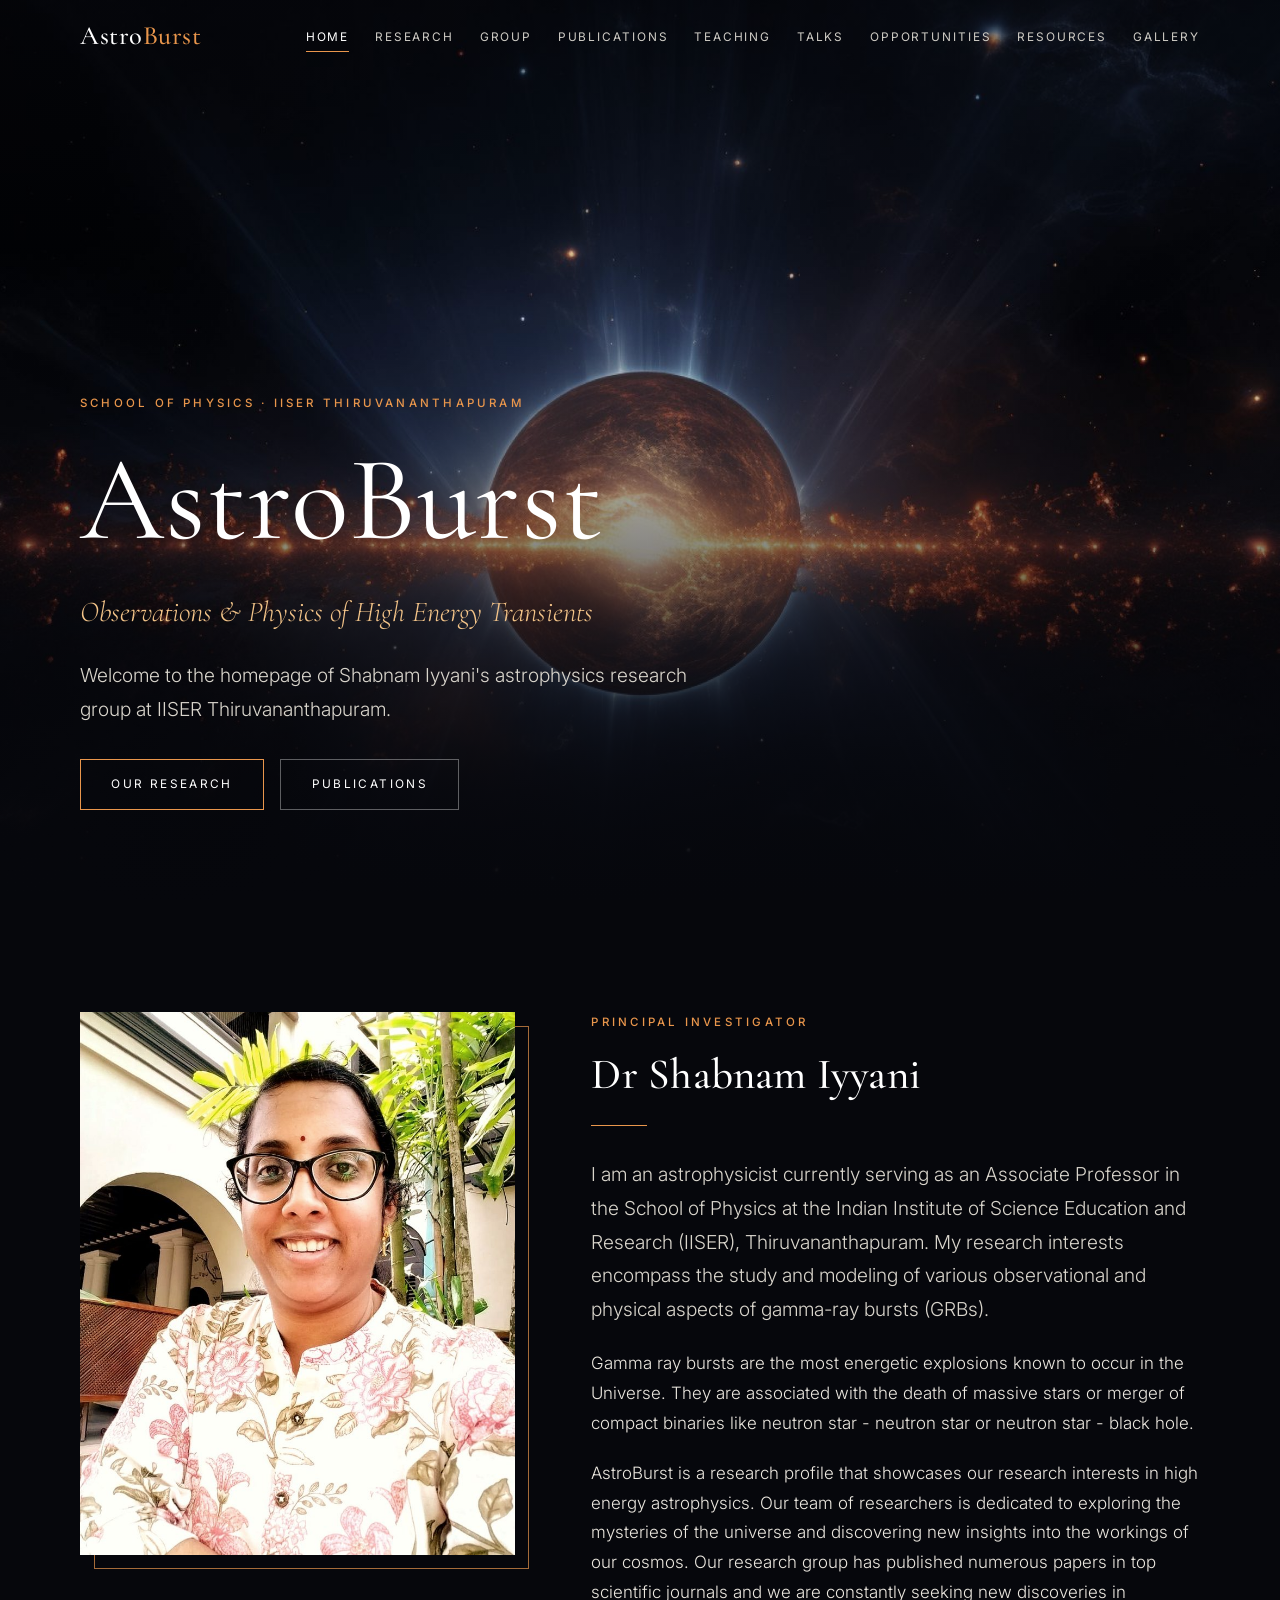
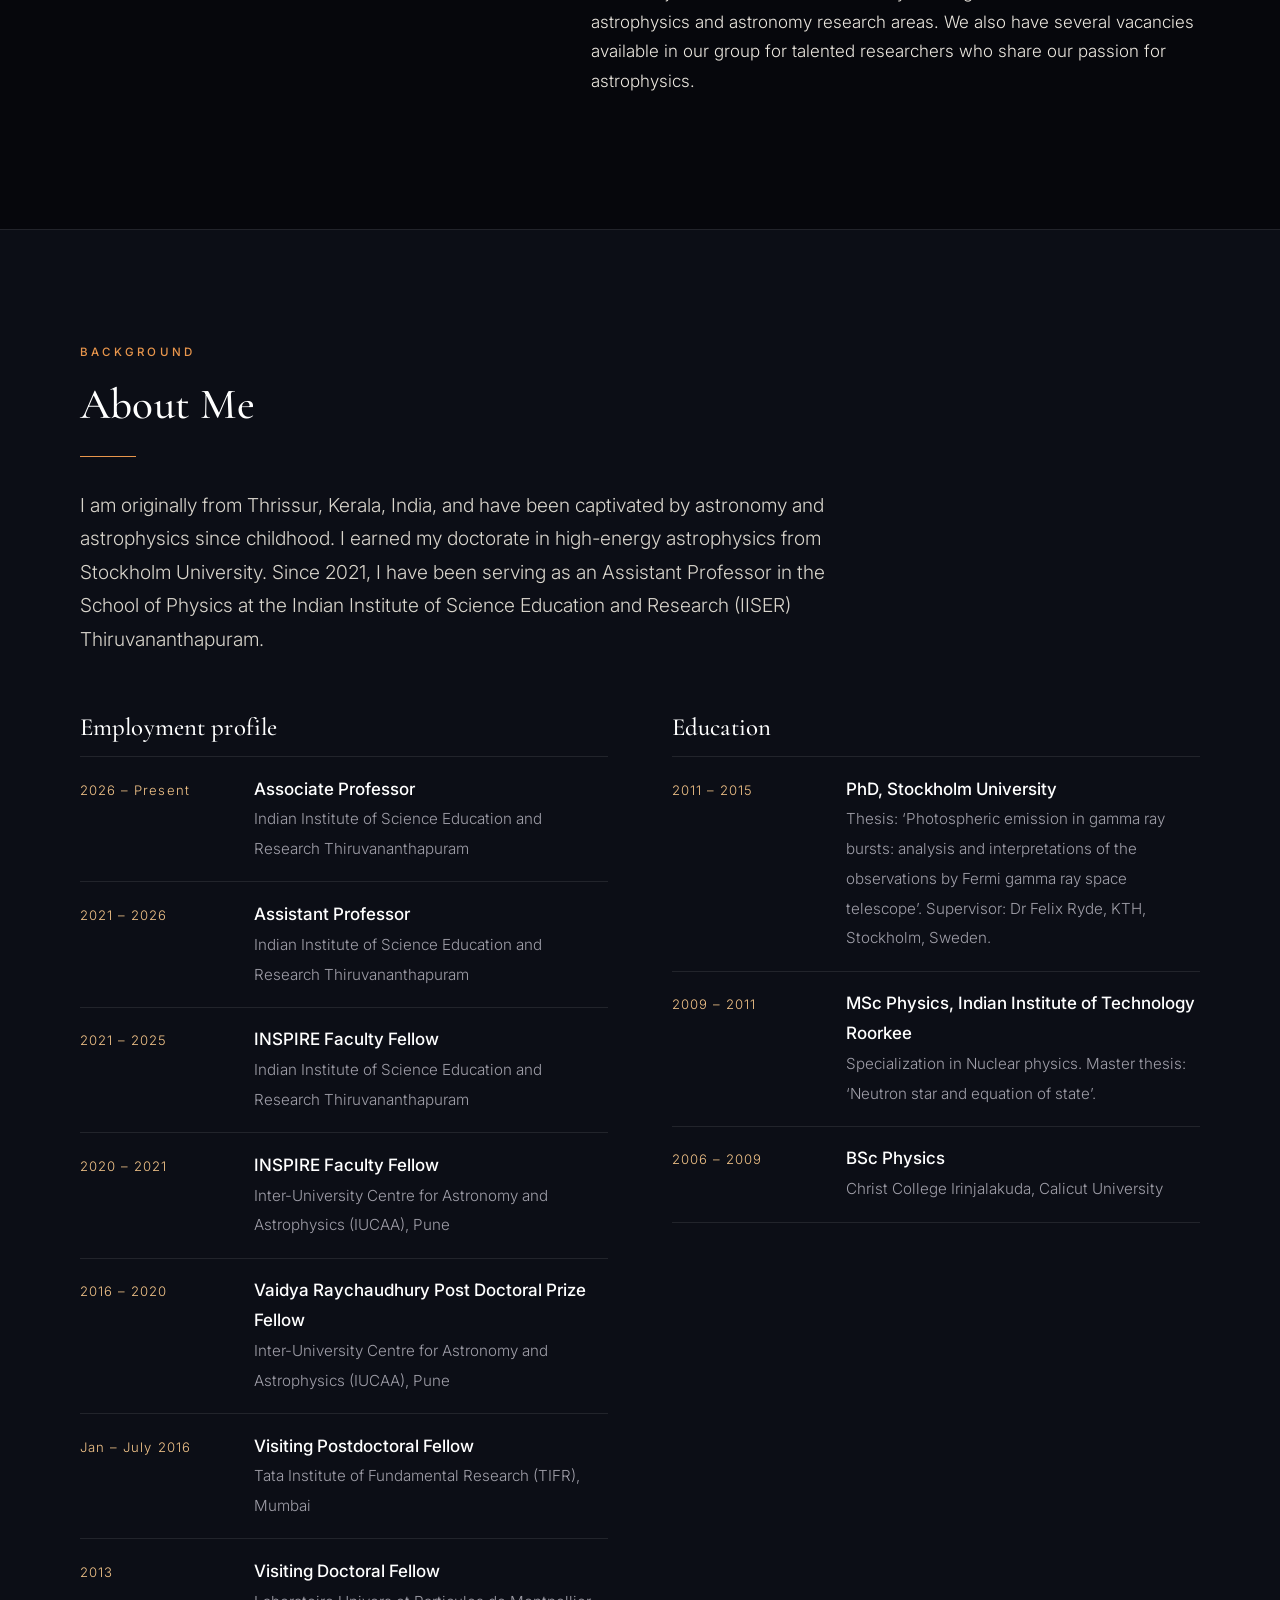
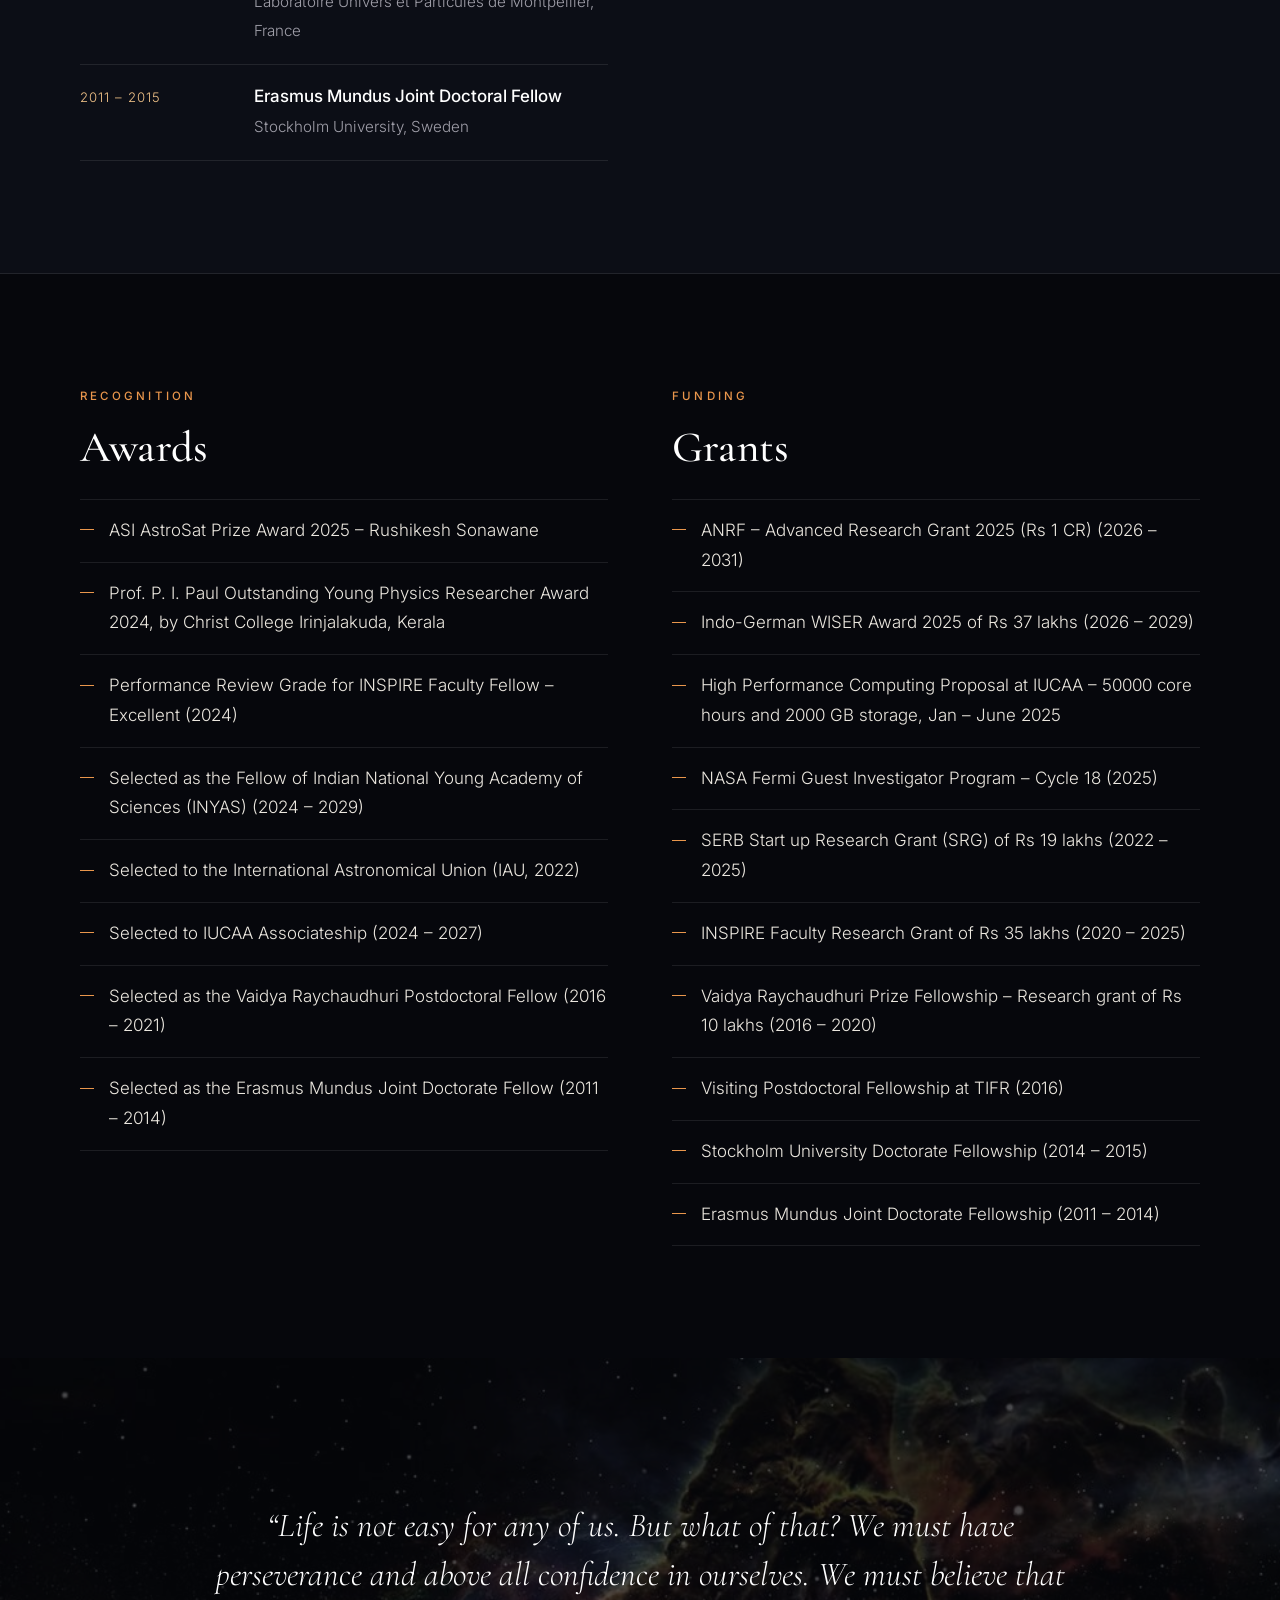
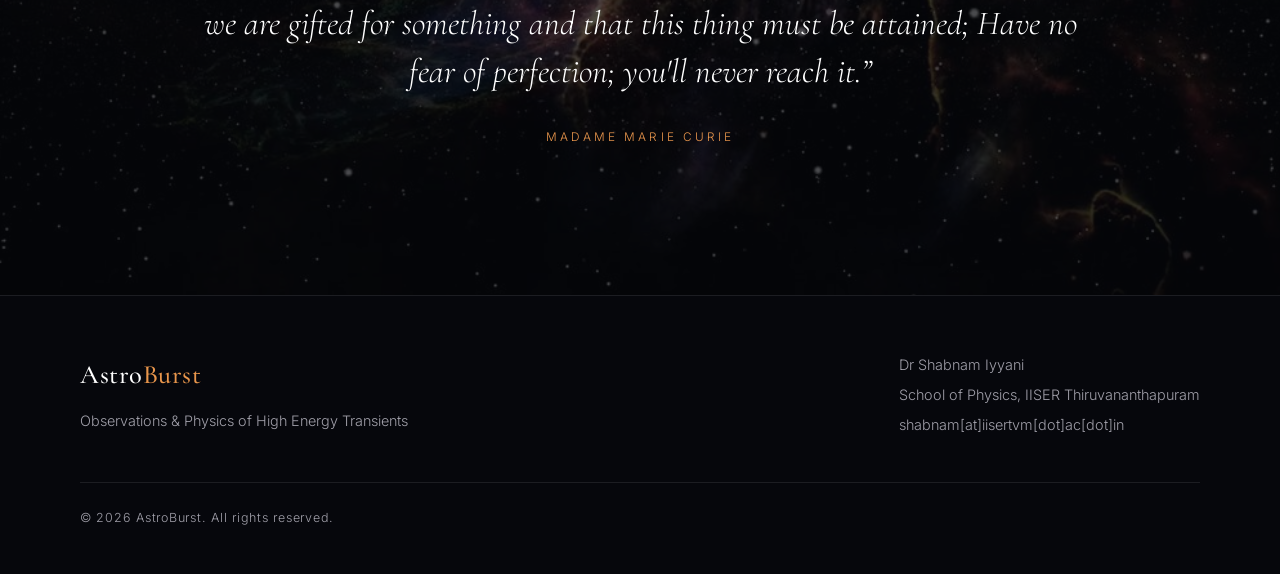
<file: index.html>
<!DOCTYPE html>
<html lang="en">
<head>
  <meta charset="utf-8">
  <meta name="viewport" content="width=device-width, initial-scale=1">
  <title>AstroBurst | Dr Shabnam Iyyani, Gamma-Ray Burst Astrophysics, IISER Thiruvananthapuram</title>
  <meta name="description" content="AstroBurst is Dr Shabnam Iyyani&#x27;s astrophysics research group at IISER Thiruvananthapuram, studying gamma-ray bursts (GRBs) and high energy transients.">
  <meta name="author" content="Dr Shabnam Iyyani">
  <link rel="canonical" href="https://astroburst.org/">
  <link rel="icon" href="favicon.svg" type="image/svg+xml">
  <meta name="theme-color" content="#06070c">
  <meta property="og:type" content="website">
  <meta property="og:site_name" content="AstroBurst">
  <meta property="og:url" content="https://astroburst.org/">
  <meta property="og:title" content="AstroBurst | Dr Shabnam Iyyani, Gamma-Ray Burst Astrophysics, IISER Thiruvananthapuram">
  <meta property="og:description" content="AstroBurst is Dr Shabnam Iyyani&#x27;s astrophysics research group at IISER Thiruvananthapuram, studying gamma-ray bursts (GRBs) and high energy transients.">
  <meta property="og:image" content="https://astroburst.org/assets/img/grb-hero.jpg">
  <meta name="twitter:card" content="summary_large_image">
  <script type="application/ld+json">
  {
    "@context": "https://schema.org",
    "@graph": [
      {
        "@type": "WebSite",
        "@id": "https://astroburst.org/#website",
        "url": "https://astroburst.org/",
        "name": "AstroBurst",
        "description": "Observations and Physics of High Energy Transients",
        "inLanguage": "en"
      },
      {
        "@type": "ResearchOrganization",
        "@id": "https://astroburst.org/#group",
        "name": "AstroBurst",
        "url": "https://astroburst.org/",
        "description": "Astrophysics research group studying gamma-ray bursts at IISER Thiruvananthapuram",
        "parentOrganization": {
          "@type": "CollegeOrUniversity",
          "name": "Indian Institute of Science Education and Research Thiruvananthapuram",
          "url": "https://www.iisertvm.ac.in/"
        },
        "founder": { "@id": "https://astroburst.org/#shabnam-iyyani" }
      },
      {
        "@type": "Person",
        "@id": "https://astroburst.org/#shabnam-iyyani",
        "name": "Shabnam Iyyani",
        "honorificPrefix": "Dr",
        "jobTitle": "Associate Professor",
        "url": "https://astroburst.org/",
        "image": "https://astroburst.org/assets/img/shabnam-iyyani.jpg",
        "affiliation": {
          "@type": "CollegeOrUniversity",
          "name": "Indian Institute of Science Education and Research Thiruvananthapuram",
          "url": "https://www.iisertvm.ac.in/"
        },
        "alumniOf": [
          { "@type": "CollegeOrUniversity", "name": "Stockholm University" },
          { "@type": "CollegeOrUniversity", "name": "Indian Institute of Technology Roorkee" }
        ],
        "knowsAbout": ["Gamma-ray bursts", "High energy astrophysics", "X-ray polarimetry", "Multi-messenger astronomy"]
      }
    ]
  }
  </script>
  <link rel="preconnect" href="https://fonts.googleapis.com">
  <link rel="preconnect" href="https://fonts.gstatic.com" crossorigin>
  <link href="https://fonts.googleapis.com/css2?family=Cormorant+Garamond:ital,wght@0,400;0,500;1,400&amp;family=Inter:wght@300;400;500&amp;display=swap" rel="stylesheet">
  <link rel="stylesheet" href="assets/css/style.css">
</head>
<body>

  <!-- ===== Header (same on every page) ===== -->
  <header class="site-header">
    <div class="wrap nav">
      <a class="brand" href="index.html">Astro<span>Burst</span></a>
      <button class="nav-toggle" aria-label="Menu" aria-expanded="false"><span></span><span></span><span></span></button>
      <nav aria-label="Main">
        <ul class="nav-links">
          <li><a href="index.html" aria-current="page">Home</a></li>
          <li><a href="research.html">Research</a></li>
          <li><a href="group.html">Group</a></li>
          <li><a href="publications.html">Publications</a></li>
          <li><a href="teaching.html">Teaching</a></li>
          <li><a href="talks.html">Talks</a></li>
          <li><a href="opportunities.html">Opportunities</a></li>
          <li><a href="resources.html">Resources</a></li>
          <li><a href="gallery.html">Gallery</a></li>
        </ul>
      </nav>
    </div>
  </header>

  <main>
    <!-- Hero -->
    <section class="hero">
      <div class="wrap">
        <span class="eyebrow">School of Physics &middot; IISER Thiruvananthapuram</span>
        <h1>AstroBurst</h1>
        <p class="tagline">Observations &amp; Physics of High Energy Transients</p>
        <p class="lead">Welcome to the homepage of Shabnam Iyyani's astrophysics research group at IISER Thiruvananthapuram.</p>
        <div class="btns">
          <a class="btn" href="research.html">Our research</a>
          <a class="btn ghost" href="publications.html">Publications</a>
        </div>
      </div>
    </section>

    <!-- Profile -->
    <section>
      <div class="wrap split reveal">
        <div class="portrait">
          <img src="assets/img/shabnam-iyyani.jpg" alt="Dr Shabnam Iyyani" width="800" height="1067">
        </div>
        <div>
          <span class="eyebrow">Principal Investigator</span>
          <h2>Dr Shabnam Iyyani</h2>
          <hr class="rule">
          <p class="lead">I am an astrophysicist currently serving as an Associate Professor in the School of Physics at the Indian Institute of Science Education and Research (IISER), Thiruvananthapuram. My research interests encompass the study and modeling of various observational and physical aspects of gamma-ray bursts (GRBs).</p>
          <p>Gamma ray bursts are the most energetic explosions known to occur in the Universe. They are associated with the death of massive stars or merger of compact binaries like neutron star - neutron star or neutron star - black hole.</p>
          <p>AstroBurst is a research profile that showcases our research interests in high energy astrophysics. Our team of researchers is dedicated to exploring the mysteries of the universe and discovering new insights into the workings of our cosmos. Our research group has published numerous papers in top scientific journals and we are constantly seeking new discoveries in astrophysics and astronomy research areas. We also have several vacancies available in our group for talented researchers who share our passion for astrophysics.</p>
        </div>
      </div>
    </section>

    <!-- About -->
    <section class="alt">
      <div class="wrap reveal">
        <div class="narrow">
          <span class="eyebrow">Background</span>
          <h2>About Me</h2>
          <hr class="rule">
          <p class="lead">I am originally from Thrissur, Kerala, India, and have been captivated by astronomy and astrophysics since childhood. I earned my doctorate in high-energy astrophysics from Stockholm University. Since 2021, I have been serving as an Assistant Professor in the School of Physics at the Indian Institute of Science Education and Research (IISER) Thiruvananthapuram.</p>
        </div>
        <div class="cols-2" style="margin-top:3.5rem">
          <div>
            <h3>Employment profile</h3>
            <ul class="timeline">
            <li><span class="when">2026 – Present</span><div><strong>Associate Professor</strong><span class="where">Indian Institute of Science Education and Research Thiruvananthapuram</span></div></li>
            <li><span class="when">2021 – 2026</span><div><strong>Assistant Professor</strong><span class="where">Indian Institute of Science Education and Research Thiruvananthapuram</span></div></li>
            <li><span class="when">2021 – 2025</span><div><strong>INSPIRE Faculty Fellow</strong><span class="where">Indian Institute of Science Education and Research Thiruvananthapuram</span></div></li>
            <li><span class="when">2020 – 2021</span><div><strong>INSPIRE Faculty Fellow</strong><span class="where">Inter-University Centre for Astronomy and Astrophysics (IUCAA), Pune</span></div></li>
            <li><span class="when">2016 – 2020</span><div><strong>Vaidya Raychaudhury Post Doctoral Prize Fellow</strong><span class="where">Inter-University Centre for Astronomy and Astrophysics (IUCAA), Pune</span></div></li>
            <li><span class="when">Jan – July 2016</span><div><strong>Visiting Postdoctoral Fellow</strong><span class="where">Tata Institute of Fundamental Research (TIFR), Mumbai</span></div></li>
            <li><span class="when">2013</span><div><strong>Visiting Doctoral Fellow</strong><span class="where">Laboratoire Univers et Particules de Montpellier, France</span></div></li>
            <li><span class="when">2011 – 2015</span><div><strong>Erasmus Mundus Joint Doctoral Fellow</strong><span class="where">Stockholm University, Sweden</span></div></li>
          </ul>
          </div>
          <div>
            <h3>Education</h3>
            <ul class="timeline">
            <li><span class="when">2011 – 2015</span><div><strong>PhD, Stockholm University</strong><span class="where">Thesis: &lsquo;Photospheric emission in gamma ray bursts: analysis and interpretations of the observations by Fermi gamma ray space telescope&rsquo;. Supervisor: Dr Felix Ryde, KTH, Stockholm, Sweden.</span></div></li>
            <li><span class="when">2009 – 2011</span><div><strong>MSc Physics, Indian Institute of Technology Roorkee</strong><span class="where">Specialization in Nuclear physics. Master thesis: &lsquo;Neutron star and equation of state&rsquo;.</span></div></li>
            <li><span class="when">2006 – 2009</span><div><strong>BSc Physics</strong><span class="where">Christ College Irinjalakuda, Calicut University</span></div></li>
          </ul>
          </div>
        </div>
      </div>
    </section>

    <!-- Awards and grants -->
    <section>
      <div class="wrap cols-2 reveal">
        <div>
          <span class="eyebrow">Recognition</span>
          <h2>Awards</h2>
          <ul class="list dash">
            <li>ASI AstroSat Prize Award 2025 &ndash; Rushikesh Sonawane</li>
            <li>Prof. P. I. Paul Outstanding Young Physics Researcher Award 2024, by Christ College Irinjalakuda, Kerala</li>
            <li>Performance Review Grade for INSPIRE Faculty Fellow &ndash; Excellent (2024)</li>
            <li>Selected as the Fellow of Indian National Young Academy of Sciences (INYAS) (2024 &ndash; 2029)</li>
            <li>Selected to the International Astronomical Union (IAU, 2022)</li>
            <li>Selected to IUCAA Associateship (2024 &ndash; 2027)</li>
            <li>Selected as the Vaidya Raychaudhuri Postdoctoral Fellow (2016 &ndash; 2021)</li>
            <li>Selected as the Erasmus Mundus Joint Doctorate Fellow (2011 &ndash; 2014)</li>
          </ul>
        </div>
        <div>
          <span class="eyebrow">Funding</span>
          <h2>Grants</h2>
          <ul class="list dash">
            <li>ANRF &ndash; Advanced Research Grant 2025 (Rs 1 CR) (2026 &ndash; 2031)</li>
            <li>Indo-German WISER Award 2025 of Rs 37 lakhs (2026 &ndash; 2029)</li>
            <li>High Performance Computing Proposal at IUCAA &ndash; 50000 core hours and 2000 GB storage, Jan &ndash; June 2025</li>
            <li>NASA Fermi Guest Investigator Program &ndash; Cycle 18 (2025)</li>
            <li>SERB Start up Research Grant (SRG) of Rs 19 lakhs (2022 &ndash; 2025)</li>
            <li>INSPIRE Faculty Research Grant of Rs 35 lakhs (2020 &ndash; 2025)</li>
            <li>Vaidya Raychaudhuri Prize Fellowship &ndash; Research grant of Rs 10 lakhs (2016 &ndash; 2020)</li>
            <li>Visiting Postdoctoral Fellowship at TIFR (2016)</li>
            <li>Stockholm University Doctorate Fellowship (2014 &ndash; 2015)</li>
            <li>Erasmus Mundus Joint Doctorate Fellowship (2011 &ndash; 2014)</li>
          </ul>
        </div>
      </div>
    </section>

    <!-- Quote -->
    <section class="quote">
      <div class="wrap reveal">
        <blockquote>&ldquo;Life is not easy for any of us. But what of that? We must have perseverance and above all confidence in ourselves. We must believe that we are gifted for something and that this thing must be attained; Have no fear of perfection; you'll never reach it.&rdquo;</blockquote>
        <cite>Madame Marie Curie</cite>
      </div>
    </section>
  </main>

  <!-- ===== Footer (same on every page) ===== -->
  <footer class="site-footer">
    <div class="wrap">
      <div class="cols">
        <div>
          <a class="brand" href="index.html">Astro<span>Burst</span></a>
          <p>Observations &amp; Physics of High Energy Transients</p>
        </div>
        <div>
          <p>Dr Shabnam Iyyani</p>
          <p>School of Physics, IISER Thiruvananthapuram</p>
          <p>shabnam[at]iisertvm[dot]ac[dot]in</p>
        </div>
      </div>
      <p class="copy">&copy; 2026 AstroBurst. All rights reserved.</p>
    </div>
  </footer>

  <script src="assets/js/main.js"></script>
</body>
</html>
</file>
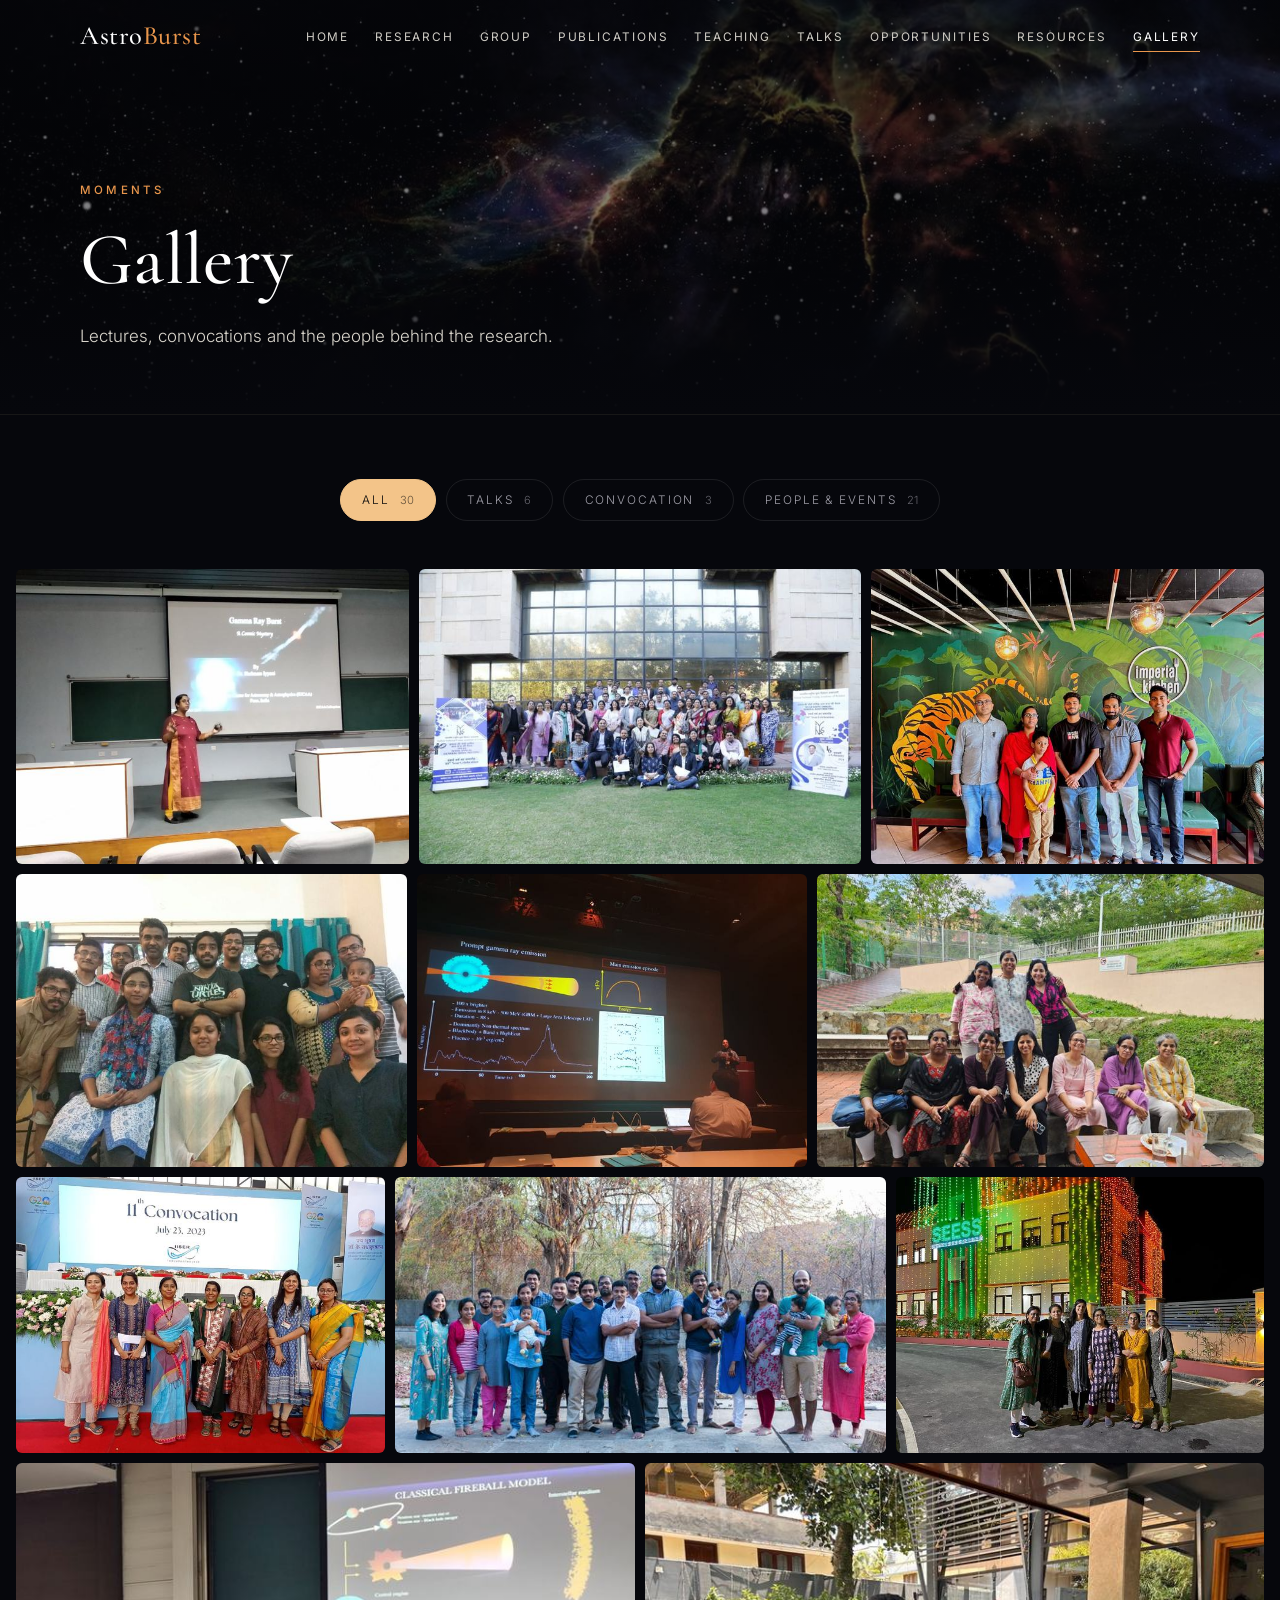
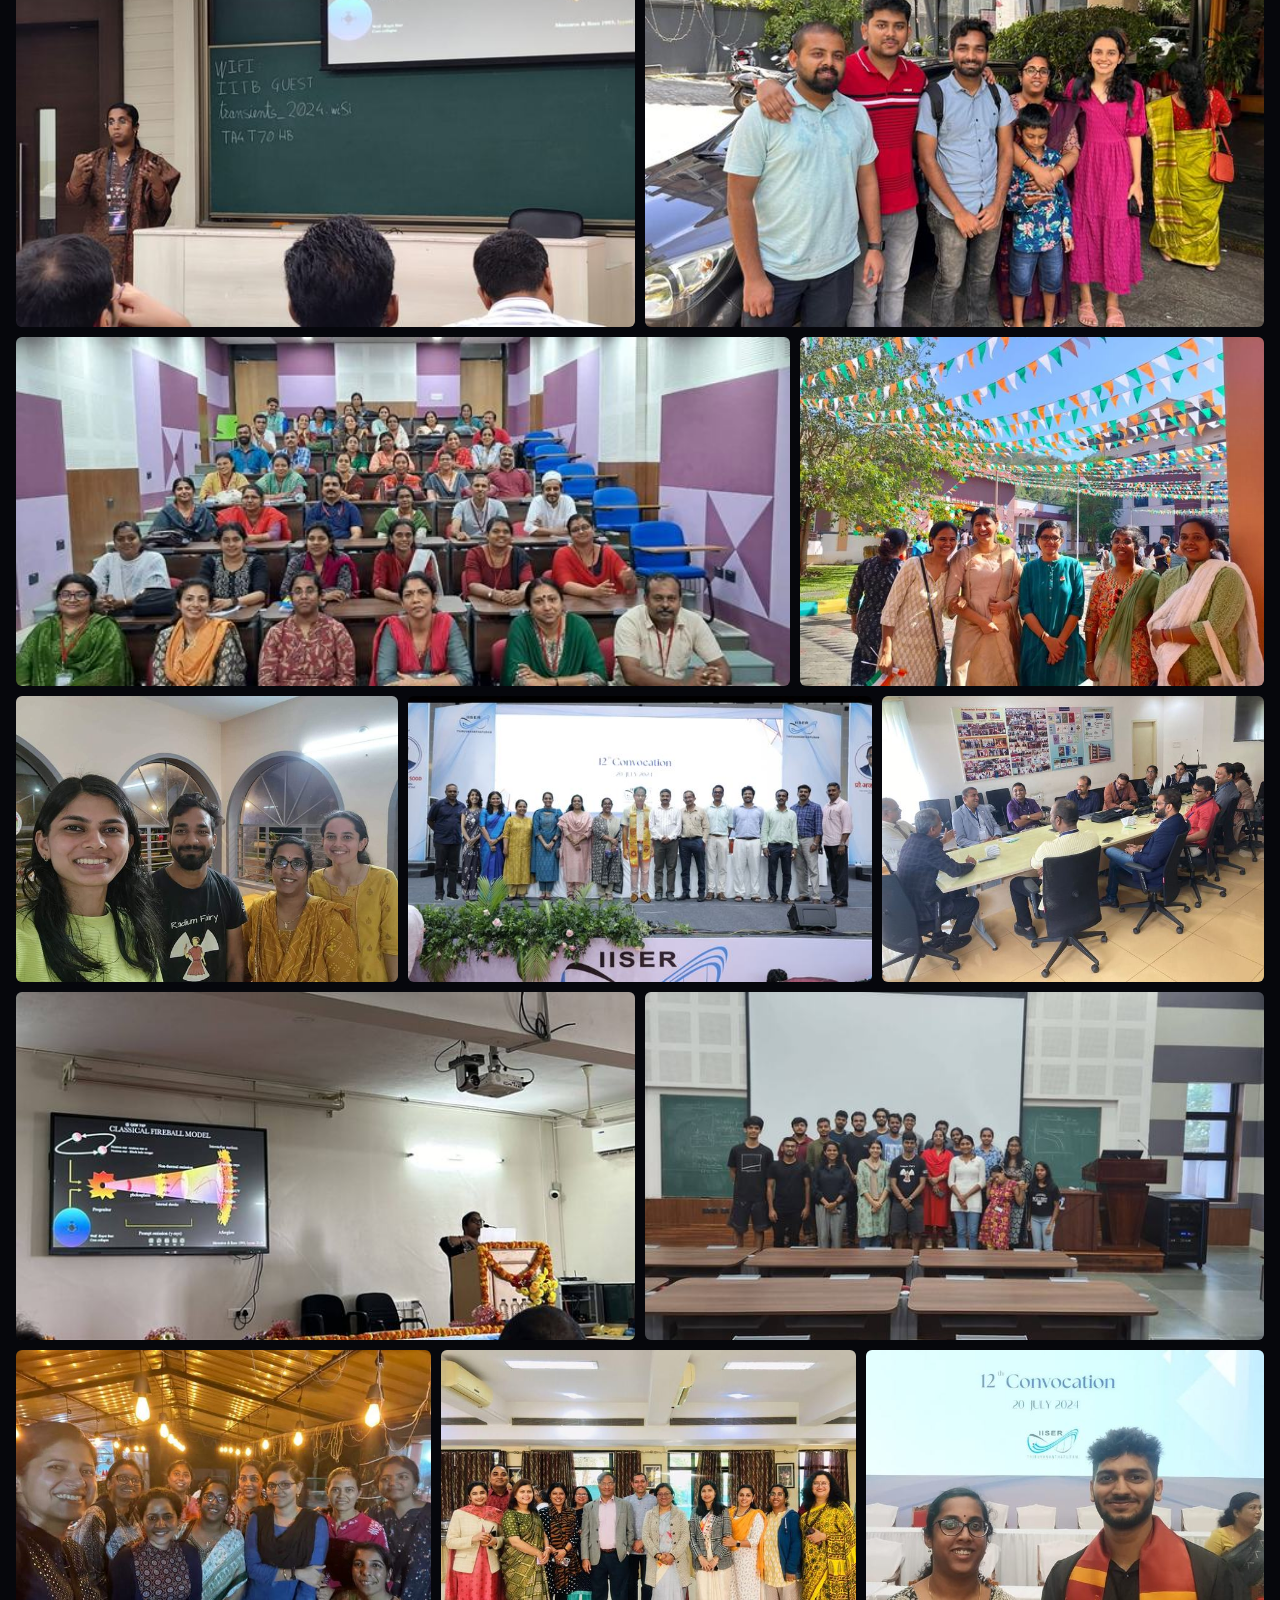
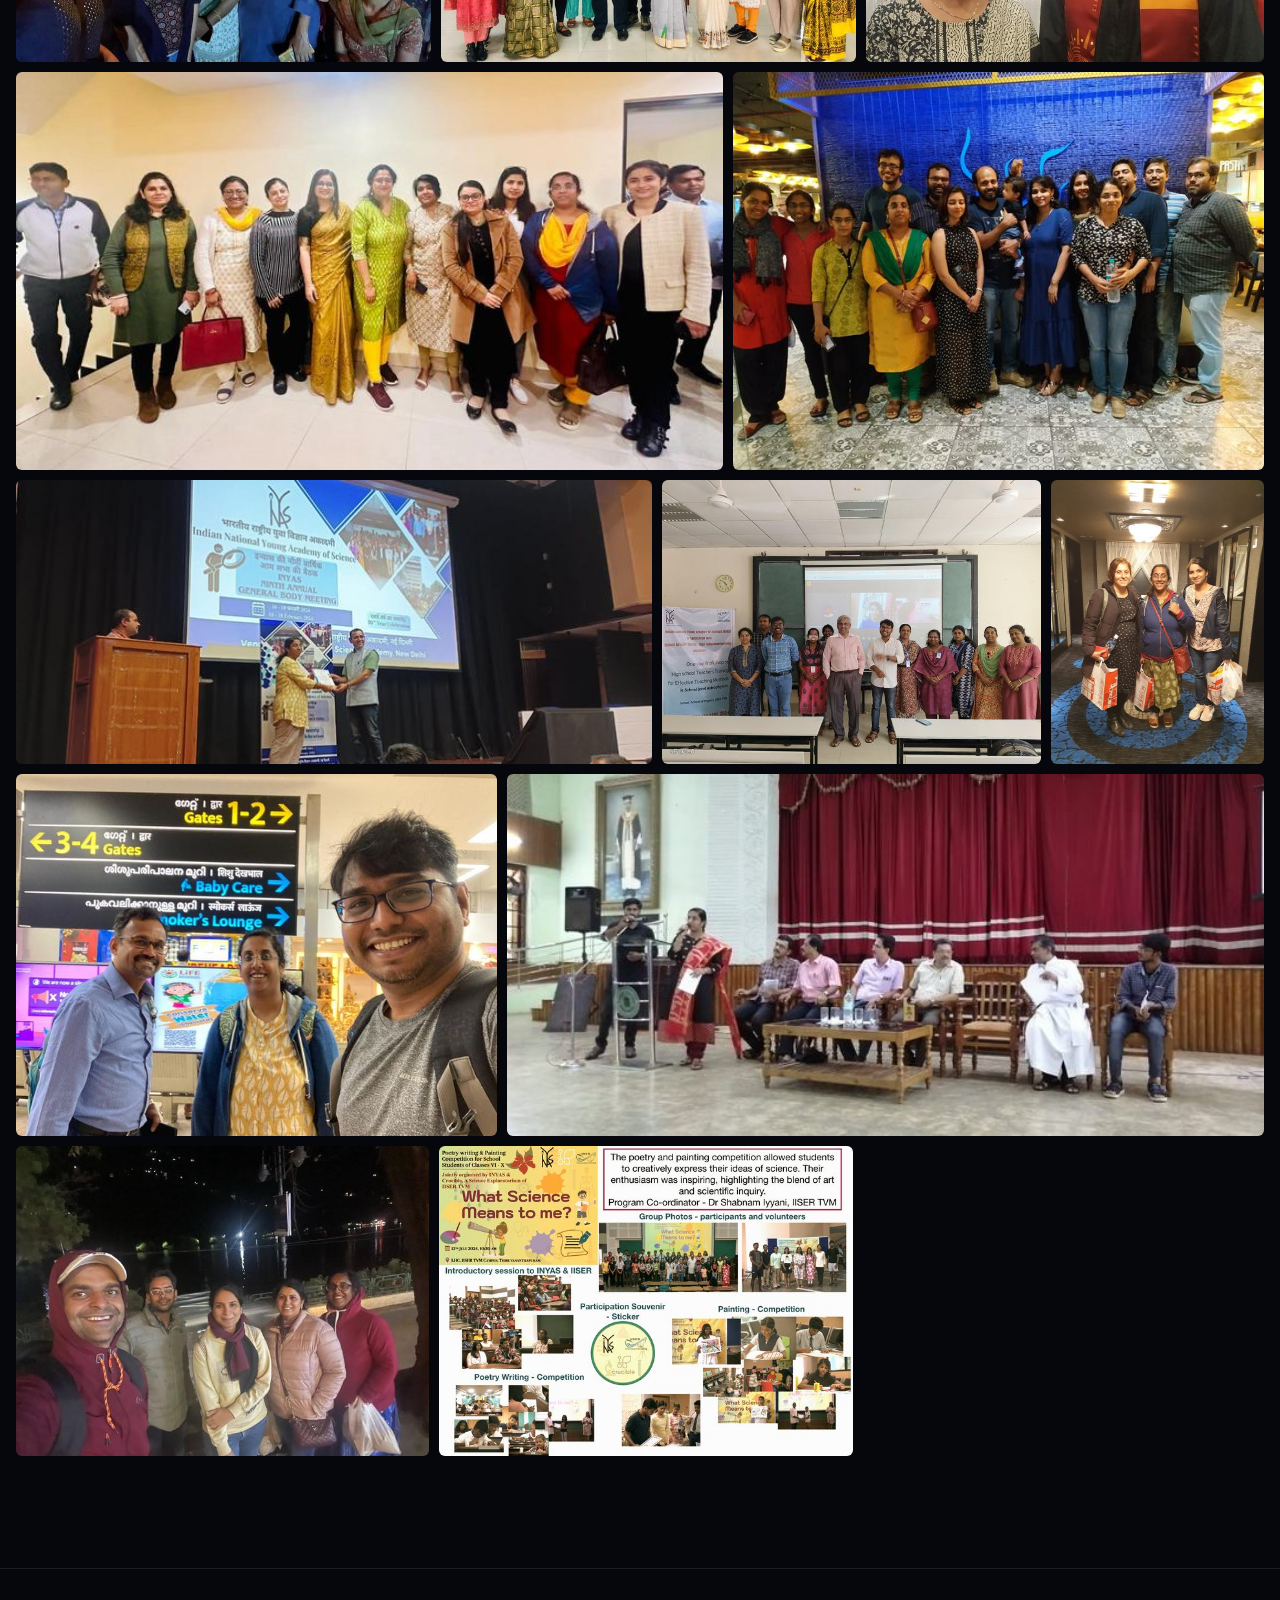
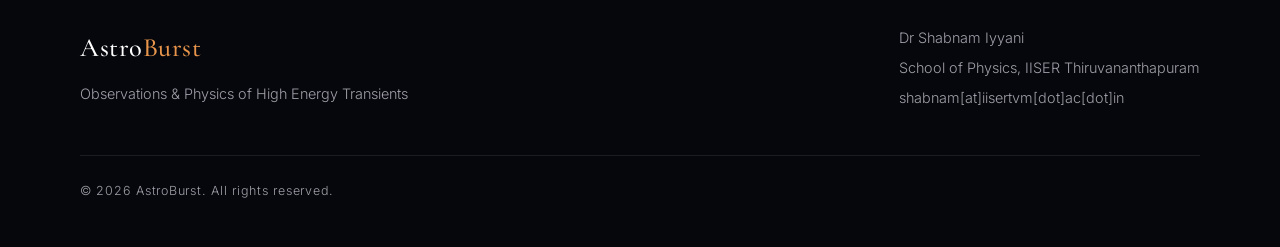
<file: gallery.html>
<!DOCTYPE html>
<html lang="en">
<head>
  <meta charset="utf-8">
  <meta name="viewport" content="width=device-width, initial-scale=1">
  <title>Gallery | AstroBurst, IISER Thiruvananthapuram</title>
  <meta name="description" content="Photographs of the AstroBurst research group at IISER Thiruvananthapuram: conferences, outreach and group events.">
  <meta name="author" content="Dr Shabnam Iyyani">
  <link rel="canonical" href="https://astroburst.org/gallery.html">
  <link rel="icon" href="favicon.svg" type="image/svg+xml">
  <meta name="theme-color" content="#06070c">
  <meta property="og:type" content="website">
  <meta property="og:site_name" content="AstroBurst">
  <meta property="og:url" content="https://astroburst.org/gallery.html">
  <meta property="og:title" content="Gallery | AstroBurst, IISER Thiruvananthapuram">
  <meta property="og:description" content="Photographs of the AstroBurst research group at IISER Thiruvananthapuram: conferences, outreach and group events.">
  <meta property="og:image" content="https://astroburst.org/assets/img/grb-hero.jpg">
  <meta name="twitter:card" content="summary_large_image">
  <link rel="preconnect" href="https://fonts.googleapis.com">
  <link rel="preconnect" href="https://fonts.gstatic.com" crossorigin>
  <link href="https://fonts.googleapis.com/css2?family=Cormorant+Garamond:ital,wght@0,400;0,500;1,400&amp;family=Inter:wght@300;400;500&amp;display=swap" rel="stylesheet">
  <link rel="stylesheet" href="assets/css/style.css">
</head>
<body>

  <!-- ===== Header (same on every page) ===== -->
  <header class="site-header">
    <div class="wrap nav">
      <a class="brand" href="index.html">Astro<span>Burst</span></a>
      <button class="nav-toggle" aria-label="Menu" aria-expanded="false"><span></span><span></span><span></span></button>
      <nav aria-label="Main">
        <ul class="nav-links">
          <li><a href="index.html">Home</a></li>
          <li><a href="research.html">Research</a></li>
          <li><a href="group.html">Group</a></li>
          <li><a href="publications.html">Publications</a></li>
          <li><a href="teaching.html">Teaching</a></li>
          <li><a href="talks.html">Talks</a></li>
          <li><a href="opportunities.html">Opportunities</a></li>
          <li><a href="resources.html">Resources</a></li>
          <li><a href="gallery.html" aria-current="page">Gallery</a></li>
        </ul>
      </nav>
    </div>
  </header>

  <main>
    <section class="banner">
      <div class="wrap">
        <span class="eyebrow">Moments</span>
        <h1>Gallery</h1>
        <p>Lectures, convocations and the people behind the research.</p>
      </div>
    </section>

    <section class="gallery-section">
      <div class="wrap wide">
        <div class="gbar">
          <button class="gchip on" data-cat="all">All <small>30</small></button><button class="gchip" data-cat="talks">Talks <small>6</small></button><button class="gchip" data-cat="convocation">Convocation <small>3</small></button><button class="gchip" data-cat="people">People & events <small>21</small></button>
        </div>
        <!-- To add a photo: put photo-NN.jpg and thumb-NN.jpg in assets/img/gallery, copy one <a class="tile"> line,
             set --r to the photo's width divided by its height, and data-cat to talks, convocation or people. -->
        <div class="gallery">
          <a class="tile" href="assets/img/gallery/photo-30.jpg" data-cat="talks" style="--r:1.333"><img src="assets/img/gallery/thumb-30.jpg" alt="AstroBurst research group, IISER Thiruvananthapuram: talks, photograph 1" width="640" height="480" loading="lazy"><span class="tile-meta"><span>Talks</span><b>01</b></span></a>
          <a class="tile" href="assets/img/gallery/photo-16.jpg" data-cat="people" style="--r:1.501"><img src="assets/img/gallery/thumb-16.jpg" alt="AstroBurst research group, IISER Thiruvananthapuram: people & events, photograph 2" width="640" height="426" loading="lazy"><span class="tile-meta"><span>People & events</span><b>02</b></span></a>
          <a class="tile" href="assets/img/gallery/photo-02.jpg" data-cat="people" style="--r:1.333"><img src="assets/img/gallery/thumb-02.jpg" alt="AstroBurst research group, IISER Thiruvananthapuram: people & events, photograph 3" width="640" height="480" loading="lazy"><span class="tile-meta"><span>People & events</span><b>03</b></span></a>
          <a class="tile" href="assets/img/gallery/photo-12.jpg" data-cat="people" style="--r:1.333"><img src="assets/img/gallery/thumb-12.jpg" alt="AstroBurst research group, IISER Thiruvananthapuram: people & events, photograph 4" width="640" height="480" loading="lazy"><span class="tile-meta"><span>People & events</span><b>04</b></span></a>
          <a class="tile" href="assets/img/gallery/photo-25.jpg" data-cat="talks" style="--r:1.333"><img src="assets/img/gallery/thumb-25.jpg" alt="AstroBurst research group, IISER Thiruvananthapuram: talks, photograph 5" width="640" height="480" loading="lazy"><span class="tile-meta"><span>Talks</span><b>05</b></span></a>
          <a class="tile" href="assets/img/gallery/photo-06.jpg" data-cat="people" style="--r:1.524"><img src="assets/img/gallery/thumb-06.jpg" alt="AstroBurst research group, IISER Thiruvananthapuram: people & events, photograph 6" width="640" height="420" loading="lazy"><span class="tile-meta"><span>People & events</span><b>06</b></span></a>
          <a class="tile" href="assets/img/gallery/photo-19.jpg" data-cat="convocation" style="--r:1.338"><img src="assets/img/gallery/thumb-19.jpg" alt="AstroBurst research group, IISER Thiruvananthapuram: convocation, photograph 7" width="640" height="478" loading="lazy"><span class="tile-meta"><span>Convocation</span><b>07</b></span></a>
          <a class="tile" href="assets/img/gallery/photo-14.jpg" data-cat="people" style="--r:1.778"><img src="assets/img/gallery/thumb-14.jpg" alt="AstroBurst research group, IISER Thiruvananthapuram: people & events, photograph 8" width="640" height="360" loading="lazy"><span class="tile-meta"><span>People & events</span><b>08</b></span></a>
          <a class="tile" href="assets/img/gallery/photo-09.jpg" data-cat="people" style="--r:1.333"><img src="assets/img/gallery/thumb-09.jpg" alt="AstroBurst research group, IISER Thiruvananthapuram: people & events, photograph 9" width="640" height="480" loading="lazy"><span class="tile-meta"><span>People & events</span><b>09</b></span></a>
          <a class="tile" href="assets/img/gallery/photo-03.jpg" data-cat="talks" style="--r:1.333"><img src="assets/img/gallery/thumb-03.jpg" alt="AstroBurst research group, IISER Thiruvananthapuram: talks, photograph 10" width="640" height="480" loading="lazy"><span class="tile-meta"><span>Talks</span><b>10</b></span></a>
          <a class="tile" href="assets/img/gallery/photo-01.jpg" data-cat="people" style="--r:1.333"><img src="assets/img/gallery/thumb-01.jpg" alt="AstroBurst research group, IISER Thiruvananthapuram: people & events, photograph 11" width="640" height="480" loading="lazy"><span class="tile-meta"><span>People & events</span><b>11</b></span></a>
          <a class="tile" href="assets/img/gallery/photo-22.jpg" data-cat="people" style="--r:2.222"><img src="assets/img/gallery/thumb-22.jpg" alt="AstroBurst research group, IISER Thiruvananthapuram: people & events, photograph 12" width="640" height="288" loading="lazy"><span class="tile-meta"><span>People & events</span><b>12</b></span></a>
          <a class="tile" href="assets/img/gallery/photo-20.jpg" data-cat="people" style="--r:1.333"><img src="assets/img/gallery/thumb-20.jpg" alt="AstroBurst research group, IISER Thiruvananthapuram: people & events, photograph 13" width="640" height="480" loading="lazy"><span class="tile-meta"><span>People & events</span><b>13</b></span></a>
          <a class="tile" href="assets/img/gallery/photo-21.jpg" data-cat="people" style="--r:1.333"><img src="assets/img/gallery/thumb-21.jpg" alt="AstroBurst research group, IISER Thiruvananthapuram: people & events, photograph 14" width="640" height="480" loading="lazy"><span class="tile-meta"><span>People & events</span><b>14</b></span></a>
          <a class="tile" href="assets/img/gallery/photo-29.jpg" data-cat="convocation" style="--r:1.617"><img src="assets/img/gallery/thumb-29.jpg" alt="AstroBurst research group, IISER Thiruvananthapuram: convocation, photograph 15" width="640" height="396" loading="lazy"><span class="tile-meta"><span>Convocation</span><b>15</b></span></a>
          <a class="tile" href="assets/img/gallery/photo-11.jpg" data-cat="people" style="--r:1.333"><img src="assets/img/gallery/thumb-11.jpg" alt="AstroBurst research group, IISER Thiruvananthapuram: people & events, photograph 16" width="640" height="480" loading="lazy"><span class="tile-meta"><span>People & events</span><b>16</b></span></a>
          <a class="tile" href="assets/img/gallery/photo-08.jpg" data-cat="talks" style="--r:1.778"><img src="assets/img/gallery/thumb-08.jpg" alt="AstroBurst research group, IISER Thiruvananthapuram: talks, photograph 17" width="640" height="360" loading="lazy"><span class="tile-meta"><span>Talks</span><b>17</b></span></a>
          <a class="tile" href="assets/img/gallery/photo-10.jpg" data-cat="people" style="--r:1.778"><img src="assets/img/gallery/thumb-10.jpg" alt="AstroBurst research group, IISER Thiruvananthapuram: people & events, photograph 18" width="640" height="360" loading="lazy"><span class="tile-meta"><span>People & events</span><b>18</b></span></a>
          <a class="tile" href="assets/img/gallery/photo-15.jpg" data-cat="people" style="--r:1.333"><img src="assets/img/gallery/thumb-15.jpg" alt="AstroBurst research group, IISER Thiruvananthapuram: people & events, photograph 19" width="640" height="480" loading="lazy"><span class="tile-meta"><span>People & events</span><b>19</b></span></a>
          <a class="tile" href="assets/img/gallery/photo-24.jpg" data-cat="people" style="--r:1.333"><img src="assets/img/gallery/thumb-24.jpg" alt="AstroBurst research group, IISER Thiruvananthapuram: people & events, photograph 20" width="640" height="480" loading="lazy"><span class="tile-meta"><span>People & events</span><b>20</b></span></a>
          <a class="tile" href="assets/img/gallery/photo-04.jpg" data-cat="convocation" style="--r:1.279"><img src="assets/img/gallery/thumb-04.jpg" alt="AstroBurst research group, IISER Thiruvananthapuram: convocation, photograph 21" width="640" height="500" loading="lazy"><span class="tile-meta"><span>Convocation</span><b>21</b></span></a>
          <a class="tile" href="assets/img/gallery/photo-18.jpg" data-cat="people" style="--r:1.773"><img src="assets/img/gallery/thumb-18.jpg" alt="AstroBurst research group, IISER Thiruvananthapuram: people & events, photograph 22" width="640" height="361" loading="lazy"><span class="tile-meta"><span>People & events</span><b>22</b></span></a>
          <a class="tile" href="assets/img/gallery/photo-27.jpg" data-cat="people" style="--r:1.333"><img src="assets/img/gallery/thumb-27.jpg" alt="AstroBurst research group, IISER Thiruvananthapuram: people & events, photograph 23" width="640" height="480" loading="lazy"><span class="tile-meta"><span>People & events</span><b>23</b></span></a>
          <a class="tile" href="assets/img/gallery/photo-07.jpg" data-cat="talks" style="--r:2.238"><img src="assets/img/gallery/thumb-07.jpg" alt="AstroBurst research group, IISER Thiruvananthapuram: talks, photograph 24" width="640" height="286" loading="lazy"><span class="tile-meta"><span>Talks</span><b>24</b></span></a>
          <a class="tile" href="assets/img/gallery/photo-13.jpg" data-cat="people" style="--r:1.333"><img src="assets/img/gallery/thumb-13.jpg" alt="AstroBurst research group, IISER Thiruvananthapuram: people & events, photograph 25" width="640" height="480" loading="lazy"><span class="tile-meta"><span>People & events</span><b>25</b></span></a>
          <a class="tile" href="assets/img/gallery/photo-17.jpg" data-cat="people" style="--r:0.750"><img src="assets/img/gallery/thumb-17.jpg" alt="AstroBurst research group, IISER Thiruvananthapuram: people & events, photograph 26" width="640" height="853" loading="lazy"><span class="tile-meta"><span>People & events</span><b>26</b></span></a>
          <a class="tile" href="assets/img/gallery/photo-23.jpg" data-cat="people" style="--r:1.331"><img src="assets/img/gallery/thumb-23.jpg" alt="AstroBurst research group, IISER Thiruvananthapuram: people & events, photograph 27" width="640" height="481" loading="lazy"><span class="tile-meta"><span>People & events</span><b>27</b></span></a>
          <a class="tile" href="assets/img/gallery/photo-26.jpg" data-cat="talks" style="--r:2.092"><img src="assets/img/gallery/thumb-26.jpg" alt="AstroBurst research group, IISER Thiruvananthapuram: talks, photograph 28" width="640" height="306" loading="lazy"><span class="tile-meta"><span>Talks</span><b>28</b></span></a>
          <a class="tile" href="assets/img/gallery/photo-28.jpg" data-cat="people" style="--r:1.333"><img src="assets/img/gallery/thumb-28.jpg" alt="AstroBurst research group, IISER Thiruvananthapuram: people & events, photograph 29" width="640" height="480" loading="lazy"><span class="tile-meta"><span>People & events</span><b>29</b></span></a>
          <a class="tile" href="assets/img/gallery/photo-05.jpg" data-cat="people" style="--r:1.333"><img src="assets/img/gallery/thumb-05.jpg" alt="AstroBurst research group, IISER Thiruvananthapuram: people & events, photograph 30" width="640" height="480" loading="lazy"><span class="tile-meta"><span>People & events</span><b>30</b></span></a>
        </div>
      </div>
    </section>
  </main>

  <!-- ===== Footer (same on every page) ===== -->
  <footer class="site-footer">
    <div class="wrap">
      <div class="cols">
        <div>
          <a class="brand" href="index.html">Astro<span>Burst</span></a>
          <p>Observations &amp; Physics of High Energy Transients</p>
        </div>
        <div>
          <p>Dr Shabnam Iyyani</p>
          <p>School of Physics, IISER Thiruvananthapuram</p>
          <p>shabnam[at]iisertvm[dot]ac[dot]in</p>
        </div>
      </div>
      <p class="copy">&copy; 2026 AstroBurst. All rights reserved.</p>
    </div>
  </footer>

  <div class="lightbox" role="dialog" aria-modal="true" aria-label="Photo viewer">
    <div class="lb-top"><span class="lb-count"></span><span class="lb-cat"></span><button class="lb-close" aria-label="Close">&times;</button></div>
    <button class="lb-nav lb-prev" aria-label="Previous photo">&lsaquo;</button>
    <figure class="lb-stage"><img alt=""></figure>
    <button class="lb-nav lb-next" aria-label="Next photo">&rsaquo;</button>
    <div class="lb-strip"></div>
  </div>
  <script src="assets/js/main.js"></script>
</body>
</html>
</file>
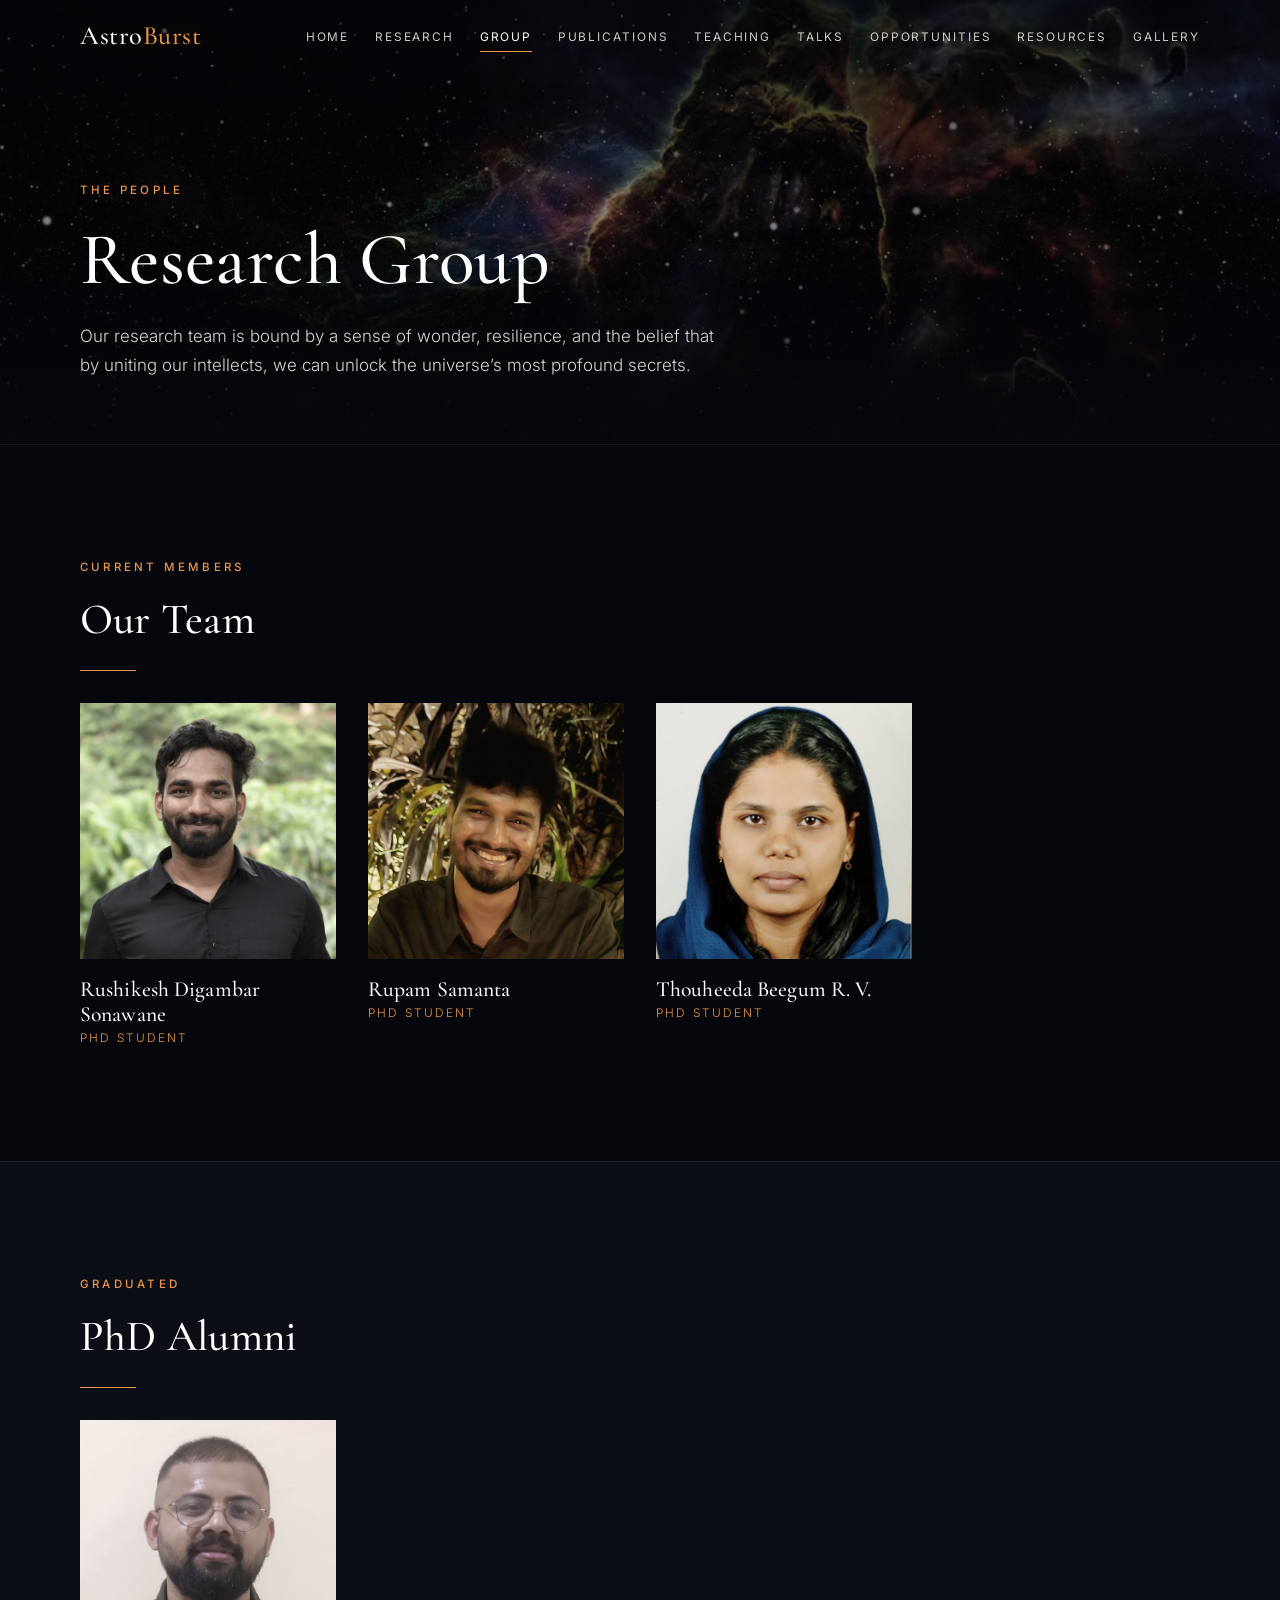
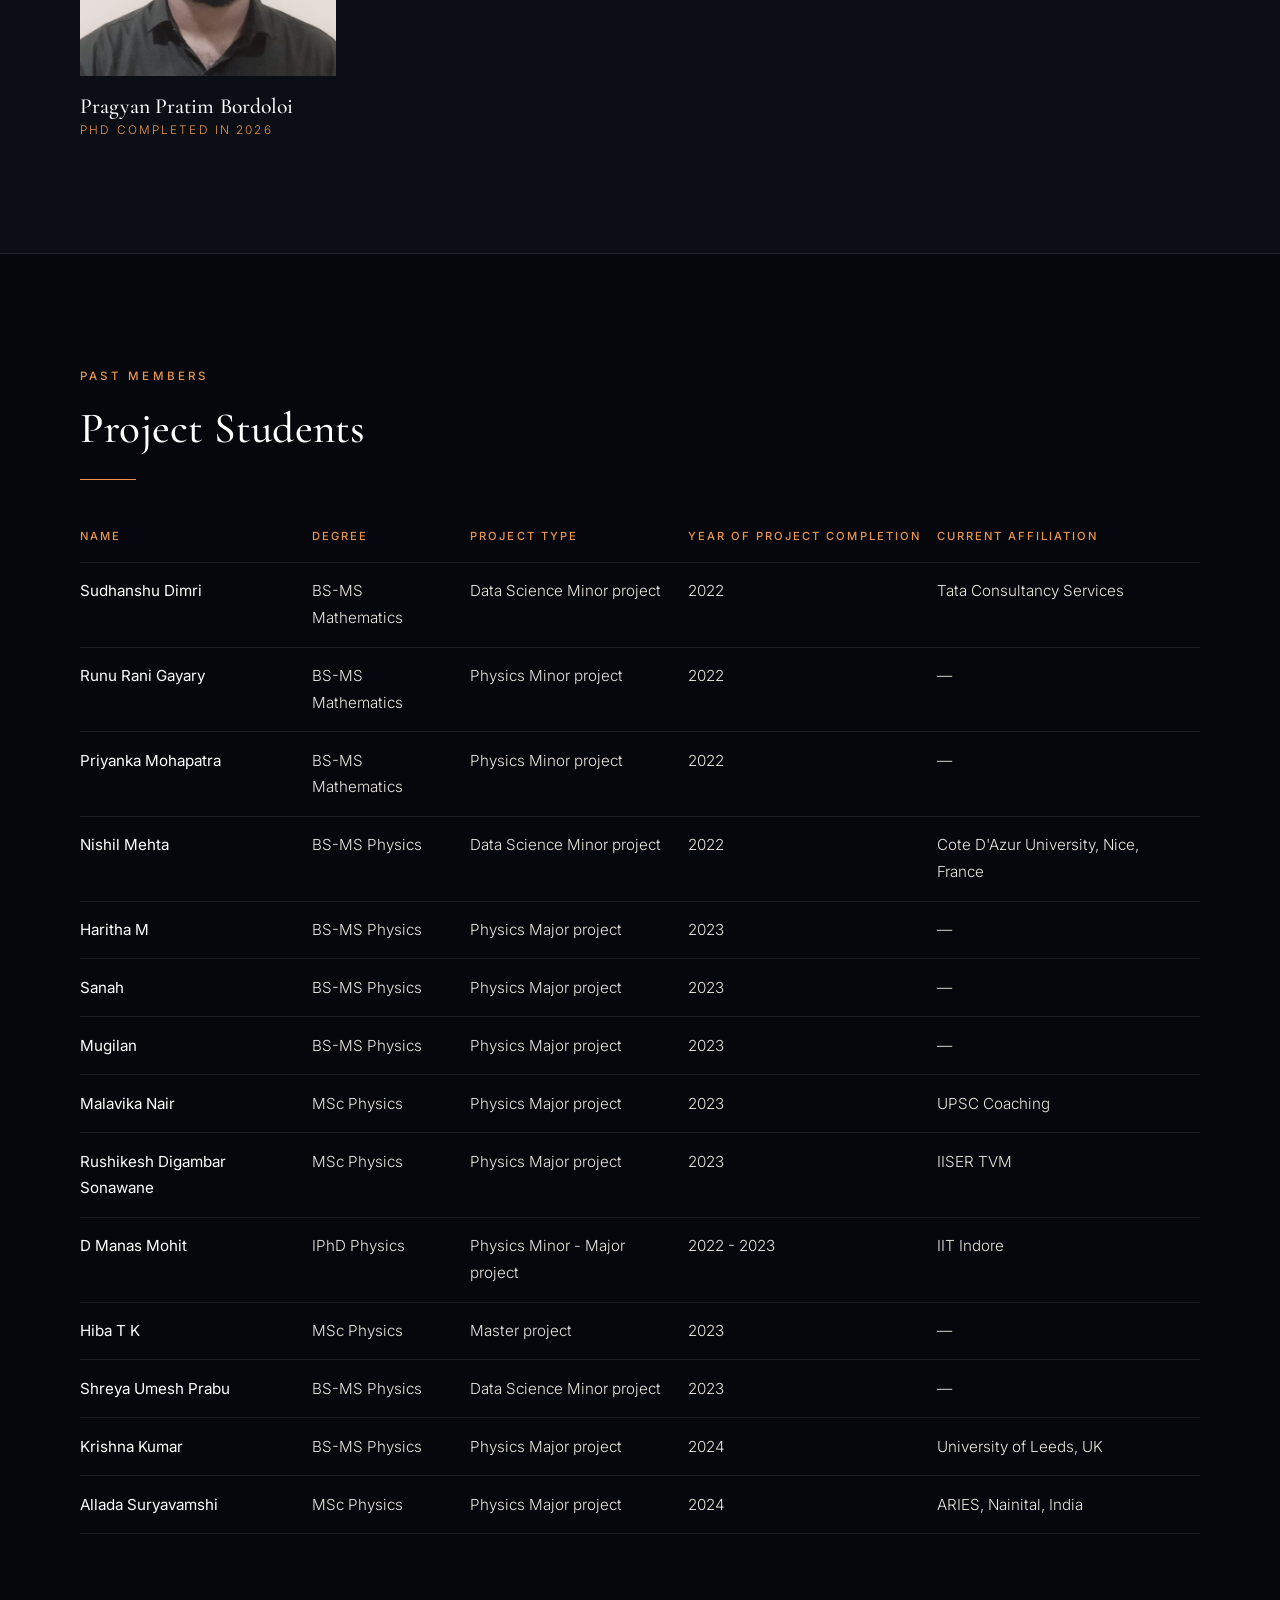
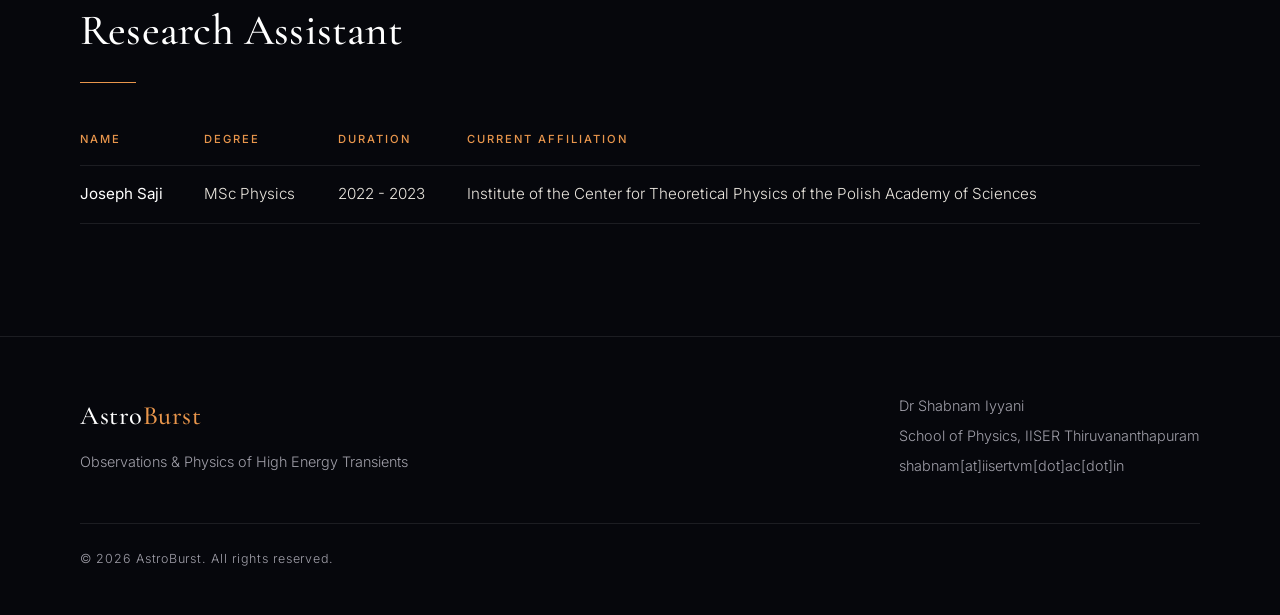
<file: group.html>
<!DOCTYPE html>
<html lang="en">
<head>
  <meta charset="utf-8">
  <meta name="viewport" content="width=device-width, initial-scale=1">
  <title>Research Group | AstroBurst, IISER Thiruvananthapuram</title>
  <meta name="description" content="Members, alumni and project students of the AstroBurst research group at IISER Thiruvananthapuram.">
  <meta name="author" content="Dr Shabnam Iyyani">
  <link rel="canonical" href="https://astroburst.org/group.html">
  <link rel="icon" href="favicon.svg" type="image/svg+xml">
  <meta name="theme-color" content="#06070c">
  <meta property="og:type" content="website">
  <meta property="og:site_name" content="AstroBurst">
  <meta property="og:url" content="https://astroburst.org/group.html">
  <meta property="og:title" content="Research Group | AstroBurst, IISER Thiruvananthapuram">
  <meta property="og:description" content="Members, alumni and project students of the AstroBurst research group at IISER Thiruvananthapuram.">
  <meta property="og:image" content="https://astroburst.org/assets/img/grb-hero.jpg">
  <meta name="twitter:card" content="summary_large_image">
  <link rel="preconnect" href="https://fonts.googleapis.com">
  <link rel="preconnect" href="https://fonts.gstatic.com" crossorigin>
  <link href="https://fonts.googleapis.com/css2?family=Cormorant+Garamond:ital,wght@0,400;0,500;1,400&amp;family=Inter:wght@300;400;500&amp;display=swap" rel="stylesheet">
  <link rel="stylesheet" href="assets/css/style.css">
</head>
<body>

  <!-- ===== Header (same on every page) ===== -->
  <header class="site-header">
    <div class="wrap nav">
      <a class="brand" href="index.html">Astro<span>Burst</span></a>
      <button class="nav-toggle" aria-label="Menu" aria-expanded="false"><span></span><span></span><span></span></button>
      <nav aria-label="Main">
        <ul class="nav-links">
          <li><a href="index.html">Home</a></li>
          <li><a href="research.html">Research</a></li>
          <li><a href="group.html" aria-current="page">Group</a></li>
          <li><a href="publications.html">Publications</a></li>
          <li><a href="teaching.html">Teaching</a></li>
          <li><a href="talks.html">Talks</a></li>
          <li><a href="opportunities.html">Opportunities</a></li>
          <li><a href="resources.html">Resources</a></li>
          <li><a href="gallery.html">Gallery</a></li>
        </ul>
      </nav>
    </div>
  </header>

  <main>
    <section class="banner">
      <div class="wrap">
        <span class="eyebrow">The people</span>
        <h1>Research Group</h1>
        <p>Our research team is bound by a sense of wonder, resilience, and the belief that by uniting our intellects, we can unlock the universe&rsquo;s most profound secrets.</p>
      </div>
    </section>

    <section>
      <div class="wrap reveal">
        <span class="eyebrow">Current members</span>
        <h2>Our Team</h2>
        <hr class="rule">
        <div class="team">
          <div class="member">
            <img src="assets/img/team/rushikesh-sonawane.jpg" alt="Rushikesh Digambar Sonawane" loading="lazy">
            <h3>Rushikesh Digambar Sonawane</h3>
            <p>PhD student</p>
          </div>
          <div class="member">
            <img src="assets/img/team/rupam-samanta.jpg" alt="Rupam Samanta" loading="lazy">
            <h3>Rupam Samanta</h3>
            <p>PhD student</p>
          </div>
          <div class="member">
            <img src="assets/img/team/thouheeda-beegum.jpg" alt="Thouheeda Beegum R. V." loading="lazy">
            <h3>Thouheeda Beegum R. V.</h3>
            <p>PhD student</p>
          </div>
        </div>
      </div>
    </section>

    <section class="alt">
      <div class="wrap reveal">
        <span class="eyebrow">Graduated</span>
        <h2>PhD Alumni</h2>
        <hr class="rule">
        <div class="team">
          <div class="member">
            <img src="assets/img/team/pragyan-bordoloi.jpg" alt="Pragyan Pratim Bordoloi" loading="lazy">
            <h3>Pragyan Pratim Bordoloi</h3>
            <p>PhD completed in 2026</p>
          </div>
        </div>
      </div>
    </section>

    <section>
      <div class="wrap reveal">
        <span class="eyebrow">Past members</span>
        <h2>Project Students</h2>
        <hr class="rule">
        <div class="table-wrap">
          <table>
            <thead><tr><th>Name</th><th>Degree</th><th>Project type</th><th>Year of project completion</th><th>Current affiliation</th></tr></thead>
            <tbody>
              <tr><td>Sudhanshu Dimri</td><td>BS-MS Mathematics</td><td>Data Science Minor project</td><td>2022</td><td>Tata Consultancy Services</td></tr>
              <tr><td>Runu Rani Gayary</td><td>BS-MS Mathematics</td><td>Physics Minor project</td><td>2022</td><td>&mdash;</td></tr>
              <tr><td>Priyanka Mohapatra</td><td>BS-MS Mathematics</td><td>Physics Minor project</td><td>2022</td><td>&mdash;</td></tr>
              <tr><td>Nishil Mehta</td><td>BS-MS Physics</td><td>Data Science Minor project</td><td>2022</td><td>Cote D&#x27;Azur University, Nice, France</td></tr>
              <tr><td>Haritha M</td><td>BS-MS Physics</td><td>Physics Major project</td><td>2023</td><td>&mdash;</td></tr>
              <tr><td>Sanah</td><td>BS-MS Physics</td><td>Physics Major project</td><td>2023</td><td>&mdash;</td></tr>
              <tr><td>Mugilan</td><td>BS-MS Physics</td><td>Physics Major project</td><td>2023</td><td>&mdash;</td></tr>
              <tr><td>Malavika Nair</td><td>MSc Physics</td><td>Physics Major project</td><td>2023</td><td>UPSC Coaching</td></tr>
              <tr><td>Rushikesh Digambar Sonawane</td><td>MSc Physics</td><td>Physics Major project</td><td>2023</td><td>IISER TVM</td></tr>
              <tr><td>D Manas Mohit</td><td>IPhD Physics</td><td>Physics Minor - Major project</td><td>2022 - 2023</td><td>IIT Indore</td></tr>
              <tr><td>Hiba T K</td><td>MSc Physics</td><td>Master project</td><td>2023</td><td>&mdash;</td></tr>
              <tr><td>Shreya Umesh Prabu</td><td>BS-MS Physics</td><td>Data Science Minor project</td><td>2023</td><td>&mdash;</td></tr>
              <tr><td>Krishna Kumar</td><td>BS-MS Physics</td><td>Physics Major project</td><td>2024</td><td>University of Leeds, UK</td></tr>
              <tr><td>Allada Suryavamshi</td><td>MSc Physics</td><td>Physics Major project</td><td>2024</td><td>ARIES, Nainital, India</td></tr>
            </tbody>
          </table>
        </div>
        <h2 style="margin-top:4.5rem">Research Assistant</h2>
        <hr class="rule">
        <div class="table-wrap">
          <table>
            <thead><tr><th>Name</th><th>Degree</th><th>Duration</th><th>Current affiliation</th></tr></thead>
            <tbody>
              <tr><td>Joseph Saji</td><td>MSc Physics</td><td>2022 - 2023</td><td>Institute of the Center for Theoretical Physics of the Polish Academy of Sciences</td></tr>
            </tbody>
          </table>
        </div>
      </div>
    </section>
  </main>

  <!-- ===== Footer (same on every page) ===== -->
  <footer class="site-footer">
    <div class="wrap">
      <div class="cols">
        <div>
          <a class="brand" href="index.html">Astro<span>Burst</span></a>
          <p>Observations &amp; Physics of High Energy Transients</p>
        </div>
        <div>
          <p>Dr Shabnam Iyyani</p>
          <p>School of Physics, IISER Thiruvananthapuram</p>
          <p>shabnam[at]iisertvm[dot]ac[dot]in</p>
        </div>
      </div>
      <p class="copy">&copy; 2026 AstroBurst. All rights reserved.</p>
    </div>
  </footer>

  <script src="assets/js/main.js"></script>
</body>
</html>
</file>
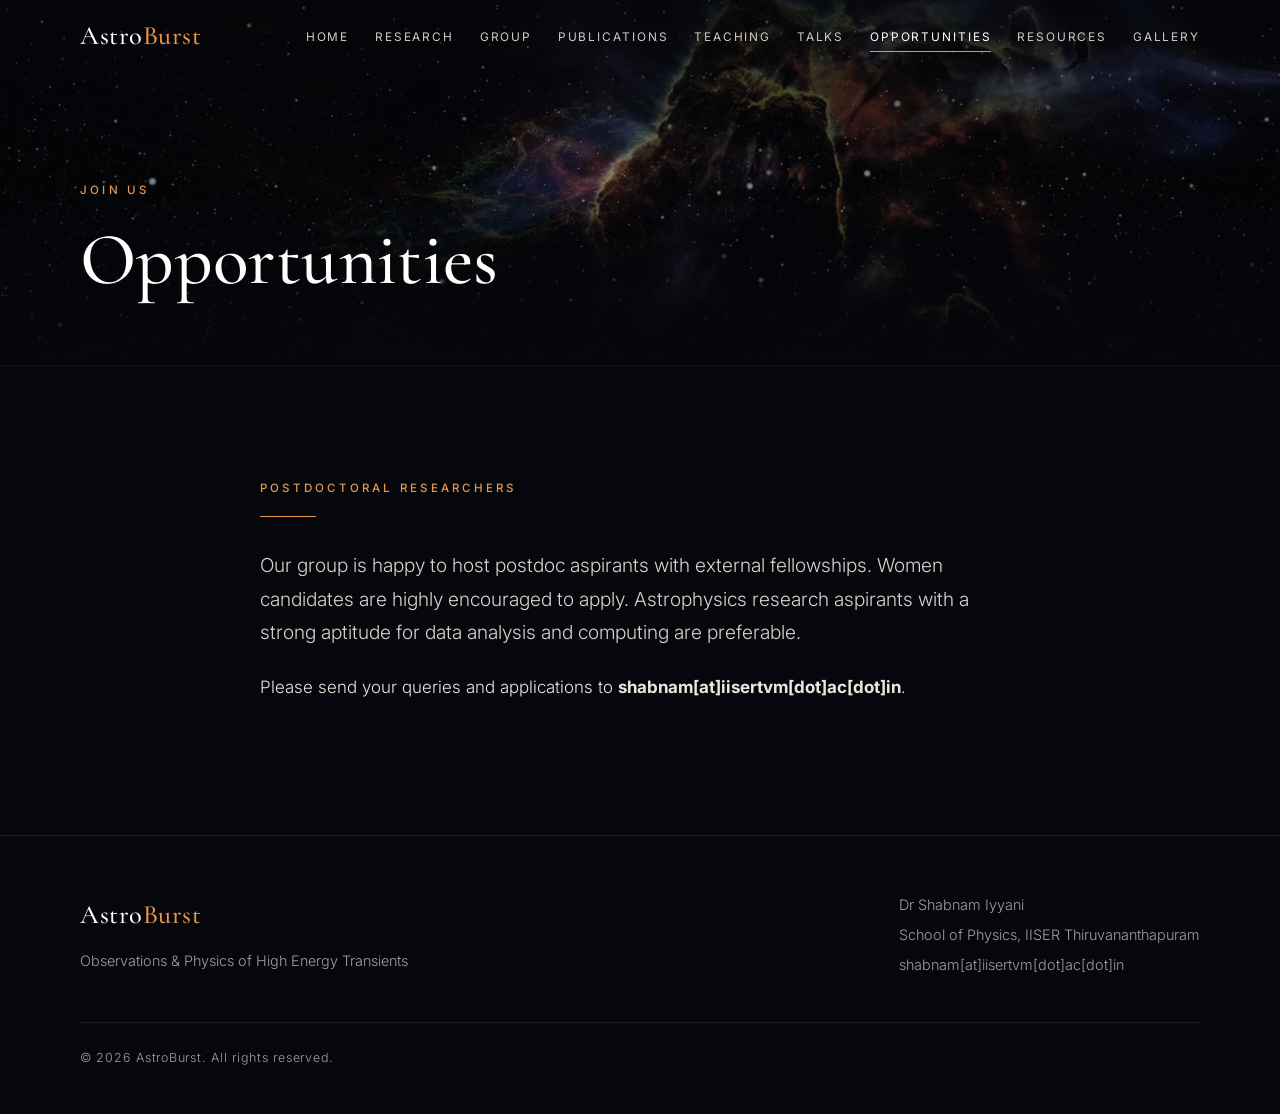
<file: opportunities.html>
<!DOCTYPE html>
<html lang="en">
<head>
  <meta charset="utf-8">
  <meta name="viewport" content="width=device-width, initial-scale=1">
  <title>Opportunities | AstroBurst, IISER Thiruvananthapuram</title>
  <meta name="description" content="Postdoctoral openings in the AstroBurst gamma-ray burst research group at IISER Thiruvananthapuram.">
  <meta name="author" content="Dr Shabnam Iyyani">
  <link rel="canonical" href="https://astroburst.org/opportunities.html">
  <link rel="icon" href="favicon.svg" type="image/svg+xml">
  <meta name="theme-color" content="#06070c">
  <meta property="og:type" content="website">
  <meta property="og:site_name" content="AstroBurst">
  <meta property="og:url" content="https://astroburst.org/opportunities.html">
  <meta property="og:title" content="Opportunities | AstroBurst, IISER Thiruvananthapuram">
  <meta property="og:description" content="Postdoctoral openings in the AstroBurst gamma-ray burst research group at IISER Thiruvananthapuram.">
  <meta property="og:image" content="https://astroburst.org/assets/img/grb-hero.jpg">
  <meta name="twitter:card" content="summary_large_image">
  <link rel="preconnect" href="https://fonts.googleapis.com">
  <link rel="preconnect" href="https://fonts.gstatic.com" crossorigin>
  <link href="https://fonts.googleapis.com/css2?family=Cormorant+Garamond:ital,wght@0,400;0,500;1,400&amp;family=Inter:wght@300;400;500&amp;display=swap" rel="stylesheet">
  <link rel="stylesheet" href="assets/css/style.css">
</head>
<body>

  <!-- ===== Header (same on every page) ===== -->
  <header class="site-header">
    <div class="wrap nav">
      <a class="brand" href="index.html">Astro<span>Burst</span></a>
      <button class="nav-toggle" aria-label="Menu" aria-expanded="false"><span></span><span></span><span></span></button>
      <nav aria-label="Main">
        <ul class="nav-links">
          <li><a href="index.html">Home</a></li>
          <li><a href="research.html">Research</a></li>
          <li><a href="group.html">Group</a></li>
          <li><a href="publications.html">Publications</a></li>
          <li><a href="teaching.html">Teaching</a></li>
          <li><a href="talks.html">Talks</a></li>
          <li><a href="opportunities.html" aria-current="page">Opportunities</a></li>
          <li><a href="resources.html">Resources</a></li>
          <li><a href="gallery.html">Gallery</a></li>
        </ul>
      </nav>
    </div>
  </header>

  <main>
    <section class="banner">
      <div class="wrap">
        <span class="eyebrow">Join us</span>
        <h1>Opportunities</h1>
      </div>
    </section>

    <section>
      <div class="wrap narrow reveal">
        <span class="eyebrow">Postdoctoral researchers</span>
        <hr class="rule">
        <p class="lead">Our group is happy to host postdoc aspirants with external fellowships. Women candidates are highly encouraged to apply. Astrophysics research aspirants with a strong aptitude for data analysis and computing are preferable.</p>
        <p>Please send your queries and applications to <strong>shabnam[at]iisertvm[dot]ac[dot]in</strong>.</p>
      </div>
    </section>
  </main>

  <!-- ===== Footer (same on every page) ===== -->
  <footer class="site-footer">
    <div class="wrap">
      <div class="cols">
        <div>
          <a class="brand" href="index.html">Astro<span>Burst</span></a>
          <p>Observations &amp; Physics of High Energy Transients</p>
        </div>
        <div>
          <p>Dr Shabnam Iyyani</p>
          <p>School of Physics, IISER Thiruvananthapuram</p>
          <p>shabnam[at]iisertvm[dot]ac[dot]in</p>
        </div>
      </div>
      <p class="copy">&copy; 2026 AstroBurst. All rights reserved.</p>
    </div>
  </footer>

  <script src="assets/js/main.js"></script>
</body>
</html>
</file>
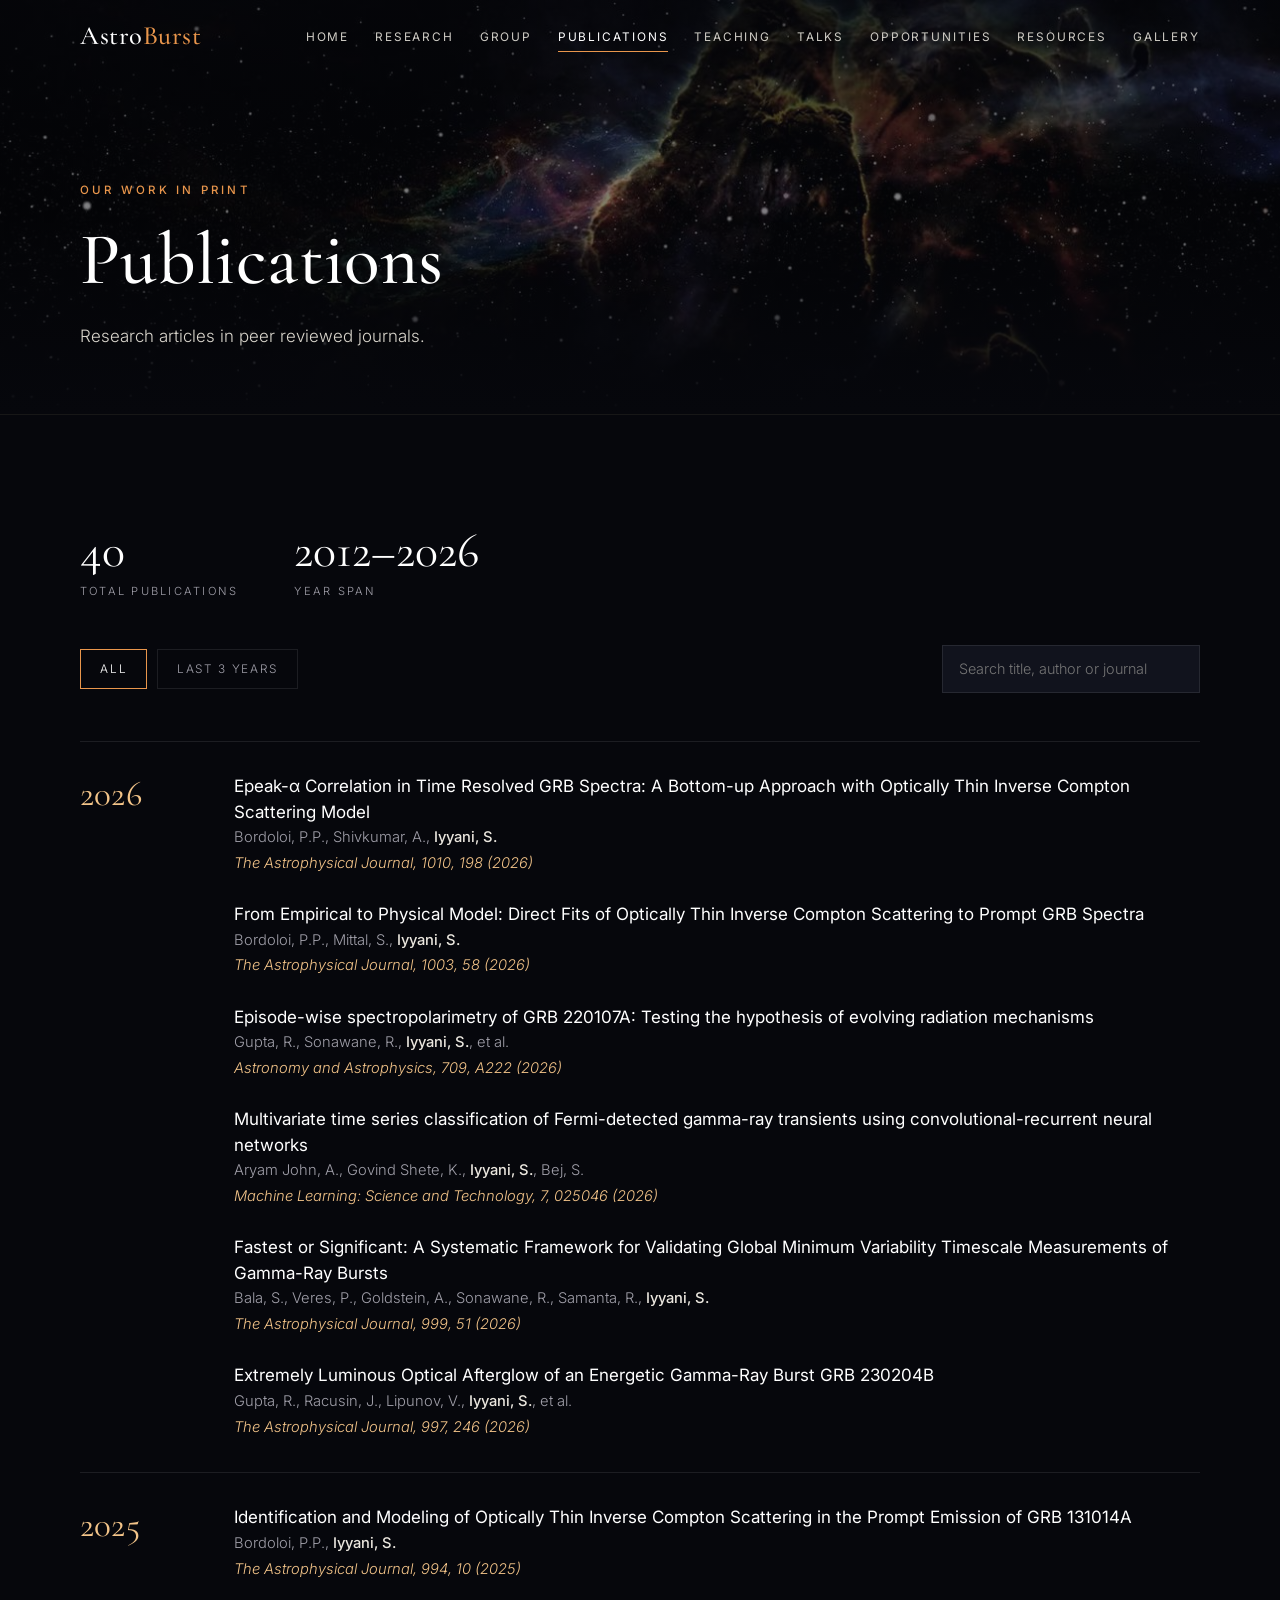
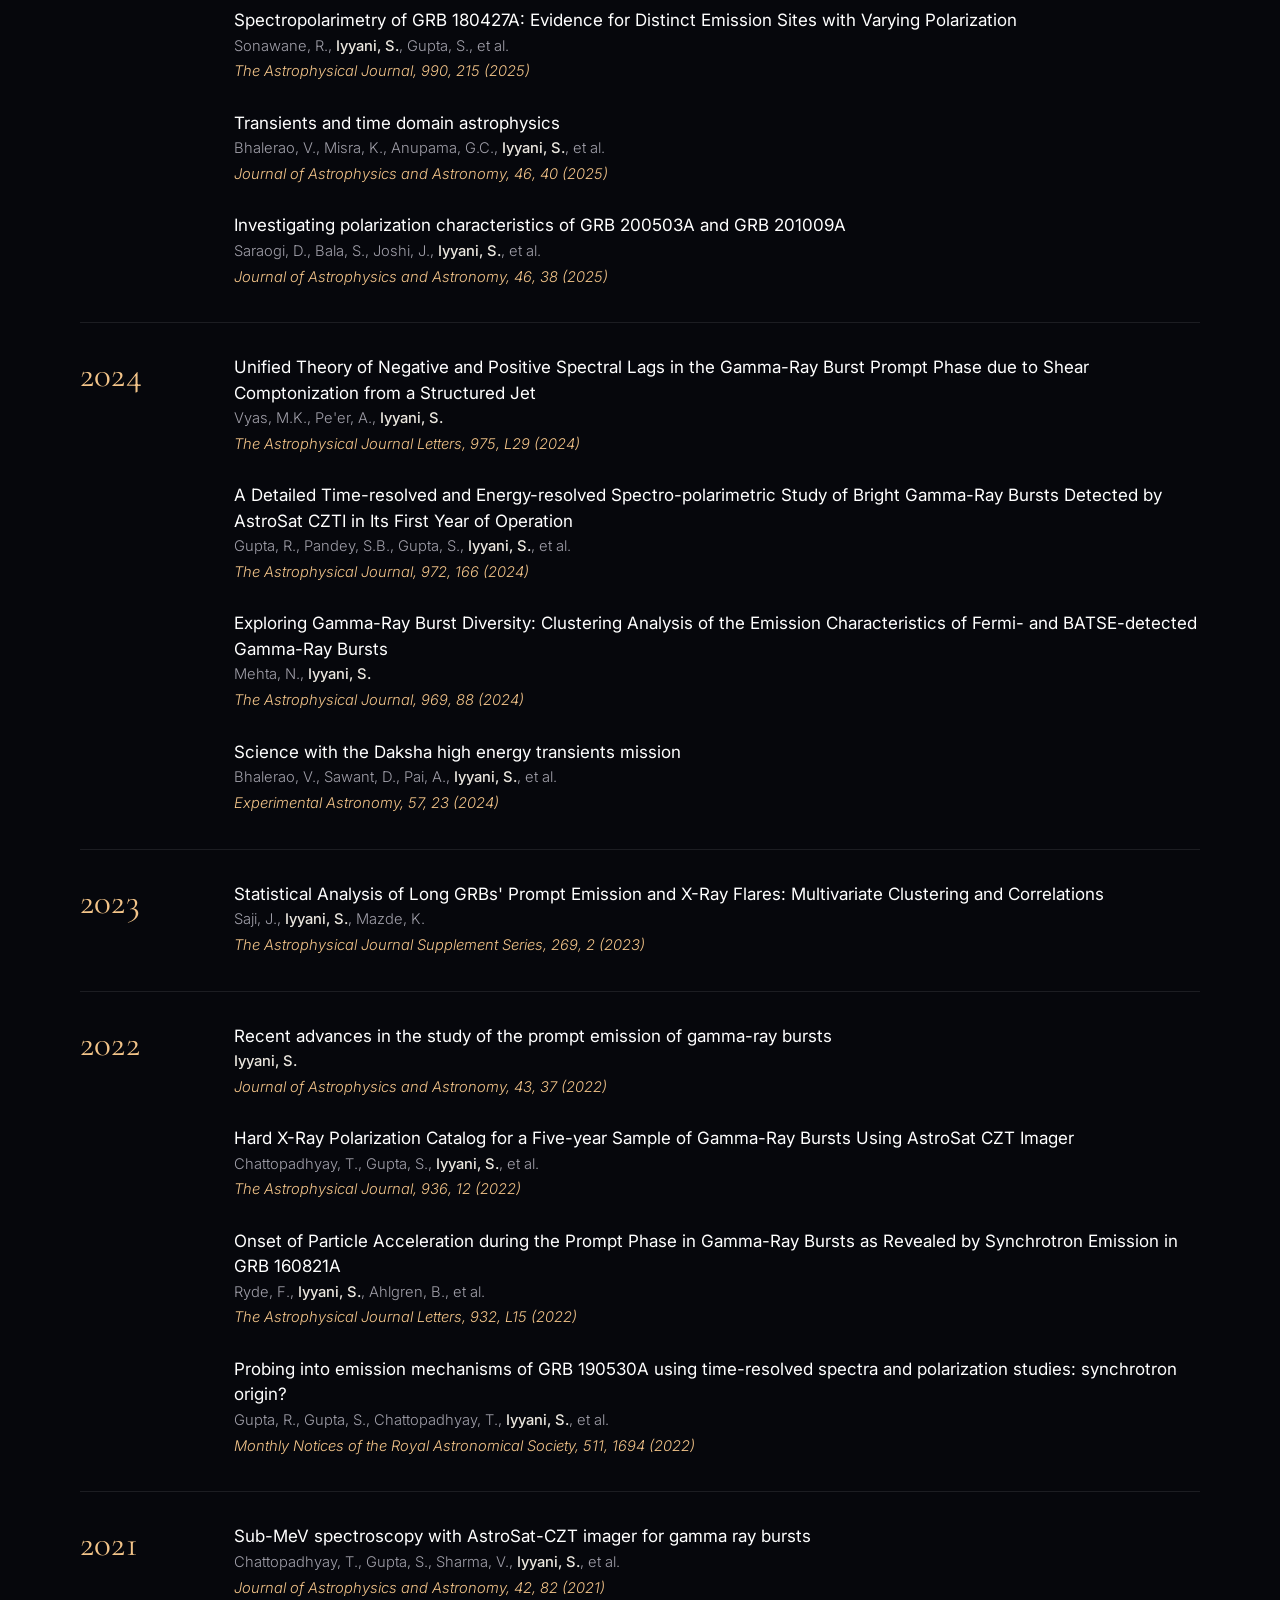
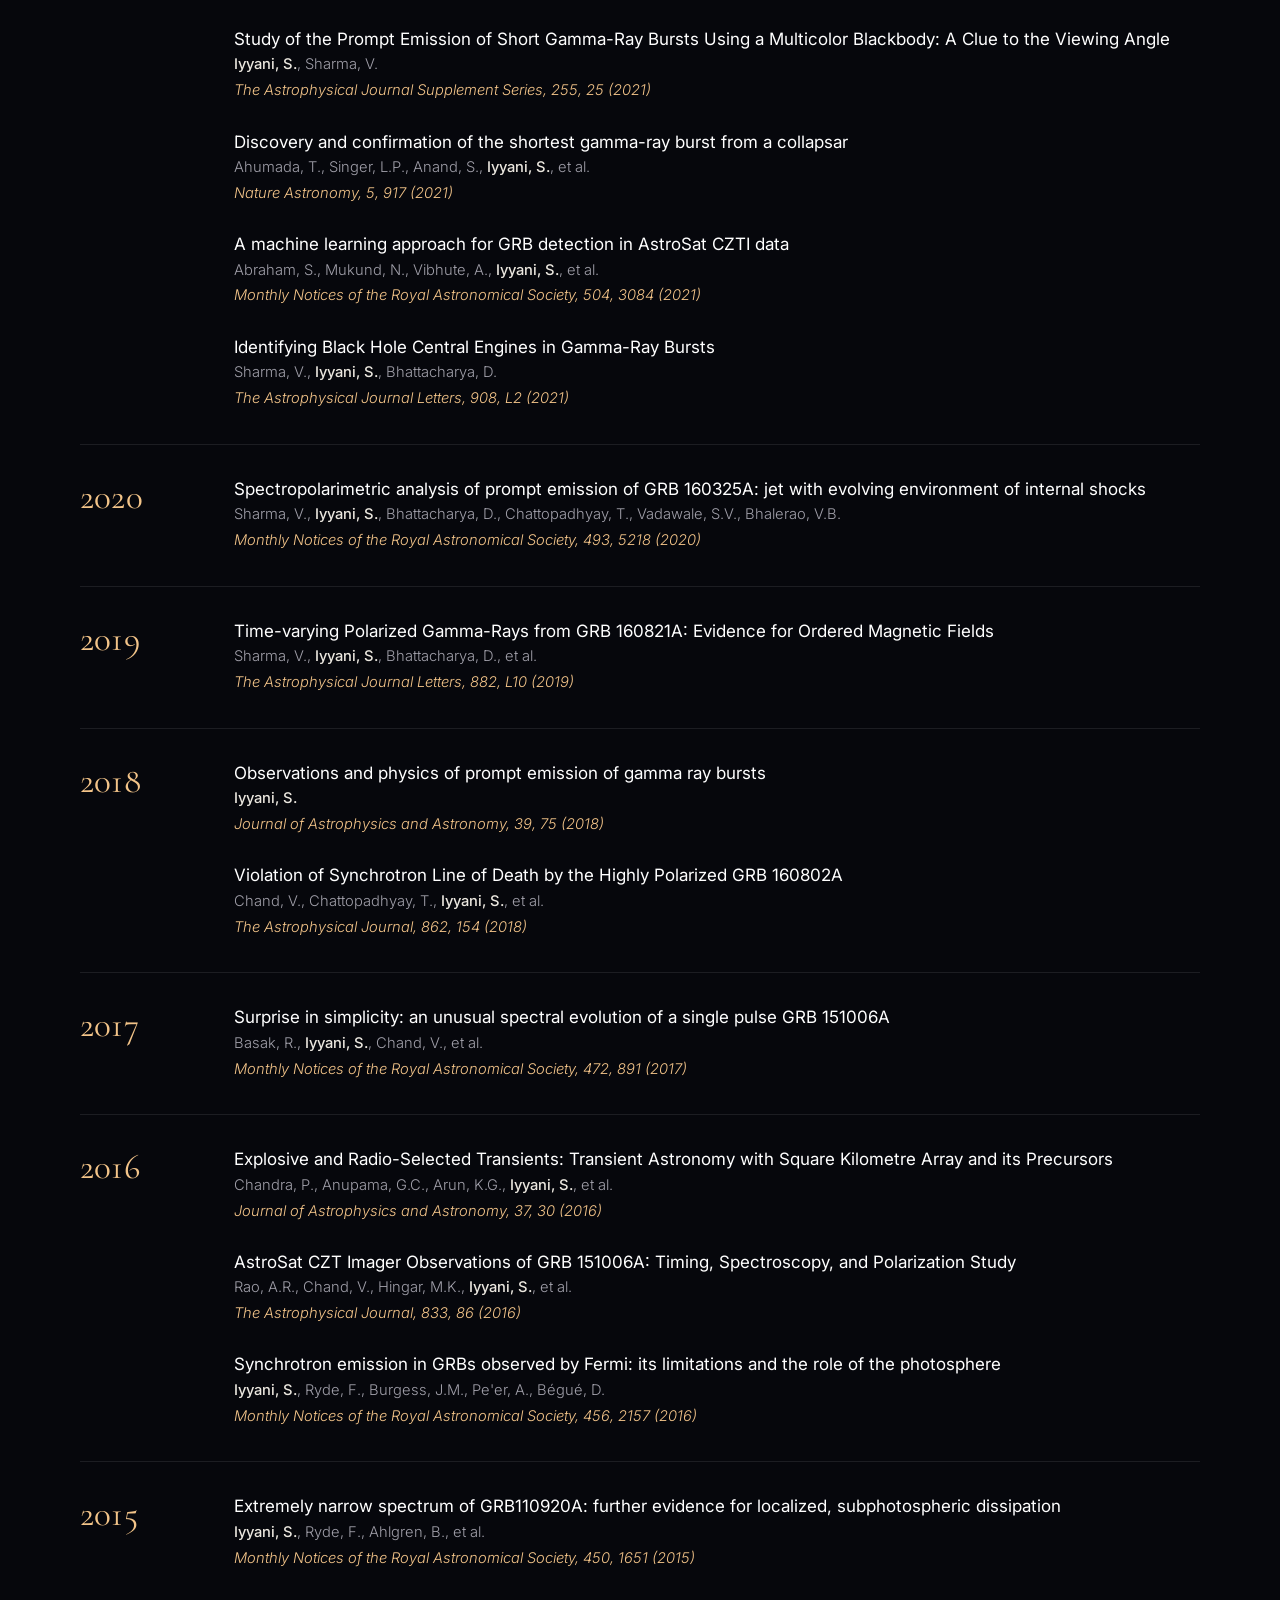
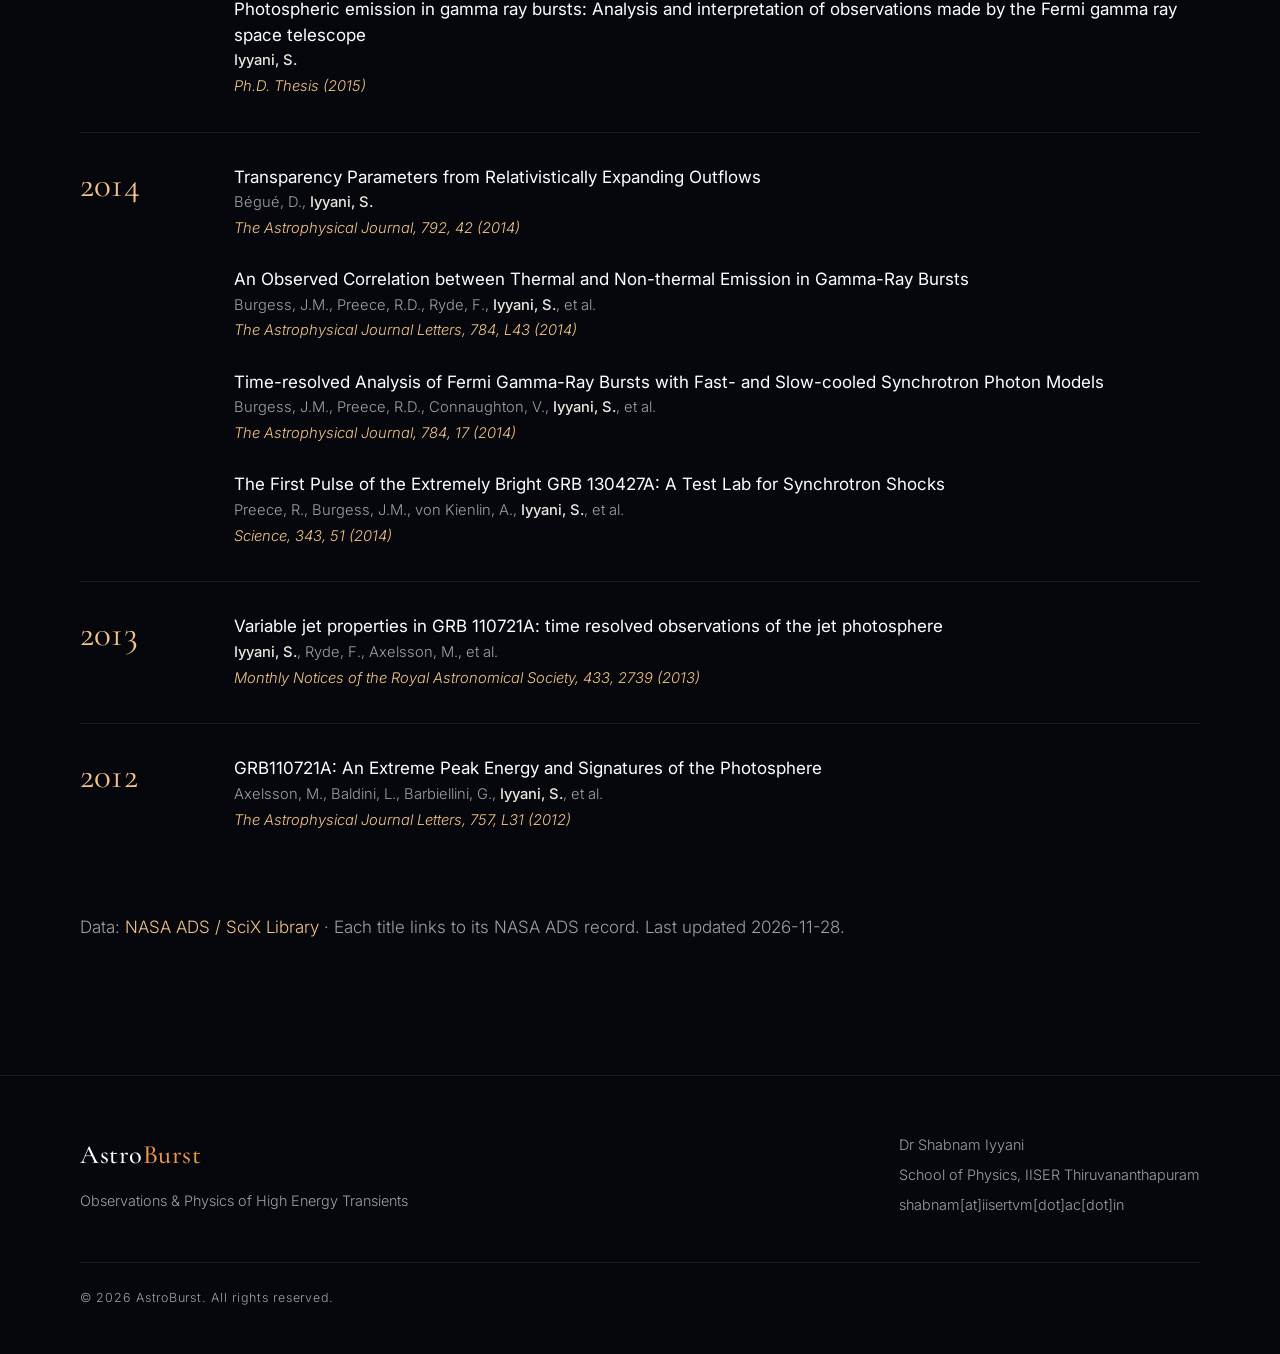
<file: publications.html>
<!DOCTYPE html>
<html lang="en">
<head>
  <meta charset="utf-8">
  <meta name="viewport" content="width=device-width, initial-scale=1">
  <title>Publications | AstroBurst, IISER Thiruvananthapuram</title>
  <meta name="description" content="Peer reviewed publications of Dr Shabnam Iyyani and the AstroBurst group on gamma-ray bursts, updated from NASA ADS.">
  <meta name="author" content="Dr Shabnam Iyyani">
  <link rel="canonical" href="https://astroburst.org/publications.html">
  <link rel="icon" href="favicon.svg" type="image/svg+xml">
  <meta name="theme-color" content="#06070c">
  <meta property="og:type" content="website">
  <meta property="og:site_name" content="AstroBurst">
  <meta property="og:url" content="https://astroburst.org/publications.html">
  <meta property="og:title" content="Publications | AstroBurst, IISER Thiruvananthapuram">
  <meta property="og:description" content="Peer reviewed publications of Dr Shabnam Iyyani and the AstroBurst group on gamma-ray bursts, updated from NASA ADS.">
  <meta property="og:image" content="https://astroburst.org/assets/img/grb-hero.jpg">
  <meta name="twitter:card" content="summary_large_image">
  <link rel="preconnect" href="https://fonts.googleapis.com">
  <link rel="preconnect" href="https://fonts.gstatic.com" crossorigin>
  <link href="https://fonts.googleapis.com/css2?family=Cormorant+Garamond:ital,wght@0,400;0,500;1,400&amp;family=Inter:wght@300;400;500&amp;display=swap" rel="stylesheet">
  <link rel="stylesheet" href="assets/css/style.css">
</head>
<body>

  <!-- ===== Header (same on every page) ===== -->
  <header class="site-header">
    <div class="wrap nav">
      <a class="brand" href="index.html">Astro<span>Burst</span></a>
      <button class="nav-toggle" aria-label="Menu" aria-expanded="false"><span></span><span></span><span></span></button>
      <nav aria-label="Main">
        <ul class="nav-links">
          <li><a href="index.html">Home</a></li>
          <li><a href="research.html">Research</a></li>
          <li><a href="group.html">Group</a></li>
          <li><a href="publications.html" aria-current="page">Publications</a></li>
          <li><a href="teaching.html">Teaching</a></li>
          <li><a href="talks.html">Talks</a></li>
          <li><a href="opportunities.html">Opportunities</a></li>
          <li><a href="resources.html">Resources</a></li>
          <li><a href="gallery.html">Gallery</a></li>
        </ul>
      </nav>
    </div>
  </header>

  <main>
    <section class="banner">
      <div class="wrap">
        <span class="eyebrow">Our work in print</span>
        <h1>Publications</h1>
        <p>Research articles in peer reviewed journals.</p>
      </div>
    </section>

    <section>
      <div class="wrap">
        <div class="stats">
          <div class="stat"><b id="pub-total">38</b><span>Total publications</span></div>
          <div class="stat"><b id="pub-span">2012&ndash;2026</b><span>Year span</span></div>
        </div>
        <div class="controls">
          <button class="chip on" data-filter="all">All</button>
          <button class="chip" data-filter="recent">Last 3 years</button>
          <input id="pub-search" type="search" placeholder="Search title, author or journal" aria-label="Search publications">
        </div>
        <!-- The list below is replaced automatically by assets/data/publications.json (refreshed daily
             from NASA ADS). It stays as the fallback if that file is missing. -->
        <div id="pub-list">
        <div class="year-group">
          <h2>2026</h2>
          <div>
          <article class="pub" data-year="2026">
            <a class="pub-title" href="https://ui.adsabs.harvard.edu/search/q=title%3A%22From%20Empirical%20to%20Physical%20Model%3A%20Direct%20Fits%20of%20Optically%20Thin%20Inverse%20Compton%20Scattering%20to%20Prompt%20GRB%20Spectra%22" target="_blank" rel="noopener">From Empirical to Physical Model: Direct Fits of Optically Thin Inverse Compton Scattering to Prompt GRB Spectra</a>
            <span class="pub-authors">Bordoloi, P.P., Mittal, S., <b>Iyyani, S.</b></span>
            <span class="pub-journal">The Astrophysical Journal, 1003, 58 (2026)</span>
          </article>
          <article class="pub" data-year="2026">
            <a class="pub-title" href="https://ui.adsabs.harvard.edu/search/q=title%3A%22Multivariate%20time%20series%20classification%20of%20Fermi-detected%20gamma-ray%20transients%20using%20convolutional-recurrent%20neural%20networks%22" target="_blank" rel="noopener">Multivariate time series classification of Fermi-detected gamma-ray transients using convolutional-recurrent neural networks</a>
            <span class="pub-authors">John, A.A., Shete, G.K., <b>Iyyani, S.</b>, Bej, S.</span>
            <span class="pub-journal">Machine Learning: Science and Technology, 7, 025046 (2026)</span>
          </article>
          <article class="pub" data-year="2026">
            <a class="pub-title" href="https://ui.adsabs.harvard.edu/search/q=title%3A%22Episode-wise%20spectro-polarimetry%20of%20GRB%20220107A%3A%20Testing%20the%20hypothesis%20of%20evolving%20radiation%20mechanisms%22" target="_blank" rel="noopener">Episode-wise spectro-polarimetry of GRB 220107A: Testing the hypothesis of evolving radiation mechanisms</a>
            <span class="pub-authors">Gupta, R., Sonawane, R., <b>Iyyani, S.</b>, et al.</span>
            <span class="pub-journal">Astronomy &amp; Astrophysics (2026)</span>
          </article>
          <article class="pub" data-year="2026">
            <a class="pub-title" href="https://ui.adsabs.harvard.edu/search/q=title%3A%22Fastest%20or%20Significant%3A%20A%20Systematic%20Framework%20for%20Validating%20Global%20Minimum%20Variability%20Timescale%20Measurements%20of%20Gamma-ray%20Bursts%22" target="_blank" rel="noopener">Fastest or Significant: A Systematic Framework for Validating Global Minimum Variability Timescale Measurements of Gamma-ray Bursts</a>
            <span class="pub-authors">Bala, S., Veres, P., Goldstein, A., Sonawane, R., Samanta, R., <b>Iyyani, S.</b></span>
            <span class="pub-journal">The Astrophysical Journal, 999, 51 (2026)</span>
          </article>
          <article class="pub" data-year="2026">
            <a class="pub-title" href="https://ui.adsabs.harvard.edu/search/q=title%3A%22Extremely%20luminous%20optical%20afterglow%20of%20a%20distant%20and%20energetic%20gamma%20ray%20burst%20GRB230204B%22" target="_blank" rel="noopener">Extremely luminous optical afterglow of a distant and energetic gamma ray burst GRB230204B</a>
            <span class="pub-authors">Gupta, R., Racusin, J., <b>Iyyani, S.</b>, et al.</span>
            <span class="pub-journal">The Astrophysical Journal, 997, 246 (2026)</span>
          </article>
          </div>
        </div>
        <div class="year-group">
          <h2>2025</h2>
          <div>
          <article class="pub" data-year="2025">
            <a class="pub-title" href="https://ui.adsabs.harvard.edu/search/q=title%3A%22Identification%20and%20modelling%20of%20optically%20thin%20inverse%20Compton%20scattering%20in%20the%20prompt%20emission%20of%20GRB131014A%22" target="_blank" rel="noopener">Identification and modelling of optically thin inverse Compton scattering in the prompt emission of GRB131014A</a>
            <span class="pub-authors">Bordoloi, P.P., <b>Iyyani, S.</b></span>
            <span class="pub-journal">The Astrophysical Journal, 994, 10 (2025)</span>
          </article>
          <article class="pub" data-year="2025">
            <a class="pub-title" href="https://ui.adsabs.harvard.edu/search/q=title%3A%22Spectropolarimetry%20of%20GRB%20180427A%3A%20Evidence%20for%20Distinct%20Emission%20Sites%20with%20Varying%20Polarization%22" target="_blank" rel="noopener">Spectropolarimetry of GRB 180427A: Evidence for Distinct Emission Sites with Varying Polarization</a>
            <span class="pub-authors">Sonawane, R., <b>Iyyani, S.</b>, Gupta, S., et al.</span>
            <span class="pub-journal">The Astrophysical Journal, 990, 215 (2025)</span>
          </article>
          <article class="pub" data-year="2025">
            <a class="pub-title" href="https://ui.adsabs.harvard.edu/search/q=title%3A%22Transients%20and%20time%20domain%20astrophysics%22" target="_blank" rel="noopener">Transients and time domain astrophysics</a>
            <span class="pub-authors">Bhalerao, V., Misra, K., Gadiyara, A., <b>Iyyani, S.</b>, et al.</span>
            <span class="pub-journal">Journal of Astrophysics and Astronomy, 46, 40 (2025)</span>
          </article>
          <article class="pub" data-year="2025">
            <a class="pub-title" href="https://ui.adsabs.harvard.edu/search/q=title%3A%22Investigating%20polarization%20characteristics%20of%20GRB200503A%20and%20GRB201009A%22" target="_blank" rel="noopener">Investigating polarization characteristics of GRB200503A and GRB201009A</a>
            <span class="pub-authors">Sarogi, D., Bala, S., Joshi, J., <b>Iyyani, S.</b>, et al.</span>
            <span class="pub-journal">Journal of Astrophysics and Astronomy, 46, 38 (2025)</span>
          </article>
          </div>
        </div>
        <div class="year-group">
          <h2>2024</h2>
          <div>
          <article class="pub" data-year="2024">
            <a class="pub-title" href="https://ui.adsabs.harvard.edu/search/q=title%3A%22Unified%20theory%20of%20negative%20and%20positive%20spectral%20lags%20in%20the%20gamma%20ray%20burst%20prompt%20phase%20due%20to%20shear%20Comptonization%20from%20a%20structured%20jet%22" target="_blank" rel="noopener">Unified theory of negative and positive spectral lags in the gamma ray burst prompt phase due to shear Comptonization from a structured jet</a>
            <span class="pub-authors">Vyas, M.K., Pe&#x27;er, A., <b>Iyyani, S.</b></span>
            <span class="pub-journal">The Astrophysical Journal Letters, 975, L29 (2024)</span>
          </article>
          <article class="pub" data-year="2024">
            <a class="pub-title" href="https://ui.adsabs.harvard.edu/search/q=title%3A%22A%20detailed%20time-resolved%20and%20energy-resolved%20spectra-polarimetric%20study%20of%20bright%20GRBs%20detected%20by%20AstroSat%20CZTI%20in%20its%20first%20year%20of%20operation%22" target="_blank" rel="noopener">A detailed time-resolved and energy-resolved spectra-polarimetric study of bright GRBs detected by AstroSat CZTI in its first year of operation</a>
            <span class="pub-authors">Gupta, R., Pandey, S.B., <b>Iyyani, S.</b>, et al.</span>
            <span class="pub-journal">The Astrophysical Journal, 972, 166 (2024)</span>
          </article>
          <article class="pub" data-year="2024">
            <a class="pub-title" href="https://ui.adsabs.harvard.edu/search/q=title%3A%22Exploring%20Gamma-Ray%20Burst%20Diversity%3A%20Clustering%20analysis%20of%20emission%20characteristics%20of%20Fermi%20and%20BATSE%20detected%20GRBs%22" target="_blank" rel="noopener">Exploring Gamma-Ray Burst Diversity: Clustering analysis of emission characteristics of Fermi and BATSE detected GRBs</a>
            <span class="pub-authors">Mehta, N., <b>Iyyani, S.</b></span>
            <span class="pub-journal">The Astrophysical Journal, 88, 69 (2024)</span>
          </article>
          <article class="pub" data-year="2024">
            <a class="pub-title" href="https://ui.adsabs.harvard.edu/search/q=title%3A%22Science%20with%20Daksha%20high%20energy%20transients%20mission%22" target="_blank" rel="noopener">Science with Daksha high energy transients mission</a>
            <span class="pub-authors">Bhalerao, V., Sawant, D., <b>Iyyani, S.</b>, et al.</span>
            <span class="pub-journal">Experimental Astronomy, 23, 57 (2024)</span>
          </article>
          </div>
        </div>
        <div class="year-group">
          <h2>2023</h2>
          <div>
          <article class="pub" data-year="2023">
            <a class="pub-title" href="https://ui.adsabs.harvard.edu/search/q=title%3A%22Statistical%20Analysis%20of%20Long%20GRBs%20prompt%20emission%20and%20X-ray%20Flares%3A%20Multivariate%20Clustering%20and%20Correlations%22" target="_blank" rel="noopener">Statistical Analysis of Long GRBs prompt emission and X-ray Flares: Multivariate Clustering and Correlations</a>
            <span class="pub-authors">Saji, J., <b>Iyyani, S.</b>, Mazde, K.</span>
            <span class="pub-journal">The Astrophysical Journal Supplementary Series, 269, 2 (2023)</span>
          </article>
          </div>
        </div>
        <div class="year-group">
          <h2>2022</h2>
          <div>
          <article class="pub" data-year="2022">
            <a class="pub-title" href="https://ui.adsabs.harvard.edu/search/q=title%3A%22Hard%20X-ray%20polarization%20catalog%20for%20a%20five-year%20sample%20of%20gamma-ray%20bursts%20using%20AstroSat%20CZT%20Imager%22" target="_blank" rel="noopener">Hard X-ray polarization catalog for a five-year sample of gamma-ray bursts using AstroSat CZT Imager</a>
            <span class="pub-authors">Chattopadhyay, T., Gupta, S., <b>Iyyani, S.</b>, et al.</span>
            <span class="pub-journal">The Astrophysical Journal, 936, 12 (2022)</span>
          </article>
          <article class="pub" data-year="2022">
            <a class="pub-title" href="https://ui.adsabs.harvard.edu/search/q=title%3A%22Recent%20advances%20in%20the%20study%20of%20the%20prompt%20emission%20of%20gamma-ray%20bursts%22" target="_blank" rel="noopener">Recent advances in the study of the prompt emission of gamma-ray bursts</a>
            <span class="pub-authors"><b>Iyyani, S.</b></span>
            <span class="pub-journal">Journal of Astrophysics and Astronomy, 43, 37 (2022)</span>
          </article>
          <article class="pub" data-year="2022">
            <a class="pub-title" href="https://ui.adsabs.harvard.edu/search/q=title%3A%22Onset%20of%20Particle%20Acceleration%20during%20the%20Prompt%20Phase%20in%20Gamma-Ray%20Bursts%20as%20Revealed%20by%20Synchrotron%20Emission%20in%20GRB%20160821A%22" target="_blank" rel="noopener">Onset of Particle Acceleration during the Prompt Phase in Gamma-Ray Bursts as Revealed by Synchrotron Emission in GRB 160821A</a>
            <span class="pub-authors">Ryde, F., <b>Iyyani, S.</b>, Ahlgren, B., et al.</span>
            <span class="pub-journal">The Astrophysical Journal Letters, 932, L15 (2022)</span>
          </article>
          <article class="pub" data-year="2022">
            <a class="pub-title" href="https://ui.adsabs.harvard.edu/search/q=title%3A%22Probing%20into%20emission%20mechanisms%20of%20GRB%20190530A%20using%20time-resolved%20spectra%20and%20polarization%20studies%3A%20synchrotron%20origin%3F%22" target="_blank" rel="noopener">Probing into emission mechanisms of GRB 190530A using time-resolved spectra and polarization studies: synchrotron origin?</a>
            <span class="pub-authors">Gupta, R., Gupta, S., Chattopadhyay, T., <b>Iyyani, S.</b>, et al.</span>
            <span class="pub-journal">Monthly Notices of the Royal Astronomical Society, 511, 1694 (2022)</span>
          </article>
          </div>
        </div>
        <div class="year-group">
          <h2>2021</h2>
          <div>
          <article class="pub" data-year="2021">
            <a class="pub-title" href="https://ui.adsabs.harvard.edu/search/q=title%3A%22Sub-MeV%20spectroscopy%20with%20AstroSat-CZT%20imager%20for%20gamma%20ray%20bursts%22" target="_blank" rel="noopener">Sub-MeV spectroscopy with AstroSat-CZT imager for gamma ray bursts</a>
            <span class="pub-authors">Chattopadhyay, T., Gupta, S., Sharma, V., <b>Iyyani, S.</b>, et al.</span>
            <span class="pub-journal">Journal of Astrophysics and Astronomy, 42, 82 (2021)</span>
          </article>
          <article class="pub" data-year="2021">
            <a class="pub-title" href="https://ui.adsabs.harvard.edu/search/q=title%3A%22Discovery%20and%20confirmation%20of%20the%20shortest%20gamma-ray%20burst%20from%20a%20collapsar%22" target="_blank" rel="noopener">Discovery and confirmation of the shortest gamma-ray burst from a collapsar</a>
            <span class="pub-authors">Ahumada, T., Singer, L.P., Anand, S., <b>Iyyani, S.</b>, et al.</span>
            <span class="pub-journal">Nature Astronomy, 5, 917 (2021)</span>
          </article>
          <article class="pub" data-year="2021">
            <a class="pub-title" href="https://ui.adsabs.harvard.edu/search/q=title%3A%22Study%20of%20the%20Prompt%20Emission%20of%20Short%20Gamma-Ray%20Bursts%20Using%20a%20Multicolor%20Blackbody%3A%20A%20Clue%20to%20the%20Viewing%20Angle%22" target="_blank" rel="noopener">Study of the Prompt Emission of Short Gamma-Ray Bursts Using a Multicolor Blackbody: A Clue to the Viewing Angle</a>
            <span class="pub-authors"><b>Iyyani, S.</b>, Sharma, V.</span>
            <span class="pub-journal">The Astrophysical Journal Supplement Series, 255, 25 (2021)</span>
          </article>
          <article class="pub" data-year="2021">
            <a class="pub-title" href="https://ui.adsabs.harvard.edu/search/q=title%3A%22A%20machine%20learning%20approach%20for%20GRB%20detection%20in%20AstroSat%20CZTI%20data%22" target="_blank" rel="noopener">A machine learning approach for GRB detection in AstroSat CZTI data</a>
            <span class="pub-authors">Abraham, S., Mukund, N., Vibhute, A., Sharma, V., <b>Iyyani, S.</b>, et al.</span>
            <span class="pub-journal">Monthly Notices of the Royal Astronomical Society, 504, 3084 (2021)</span>
          </article>
          <article class="pub" data-year="2021">
            <a class="pub-title" href="https://ui.adsabs.harvard.edu/search/q=title%3A%22Identifying%20Black%20Hole%20Central%20Engines%20in%20Gamma-Ray%20Bursts%22" target="_blank" rel="noopener">Identifying Black Hole Central Engines in Gamma-Ray Bursts</a>
            <span class="pub-authors">Sharma, V., <b>Iyyani, S.</b>, Bhattacharya, D.</span>
            <span class="pub-journal">The Astrophysical Journal Letters, 908, L2 (2021)</span>
          </article>
          </div>
        </div>
        <div class="year-group">
          <h2>2020</h2>
          <div>
          <article class="pub" data-year="2020">
            <a class="pub-title" href="https://ui.adsabs.harvard.edu/search/q=title%3A%22Spectropolarimetric%20analysis%20of%20prompt%20emission%20of%20GRB%20160325A%3A%20jet%20with%20evolving%20environment%20of%20internal%20shocks%22" target="_blank" rel="noopener">Spectropolarimetric analysis of prompt emission of GRB 160325A: jet with evolving environment of internal shocks</a>
            <span class="pub-authors">Sharma, V., <b>Iyyani, S.</b>, Bhattacharya, D., et al.</span>
            <span class="pub-journal">Monthly Notices of the Royal Astronomical Society, 493, 5218 (2020)</span>
          </article>
          </div>
        </div>
        <div class="year-group">
          <h2>2019</h2>
          <div>
          <article class="pub" data-year="2019">
            <a class="pub-title" href="https://ui.adsabs.harvard.edu/search/q=title%3A%22Time-varying%20Polarized%20Gamma-Rays%20from%20GRB%20160821A%3A%20Evidence%20for%20Ordered%20Magnetic%20Fields%22" target="_blank" rel="noopener">Time-varying Polarized Gamma-Rays from GRB 160821A: Evidence for Ordered Magnetic Fields</a>
            <span class="pub-authors">Sharma, V., <b>Iyyani, S.</b>, Bhattacharya, D., et al.</span>
            <span class="pub-journal">The Astrophysical Journal Letters, 882, L10 (2019)</span>
          </article>
          </div>
        </div>
        <div class="year-group">
          <h2>2018</h2>
          <div>
          <article class="pub" data-year="2018">
            <a class="pub-title" href="https://ui.adsabs.harvard.edu/search/q=title%3A%22Observations%20and%20physics%20of%20prompt%20emission%20of%20gamma%20ray%20bursts%22" target="_blank" rel="noopener">Observations and physics of prompt emission of gamma ray bursts</a>
            <span class="pub-authors"><b>Iyyani, S.</b></span>
            <span class="pub-journal">Journal of Astrophysics and Astronomy, 39, 1 (2018)</span>
          </article>
          <article class="pub" data-year="2018">
            <a class="pub-title" href="https://ui.adsabs.harvard.edu/search/q=title%3A%22Violation%20of%20Synchrotron%20Line%20of%20Death%20by%20the%20Highly%20Polarized%20GRB%20160802A%22" target="_blank" rel="noopener">Violation of Synchrotron Line of Death by the Highly Polarized GRB 160802A</a>
            <span class="pub-authors">Chand, V., Chattopadhyay, T., <b>Iyyani, S.</b>, et al.</span>
            <span class="pub-journal">The Astrophysical Journal, 862, 154 (2018)</span>
          </article>
          </div>
        </div>
        <div class="year-group">
          <h2>2017</h2>
          <div>
          <article class="pub" data-year="2017">
            <a class="pub-title" href="https://ui.adsabs.harvard.edu/search/q=title%3A%22Surprise%20in%20simplicity%3A%20an%20unusual%20spectral%20evolution%20of%20a%20single%20pulse%20GRB%20151006A%22" target="_blank" rel="noopener">Surprise in simplicity: an unusual spectral evolution of a single pulse GRB 151006A</a>
            <span class="pub-authors">Basak, R., <b>Iyyani, S.</b>, Chand, V., et al.</span>
            <span class="pub-journal">Monthly Notices of the Royal Astronomical Society, 472, 891 (2017)</span>
          </article>
          </div>
        </div>
        <div class="year-group">
          <h2>2016</h2>
          <div>
          <article class="pub" data-year="2016">
            <a class="pub-title" href="https://ui.adsabs.harvard.edu/search/q=title%3A%22AstroSat%20CZT%20imager%20observations%20of%20GRB%20151006A%3A%20timing%2C%20spectroscopy%2C%20and%20polarization%20study%22" target="_blank" rel="noopener">AstroSat CZT imager observations of GRB 151006A: timing, spectroscopy, and polarization study</a>
            <span class="pub-authors">Rao, A.R., Chand, V., Hingar, M.K., <b>Iyyani, S.</b>, et al.</span>
            <span class="pub-journal">The Astrophysical Journal, 833, 86 (2016)</span>
          </article>
          <article class="pub" data-year="2016">
            <a class="pub-title" href="https://ui.adsabs.harvard.edu/search/q=title%3A%22Explosive%20and%20radio-selected%20transients%3A%20transient%20astronomy%20with%20square%20kilometre%20array%20and%20its%20precursors%22" target="_blank" rel="noopener">Explosive and radio-selected transients: transient astronomy with square kilometre array and its precursors</a>
            <span class="pub-authors">Chandra, P., Anupama, G.C., Arun, K.G., <b>Iyyani, S.</b>, et al.</span>
            <span class="pub-journal">Journal of Astrophysics and Astronomy, 37, 1 (2016)</span>
          </article>
          <article class="pub" data-year="2016">
            <a class="pub-title" href="https://ui.adsabs.harvard.edu/search/q=title%3A%22Synchrotron%20emission%20in%20GRBs%20observed%20by%20Fermi%3A%20its%20limitations%20and%20the%20role%20of%20the%20photosphere%22" target="_blank" rel="noopener">Synchrotron emission in GRBs observed by Fermi: its limitations and the role of the photosphere</a>
            <span class="pub-authors"><b>Iyyani, S.</b>, Ryde, F., Burgess, J.M., Pe&#x27;er, A., Bégué, D.</span>
            <span class="pub-journal">Monthly Notices of the Royal Astronomical Society, 456, 2157 (2016)</span>
          </article>
          </div>
        </div>
        <div class="year-group">
          <h2>2015</h2>
          <div>
          <article class="pub" data-year="2015">
            <a class="pub-title" href="https://ui.adsabs.harvard.edu/search/q=title%3A%22Extremely%20narrow%20spectrum%20of%20GRB110920A%3A%20further%20evidence%20for%20localized%2C%20subphotospheric%20dissipation%22" target="_blank" rel="noopener">Extremely narrow spectrum of GRB110920A: further evidence for localized, subphotospheric dissipation</a>
            <span class="pub-authors"><b>Iyyani, S.</b>, Ryde, F., Ahlgren, B., Burgess, J.M., et al.</span>
            <span class="pub-journal">Monthly Notices of the Royal Astronomical Society, 450, 1651 (2015)</span>
          </article>
          </div>
        </div>
        <div class="year-group">
          <h2>2014</h2>
          <div>
          <article class="pub" data-year="2014">
            <a class="pub-title" href="https://ui.adsabs.harvard.edu/search/q=title%3A%22Transparency%20parameters%20from%20relativistically%20expanding%20outflows%22" target="_blank" rel="noopener">Transparency parameters from relativistically expanding outflows</a>
            <span class="pub-authors">Bégué, D., <b>Iyyani, S.</b></span>
            <span class="pub-journal">The Astrophysical Journal, 792, 42 (2014)</span>
          </article>
          <article class="pub" data-year="2014">
            <a class="pub-title" href="https://ui.adsabs.harvard.edu/search/q=title%3A%22An%20observed%20correlation%20between%20thermal%20and%20non-thermal%20emission%20in%20gamma-ray%20bursts%22" target="_blank" rel="noopener">An observed correlation between thermal and non-thermal emission in gamma-ray bursts</a>
            <span class="pub-authors">Burgess, J.M., Preece, R.D., <b>Iyyani, S.</b>, et al.</span>
            <span class="pub-journal">The Astrophysical Journal Letters, 784, L43 (2014)</span>
          </article>
          <article class="pub" data-year="2014">
            <a class="pub-title" href="https://ui.adsabs.harvard.edu/search/q=title%3A%22Time-resolved%20analysis%20of%20Fermi%20gamma-ray%20bursts%20with%20fast-and%20slow-cooled%20synchrotron%20photon%20models%22" target="_blank" rel="noopener">Time-resolved analysis of Fermi gamma-ray bursts with fast-and slow-cooled synchrotron photon models</a>
            <span class="pub-authors">Burgess, J.M., Preece, R.D., <b>Iyyani, S.</b>, et al.</span>
            <span class="pub-journal">The Astrophysical Journal, 784, 17 (2014)</span>
          </article>
          <article class="pub" data-year="2014">
            <a class="pub-title" href="https://ui.adsabs.harvard.edu/search/q=title%3A%22The%20first%20pulse%20of%20the%20extremely%20bright%20GRB%20130427A%3A%20A%20test%20lab%20for%20synchrotron%20shocks%22" target="_blank" rel="noopener">The first pulse of the extremely bright GRB 130427A: A test lab for synchrotron shocks</a>
            <span class="pub-authors">Preece, R., Burgess, J.M., <b>Iyyani, S.</b>, et al.</span>
            <span class="pub-journal">Science, 343, 51 (2014)</span>
          </article>
          </div>
        </div>
        <div class="year-group">
          <h2>2013</h2>
          <div>
          <article class="pub" data-year="2013">
            <a class="pub-title" href="https://ui.adsabs.harvard.edu/search/q=title%3A%22Variable%20jet%20properties%20in%20GRB%20110721A%3A%20time%20resolved%20observations%20of%20the%20jet%20photosphere%22" target="_blank" rel="noopener">Variable jet properties in GRB 110721A: time resolved observations of the jet photosphere</a>
            <span class="pub-authors"><b>Iyyani, S.</b>, Ryde, F., Axelsson, M., et al.</span>
            <span class="pub-journal">Monthly Notices of the Royal Astronomical Society, 433, 2739 (2013)</span>
          </article>
          </div>
        </div>
        <div class="year-group">
          <h2>2012</h2>
          <div>
          <article class="pub" data-year="2012">
            <a class="pub-title" href="https://ui.adsabs.harvard.edu/search/q=title%3A%22GRB110721A%3A%20an%20extreme%20peak%20energy%20and%20signatures%20of%20the%20photosphere%22" target="_blank" rel="noopener">GRB110721A: an extreme peak energy and signatures of the photosphere</a>
            <span class="pub-authors">Axelsson, M., Baldini, L., Barbiellini, G., <b>Iyyani, S.</b>, et al.</span>
            <span class="pub-journal">The Astrophysical Journal Letters, 757, L31 (2012)</span>
          </article>
          </div>
        </div>
        </div>
        <p class="muted" style="margin-top:3rem">Data: <a href="https://scixplorer.org/user/libraries/IPbBWFnXRaKhhTSudbHf0Q" target="_blank" rel="noopener">NASA ADS / SciX Library</a> &middot; Each title links to its NASA ADS record. <span id="pub-updated"></span></p>
      </div>
    </section>
  </main>

  <!-- ===== Footer (same on every page) ===== -->
  <footer class="site-footer">
    <div class="wrap">
      <div class="cols">
        <div>
          <a class="brand" href="index.html">Astro<span>Burst</span></a>
          <p>Observations &amp; Physics of High Energy Transients</p>
        </div>
        <div>
          <p>Dr Shabnam Iyyani</p>
          <p>School of Physics, IISER Thiruvananthapuram</p>
          <p>shabnam[at]iisertvm[dot]ac[dot]in</p>
        </div>
      </div>
      <p class="copy">&copy; 2026 AstroBurst. All rights reserved.</p>
    </div>
  </footer>

  <script src="assets/js/main.js"></script>
</body>
</html>
</file>
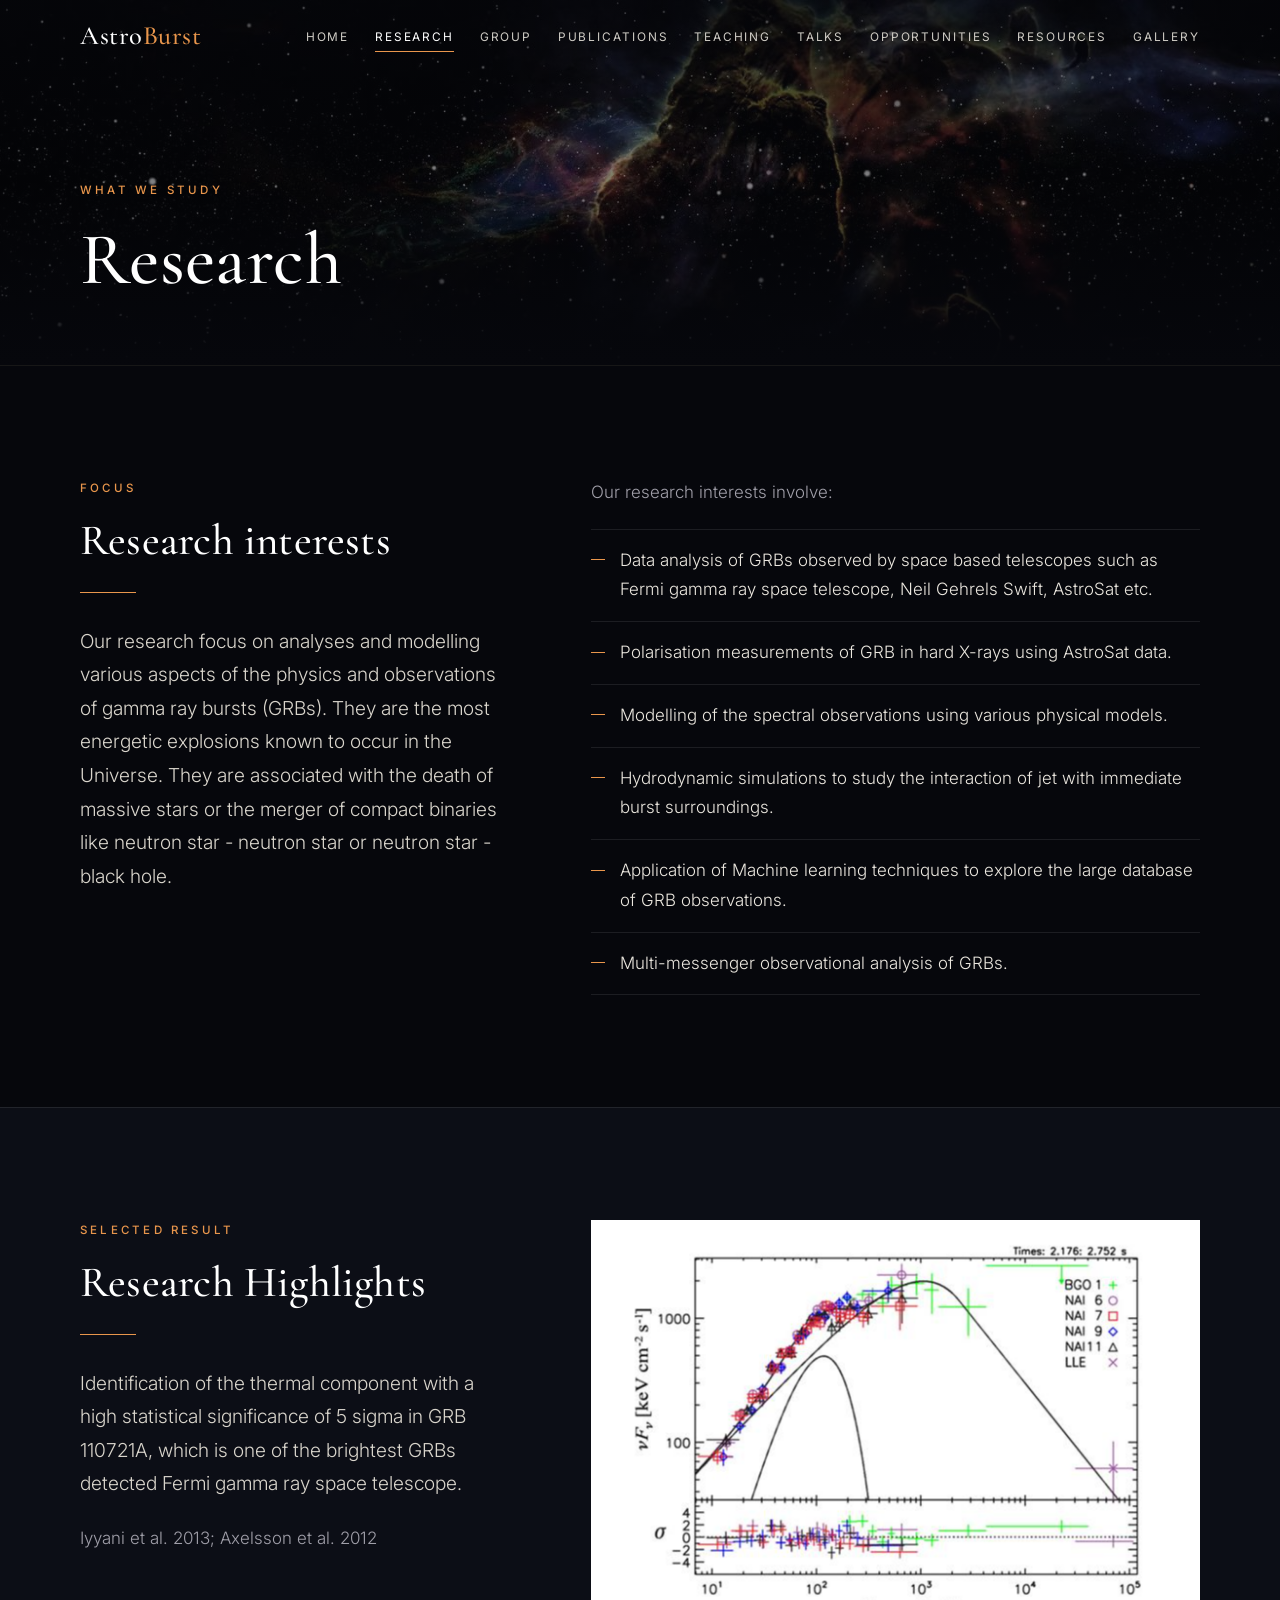
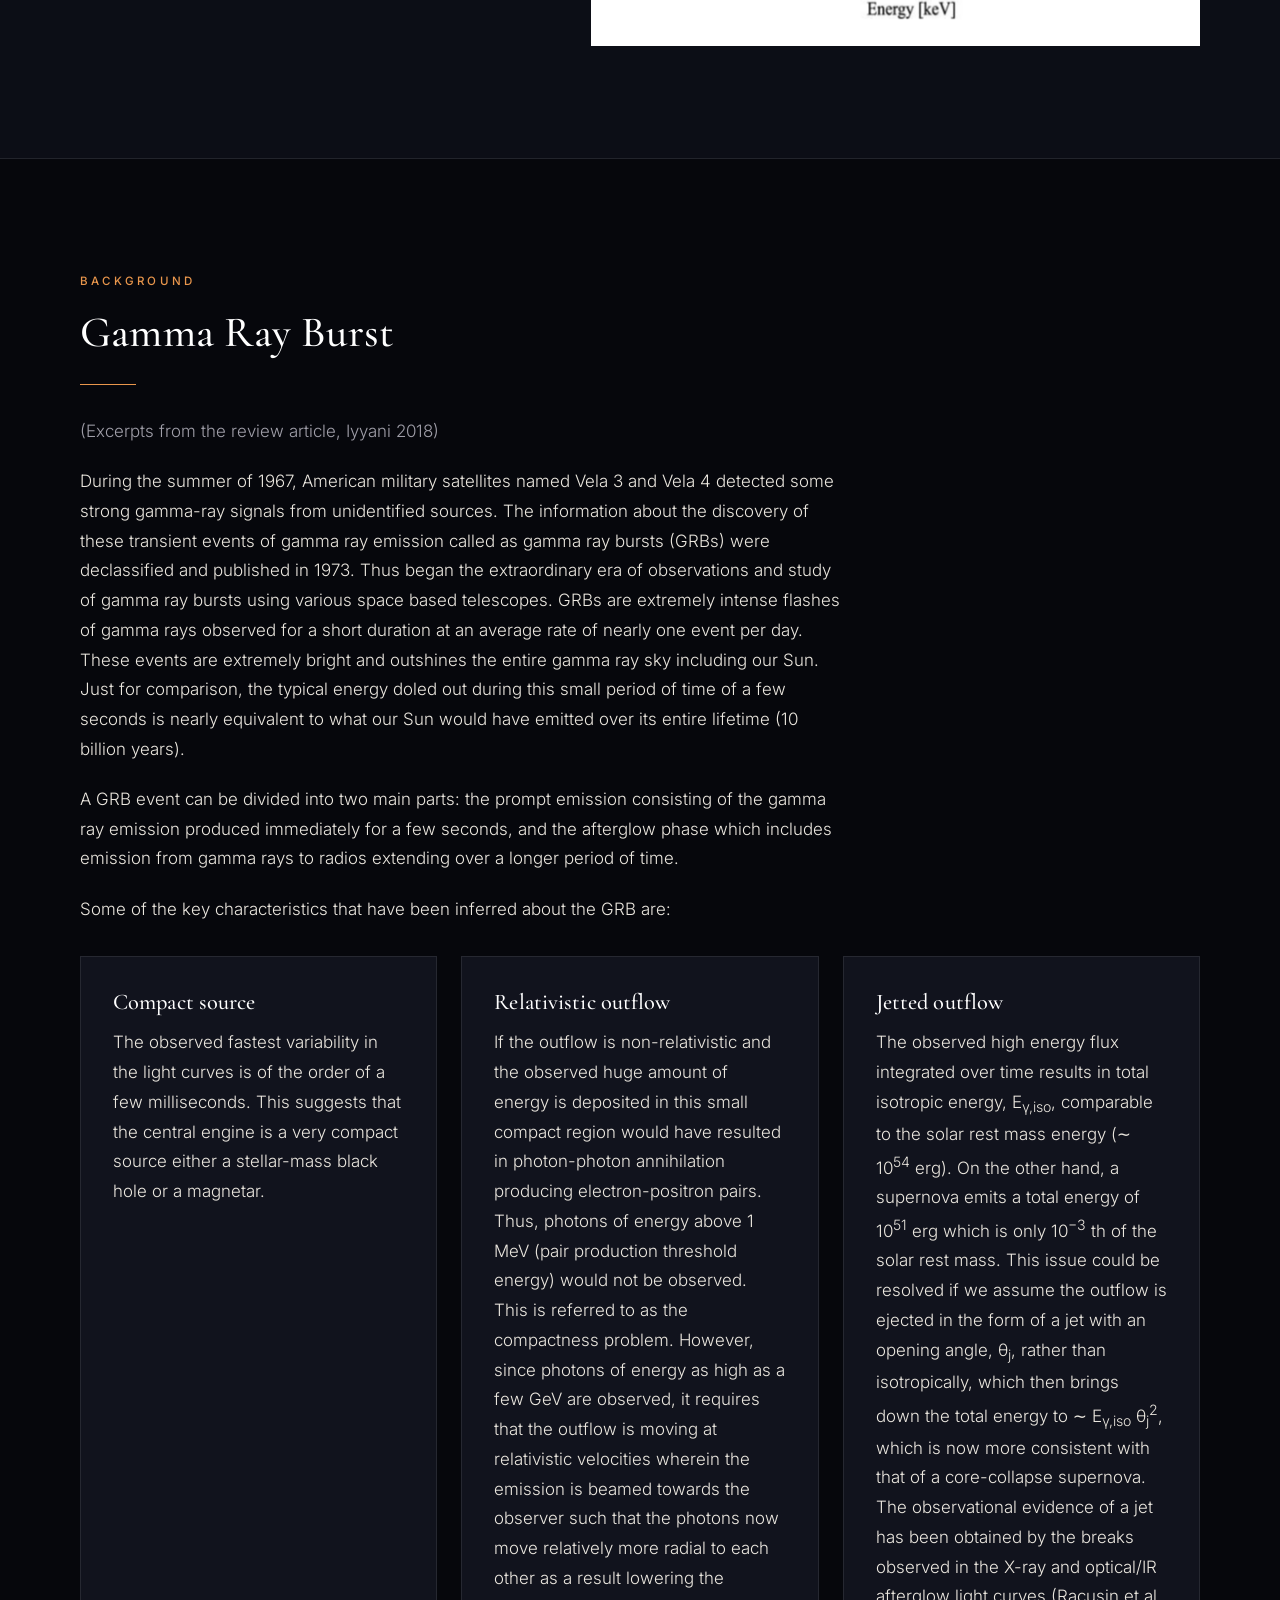
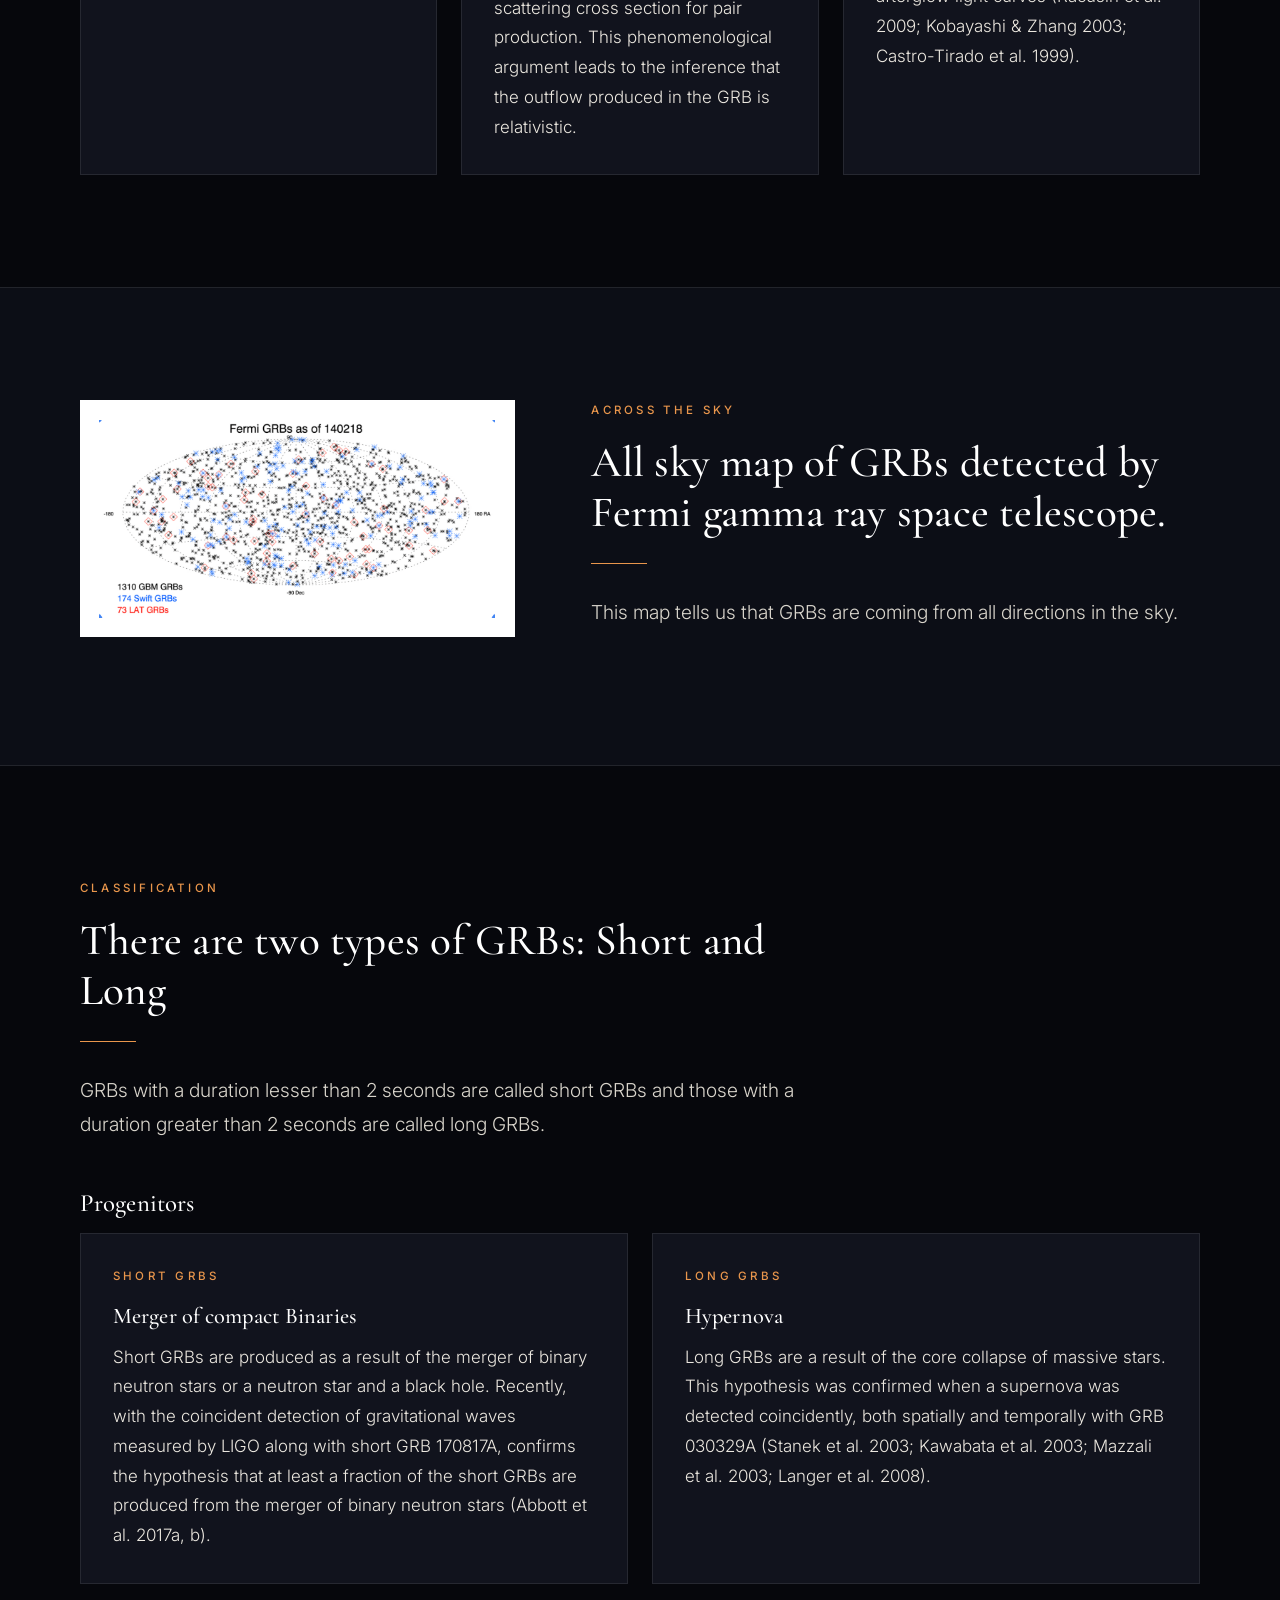
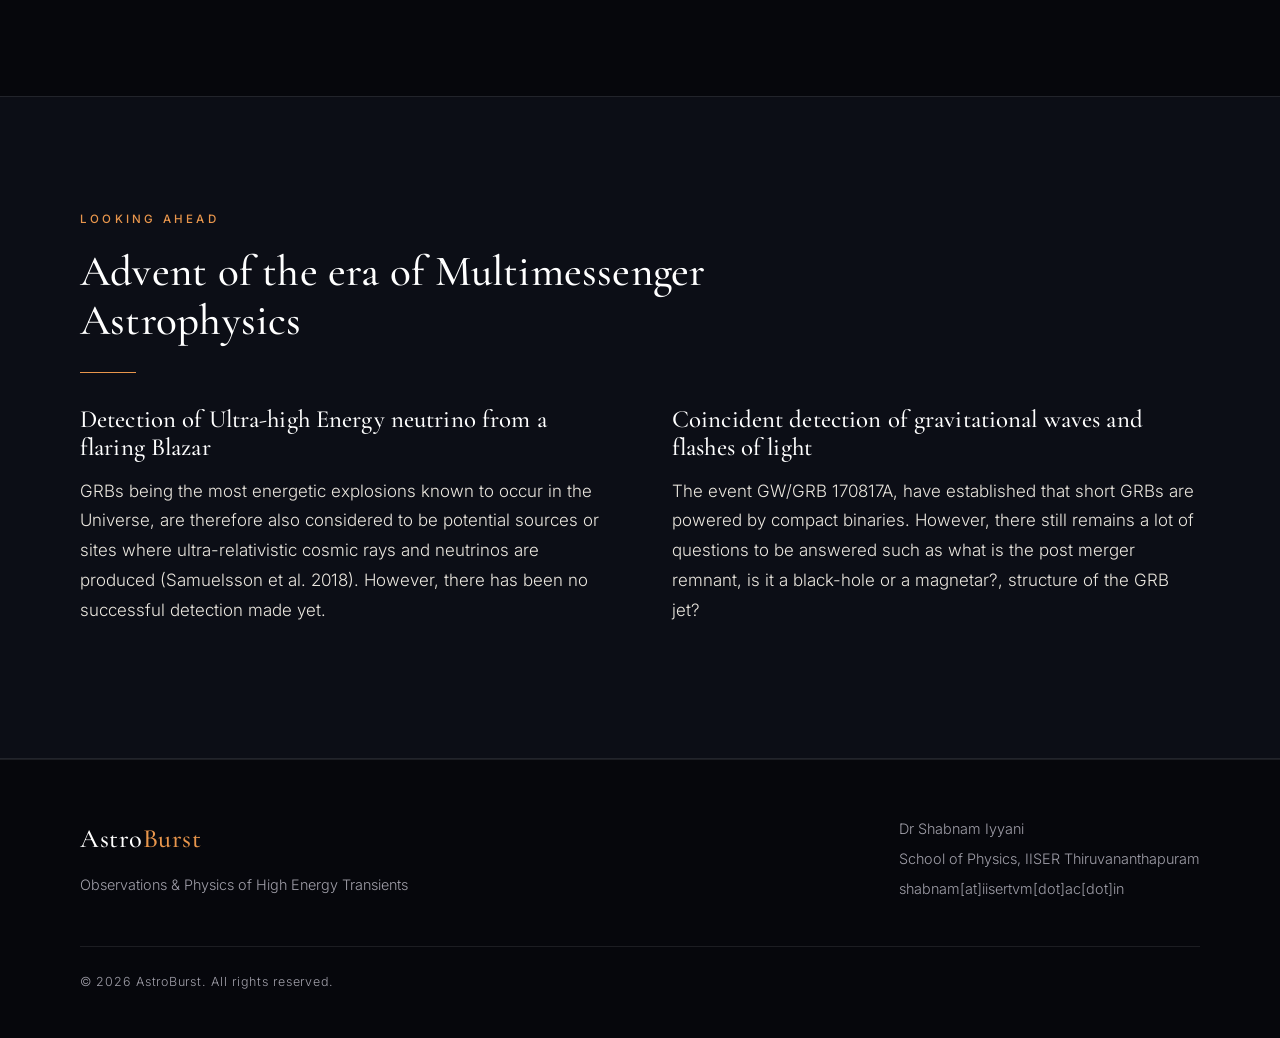
<file: research.html>
<!DOCTYPE html>
<html lang="en">
<head>
  <meta charset="utf-8">
  <meta name="viewport" content="width=device-width, initial-scale=1">
  <title>Research | AstroBurst, IISER Thiruvananthapuram</title>
  <meta name="description" content="Research of the AstroBurst group at IISER Thiruvananthapuram: gamma-ray burst observations with Fermi, Swift and AstroSat, X-ray polarisation, spectral modelling and multi-messenger astrophysics.">
  <meta name="author" content="Dr Shabnam Iyyani">
  <link rel="canonical" href="https://astroburst.org/research.html">
  <link rel="icon" href="favicon.svg" type="image/svg+xml">
  <meta name="theme-color" content="#06070c">
  <meta property="og:type" content="website">
  <meta property="og:site_name" content="AstroBurst">
  <meta property="og:url" content="https://astroburst.org/research.html">
  <meta property="og:title" content="Research | AstroBurst, IISER Thiruvananthapuram">
  <meta property="og:description" content="Research of the AstroBurst group at IISER Thiruvananthapuram: gamma-ray burst observations with Fermi, Swift and AstroSat, X-ray polarisation, spectral modelling and multi-messenger astrophysics.">
  <meta property="og:image" content="https://astroburst.org/assets/img/grb-hero.jpg">
  <meta name="twitter:card" content="summary_large_image">
  <link rel="preconnect" href="https://fonts.googleapis.com">
  <link rel="preconnect" href="https://fonts.gstatic.com" crossorigin>
  <link href="https://fonts.googleapis.com/css2?family=Cormorant+Garamond:ital,wght@0,400;0,500;1,400&amp;family=Inter:wght@300;400;500&amp;display=swap" rel="stylesheet">
  <link rel="stylesheet" href="assets/css/style.css">
</head>
<body>

  <!-- ===== Header (same on every page) ===== -->
  <header class="site-header">
    <div class="wrap nav">
      <a class="brand" href="index.html">Astro<span>Burst</span></a>
      <button class="nav-toggle" aria-label="Menu" aria-expanded="false"><span></span><span></span><span></span></button>
      <nav aria-label="Main">
        <ul class="nav-links">
          <li><a href="index.html">Home</a></li>
          <li><a href="research.html" aria-current="page">Research</a></li>
          <li><a href="group.html">Group</a></li>
          <li><a href="publications.html">Publications</a></li>
          <li><a href="teaching.html">Teaching</a></li>
          <li><a href="talks.html">Talks</a></li>
          <li><a href="opportunities.html">Opportunities</a></li>
          <li><a href="resources.html">Resources</a></li>
          <li><a href="gallery.html">Gallery</a></li>
        </ul>
      </nav>
    </div>
  </header>

  <main>
    <section class="banner">
      <div class="wrap">
        <span class="eyebrow">What we study</span>
        <h1>Research</h1>
      </div>
    </section>

    <section>
      <div class="wrap split reveal">
        <div>
          <span class="eyebrow">Focus</span>
          <h2>Research interests</h2>
          <hr class="rule">
          <p class="lead">Our research focus on analyses and modelling various aspects of the physics and observations of gamma ray bursts (GRBs). They are the most energetic explosions known to occur in the Universe. They are associated with the death of massive stars or the merger of compact binaries like neutron star - neutron star or neutron star - black hole.</p>
        </div>
        <div>
          <p class="muted">Our research interests involve:</p>
          <ul class="list dash">
            <li>Data analysis of GRBs observed by space based telescopes such as Fermi gamma ray space telescope, Neil Gehrels Swift, AstroSat etc.</li>
            <li>Polarisation measurements of GRB in hard X-rays using AstroSat data.</li>
            <li>Modelling of the spectral observations using various physical models.</li>
            <li>Hydrodynamic simulations to study the interaction of jet with immediate burst surroundings.</li>
            <li>Application of Machine learning techniques to explore the large database of GRB observations.</li>
            <li>Multi-messenger observational analysis of GRBs.</li>
          </ul>
        </div>
      </div>
    </section>

    <section class="alt">
      <div class="wrap split reveal">
        <div>
          <span class="eyebrow">Selected result</span>
          <h2>Research Highlights</h2>
          <hr class="rule">
          <p class="lead">Identification of the thermal component with a high statistical significance of 5 sigma in GRB 110721A, which is one of the brightest GRBs detected Fermi gamma ray space telescope.</p>
          <p class="muted">Iyyani et al. 2013; Axelsson et al. 2012</p>
        </div>
        <figure class="plate">
          <img src="assets/img/grb110721a-spectrum.png" alt="Spectrum of GRB 110721A showing a thermal component alongside the non-thermal emission" width="1170" height="794" loading="lazy">
        </figure>
      </div>
    </section>

    <section>
      <div class="wrap reveal">
        <div class="narrow">
          <span class="eyebrow">Background</span>
          <h2>Gamma Ray Burst</h2>
          <hr class="rule">
          <p class="muted">(Excerpts from the review article, Iyyani 2018)</p>
          <p>During the summer of 1967, American military satellites named Vela 3 and Vela 4 detected some strong gamma-ray signals from unidentified sources. The information about the discovery of these transient events of gamma ray emission called as gamma ray bursts (GRBs) were declassified and published in 1973. Thus began the extraordinary era of observations and study of gamma ray bursts using various space based telescopes. GRBs are extremely intense flashes of gamma rays observed for a short duration at an average rate of nearly one event per day. These events are extremely bright and outshines the entire gamma ray sky including our Sun. Just for comparison, the typical energy doled out during this small period of time of a few seconds is nearly equivalent to what our Sun would have emitted over its entire lifetime (10 billion years).</p>
          <p>A GRB event can be divided into two main parts: the prompt emission consisting of the gamma ray emission produced immediately for a few seconds, and the afterglow phase which includes emission from gamma rays to radios extending over a longer period of time.</p>
          <p>Some of the key characteristics that have been inferred about the GRB are:</p>
        </div>
        <div class="cols-3" style="margin-top:2rem">
          <div class="card">
            <h3>Compact source</h3>
            <p>The observed fastest variability in the light curves is of the order of a few milliseconds. This suggests that the central engine is a very compact source either a stellar-mass black hole or a magnetar.</p>
          </div>
          <div class="card">
            <h3>Relativistic outflow</h3>
            <p>If the outflow is non-relativistic and the observed huge amount of energy is deposited in this small compact region would have resulted in photon-photon annihilation producing electron-positron pairs. Thus, photons of energy above 1 MeV (pair production threshold energy) would not be observed. This is referred to as the compactness problem. However, since photons of energy as high as a few GeV are observed, it requires that the outflow is moving at relativistic velocities wherein the emission is beamed towards the observer such that the photons now move relatively more radial to each other as a result lowering the scattering cross section for pair production. This phenomenological argument leads to the inference that the outflow produced in the GRB is relativistic.</p>
          </div>
          <div class="card">
            <h3>Jetted outflow</h3>
            <p>The observed high energy flux integrated over time results in total isotropic energy, E<sub>&gamma;,iso</sub>, comparable to the solar rest mass energy (&sim; 10<sup>54</sup> erg). On the other hand, a supernova emits a total energy of 10<sup>51</sup> erg which is only 10<sup>&minus;3</sup> th of the solar rest mass. This issue could be resolved if we assume the outflow is ejected in the form of a jet with an opening angle, &theta;<sub>j</sub>, rather than isotropically, which then brings down the total energy to &sim; E<sub>&gamma;,iso</sub> &theta;<sub>j</sub><sup>2</sup>, which is now more consistent with that of a core-collapse supernova. The observational evidence of a jet has been obtained by the breaks observed in the X-ray and optical/IR afterglow light curves (Racusin et al. 2009; Kobayashi &amp; Zhang 2003; Castro-Tirado et al. 1999).</p>
          </div>
        </div>
      </div>
    </section>

    <section class="alt">
      <div class="wrap split reveal">
        <figure class="plate">
          <img src="assets/img/fermi-grb-skymap.png" alt="All sky map of gamma-ray bursts detected by the Fermi gamma ray space telescope" width="1110" height="556" loading="lazy">
        </figure>
        <div>
          <span class="eyebrow">Across the sky</span>
          <h2>All sky map of GRBs detected by Fermi gamma ray space telescope.</h2>
          <hr class="rule">
          <p class="lead">This map tells us that GRBs are coming from all directions in the sky.</p>
        </div>
      </div>
    </section>

    <section>
      <div class="wrap reveal">
        <div class="narrow">
          <span class="eyebrow">Classification</span>
          <h2>There are two types of GRBs: Short and Long</h2>
          <hr class="rule">
          <p class="lead">GRBs with a duration lesser than 2 seconds are called short GRBs and those with a duration greater than 2 seconds are called long GRBs.</p>
        </div>
        <h3 style="margin-top:3rem">Progenitors</h3>
        <div class="cols-2" style="gap:1.5rem">
          <div class="card">
            <span class="eyebrow">Short GRBs</span>
            <h3>Merger of compact Binaries</h3>
            <p>Short GRBs are produced as a result of the merger of binary neutron stars or a neutron star and a black hole. Recently, with the coincident detection of gravitational waves measured by LIGO along with short GRB 170817A, confirms the hypothesis that at least a fraction of the short GRBs are produced from the merger of binary neutron stars (Abbott et al. 2017a, b).</p>
          </div>
          <div class="card">
            <span class="eyebrow">Long GRBs</span>
            <h3>Hypernova</h3>
            <p>Long GRBs are a result of the core collapse of massive stars. This hypothesis was confirmed when a supernova was detected coincidently, both spatially and temporally with GRB 030329A (Stanek et al. 2003; Kawabata et al. 2003; Mazzali et al. 2003; Langer et al. 2008).</p>
          </div>
        </div>
      </div>
    </section>

    <section class="alt">
      <div class="wrap reveal">
        <div class="narrow">
          <span class="eyebrow">Looking ahead</span>
          <h2>Advent of the era of Multimessenger Astrophysics</h2>
          <hr class="rule">
        </div>
        <div class="cols-2">
          <div>
            <h3>Detection of Ultra-high Energy neutrino from a flaring Blazar</h3>
            <p>GRBs being the most energetic explosions known to occur in the Universe, are therefore also considered to be potential sources or sites where ultra-relativistic cosmic rays and neutrinos are produced (Samuelsson et al. 2018). However, there has been no successful detection made yet.</p>
          </div>
          <div>
            <h3>Coincident detection of gravitational waves and flashes of light</h3>
            <p>The event GW/GRB 170817A, have established that short GRBs are powered by compact binaries. However, there still remains a lot of questions to be answered such as what is the post merger remnant, is it a black-hole or a magnetar?, structure of the GRB jet?</p>
          </div>
        </div>
      </div>
    </section>
  </main>

  <!-- ===== Footer (same on every page) ===== -->
  <footer class="site-footer">
    <div class="wrap">
      <div class="cols">
        <div>
          <a class="brand" href="index.html">Astro<span>Burst</span></a>
          <p>Observations &amp; Physics of High Energy Transients</p>
        </div>
        <div>
          <p>Dr Shabnam Iyyani</p>
          <p>School of Physics, IISER Thiruvananthapuram</p>
          <p>shabnam[at]iisertvm[dot]ac[dot]in</p>
        </div>
      </div>
      <p class="copy">&copy; 2026 AstroBurst. All rights reserved.</p>
    </div>
  </footer>

  <script src="assets/js/main.js"></script>
</body>
</html>
</file>
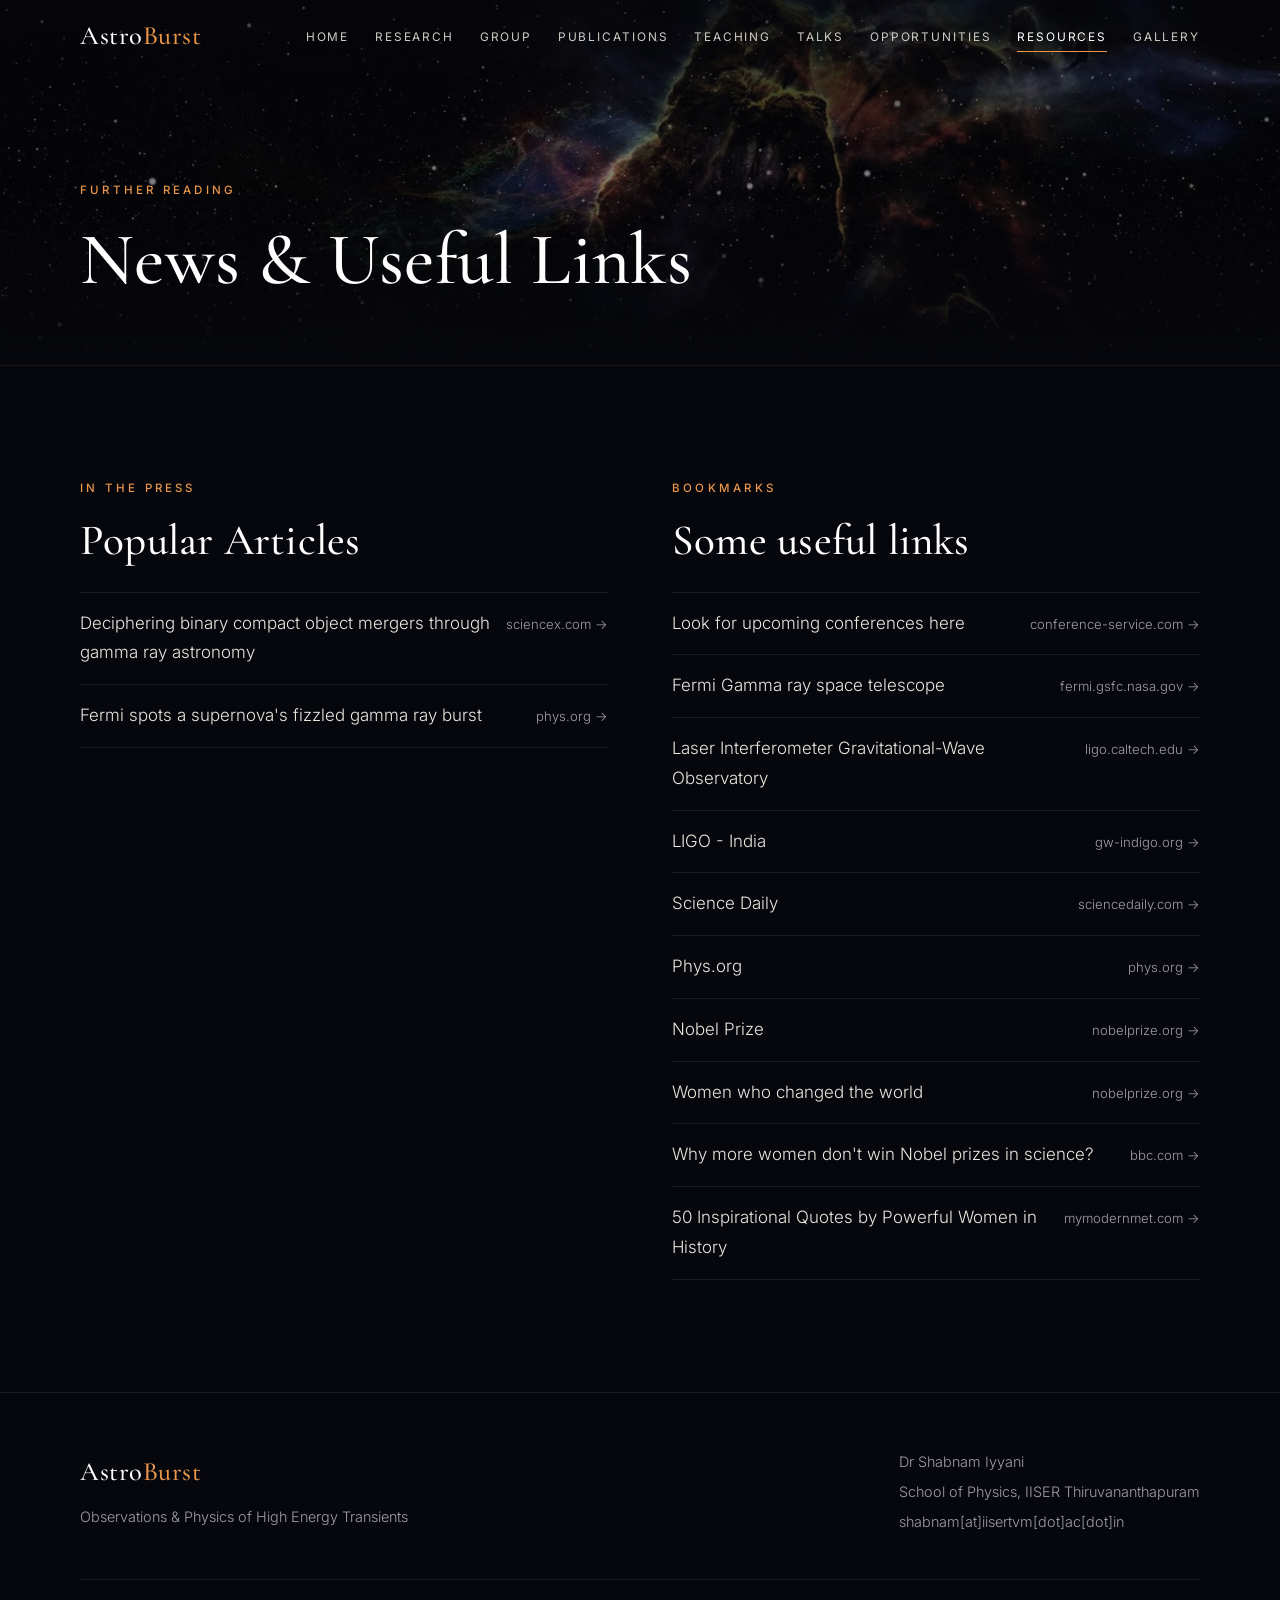
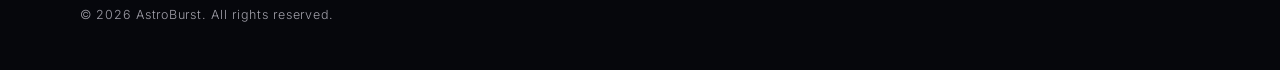
<file: resources.html>
<!DOCTYPE html>
<html lang="en">
<head>
  <meta charset="utf-8">
  <meta name="viewport" content="width=device-width, initial-scale=1">
  <title>News &amp; Useful Links | AstroBurst, IISER Thiruvananthapuram</title>
  <meta name="description" content="Popular articles about our work and useful links for astrophysics researchers.">
  <meta name="author" content="Dr Shabnam Iyyani">
  <link rel="canonical" href="https://astroburst.org/resources.html">
  <link rel="icon" href="favicon.svg" type="image/svg+xml">
  <meta name="theme-color" content="#06070c">
  <meta property="og:type" content="website">
  <meta property="og:site_name" content="AstroBurst">
  <meta property="og:url" content="https://astroburst.org/resources.html">
  <meta property="og:title" content="News &amp; Useful Links | AstroBurst, IISER Thiruvananthapuram">
  <meta property="og:description" content="Popular articles about our work and useful links for astrophysics researchers.">
  <meta property="og:image" content="https://astroburst.org/assets/img/grb-hero.jpg">
  <meta name="twitter:card" content="summary_large_image">
  <link rel="preconnect" href="https://fonts.googleapis.com">
  <link rel="preconnect" href="https://fonts.gstatic.com" crossorigin>
  <link href="https://fonts.googleapis.com/css2?family=Cormorant+Garamond:ital,wght@0,400;0,500;1,400&amp;family=Inter:wght@300;400;500&amp;display=swap" rel="stylesheet">
  <link rel="stylesheet" href="assets/css/style.css">
</head>
<body>

  <!-- ===== Header (same on every page) ===== -->
  <header class="site-header">
    <div class="wrap nav">
      <a class="brand" href="index.html">Astro<span>Burst</span></a>
      <button class="nav-toggle" aria-label="Menu" aria-expanded="false"><span></span><span></span><span></span></button>
      <nav aria-label="Main">
        <ul class="nav-links">
          <li><a href="index.html">Home</a></li>
          <li><a href="research.html">Research</a></li>
          <li><a href="group.html">Group</a></li>
          <li><a href="publications.html">Publications</a></li>
          <li><a href="teaching.html">Teaching</a></li>
          <li><a href="talks.html">Talks</a></li>
          <li><a href="opportunities.html">Opportunities</a></li>
          <li><a href="resources.html" aria-current="page">Resources</a></li>
          <li><a href="gallery.html">Gallery</a></li>
        </ul>
      </nav>
    </div>
  </header>

  <main>
    <section class="banner">
      <div class="wrap">
        <span class="eyebrow">Further reading</span>
        <h1>News &amp; Useful Links</h1>
      </div>
    </section>

    <section>
      <div class="wrap cols-2 reveal">
        <div>
          <span class="eyebrow">In the press</span>
          <h2>Popular Articles</h2>
          <ul class="list links">
            <li><a href="https://sciencex.com/news/2021-08-deciphering-binary-compact-mergers-gamma-ray.html" target="_blank" rel="noopener"><span>Deciphering binary compact object mergers through gamma ray astronomy</span><small>sciencex.com &rarr;</small></a></li>
            <li><a href="https://phys.org/news/2021-07-fermi-supernova-fizzled-gamma-ray.html" target="_blank" rel="noopener"><span>Fermi spots a supernova's fizzled gamma ray burst</span><small>phys.org &rarr;</small></a></li>
          </ul>
        </div>
        <div>
          <span class="eyebrow">Bookmarks</span>
          <h2>Some useful links</h2>
          <ul class="list links">
            <li><a href="https://www.conference-service.com/conferences/gravitation-and-cosmology.html" target="_blank" rel="noopener"><span>Look for upcoming conferences here</span><small>conference-service.com &rarr;</small></a></li>
            <li><a href="https://fermi.gsfc.nasa.gov/" target="_blank" rel="noopener"><span>Fermi Gamma ray space telescope</span><small>fermi.gsfc.nasa.gov &rarr;</small></a></li>
            <li><a href="https://www.ligo.caltech.edu/" target="_blank" rel="noopener"><span>Laser Interferometer Gravitational-Wave Observatory</span><small>ligo.caltech.edu &rarr;</small></a></li>
            <li><a href="http://www.gw-indigo.org/tiki-index.php?page=LIGO-India" target="_blank" rel="noopener"><span>LIGO - India</span><small>gw-indigo.org &rarr;</small></a></li>
            <li><a href="https://www.sciencedaily.com/" target="_blank" rel="noopener"><span>Science Daily</span><small>sciencedaily.com &rarr;</small></a></li>
            <li><a href="https://phys.org/" target="_blank" rel="noopener"><span>Phys.org</span><small>phys.org &rarr;</small></a></li>
            <li><a href="https://www.nobelprize.org/" target="_blank" rel="noopener"><span>Nobel Prize</span><small>nobelprize.org &rarr;</small></a></li>
            <li><a href="https://www.nobelprize.org/prizes/lists/nobel-prize-awarded-women-3-2/" target="_blank" rel="noopener"><span>Women who changed the world</span><small>nobelprize.org &rarr;</small></a></li>
            <li><a href="http://www.bbc.com/future/story/20181008-why-dont-more-women-dont-win-nobel-prizes-in-science" target="_blank" rel="noopener"><span>Why more women don't win Nobel prizes in science?</span><small>bbc.com &rarr;</small></a></li>
            <li><a href="https://mymodernmet.com/inspirational-quotes-women/" target="_blank" rel="noopener"><span>50 Inspirational Quotes by Powerful Women in History</span><small>mymodernmet.com &rarr;</small></a></li>
          </ul>
        </div>
      </div>
    </section>
  </main>

  <!-- ===== Footer (same on every page) ===== -->
  <footer class="site-footer">
    <div class="wrap">
      <div class="cols">
        <div>
          <a class="brand" href="index.html">Astro<span>Burst</span></a>
          <p>Observations &amp; Physics of High Energy Transients</p>
        </div>
        <div>
          <p>Dr Shabnam Iyyani</p>
          <p>School of Physics, IISER Thiruvananthapuram</p>
          <p>shabnam[at]iisertvm[dot]ac[dot]in</p>
        </div>
      </div>
      <p class="copy">&copy; 2026 AstroBurst. All rights reserved.</p>
    </div>
  </footer>

  <script src="assets/js/main.js"></script>
</body>
</html>
</file>
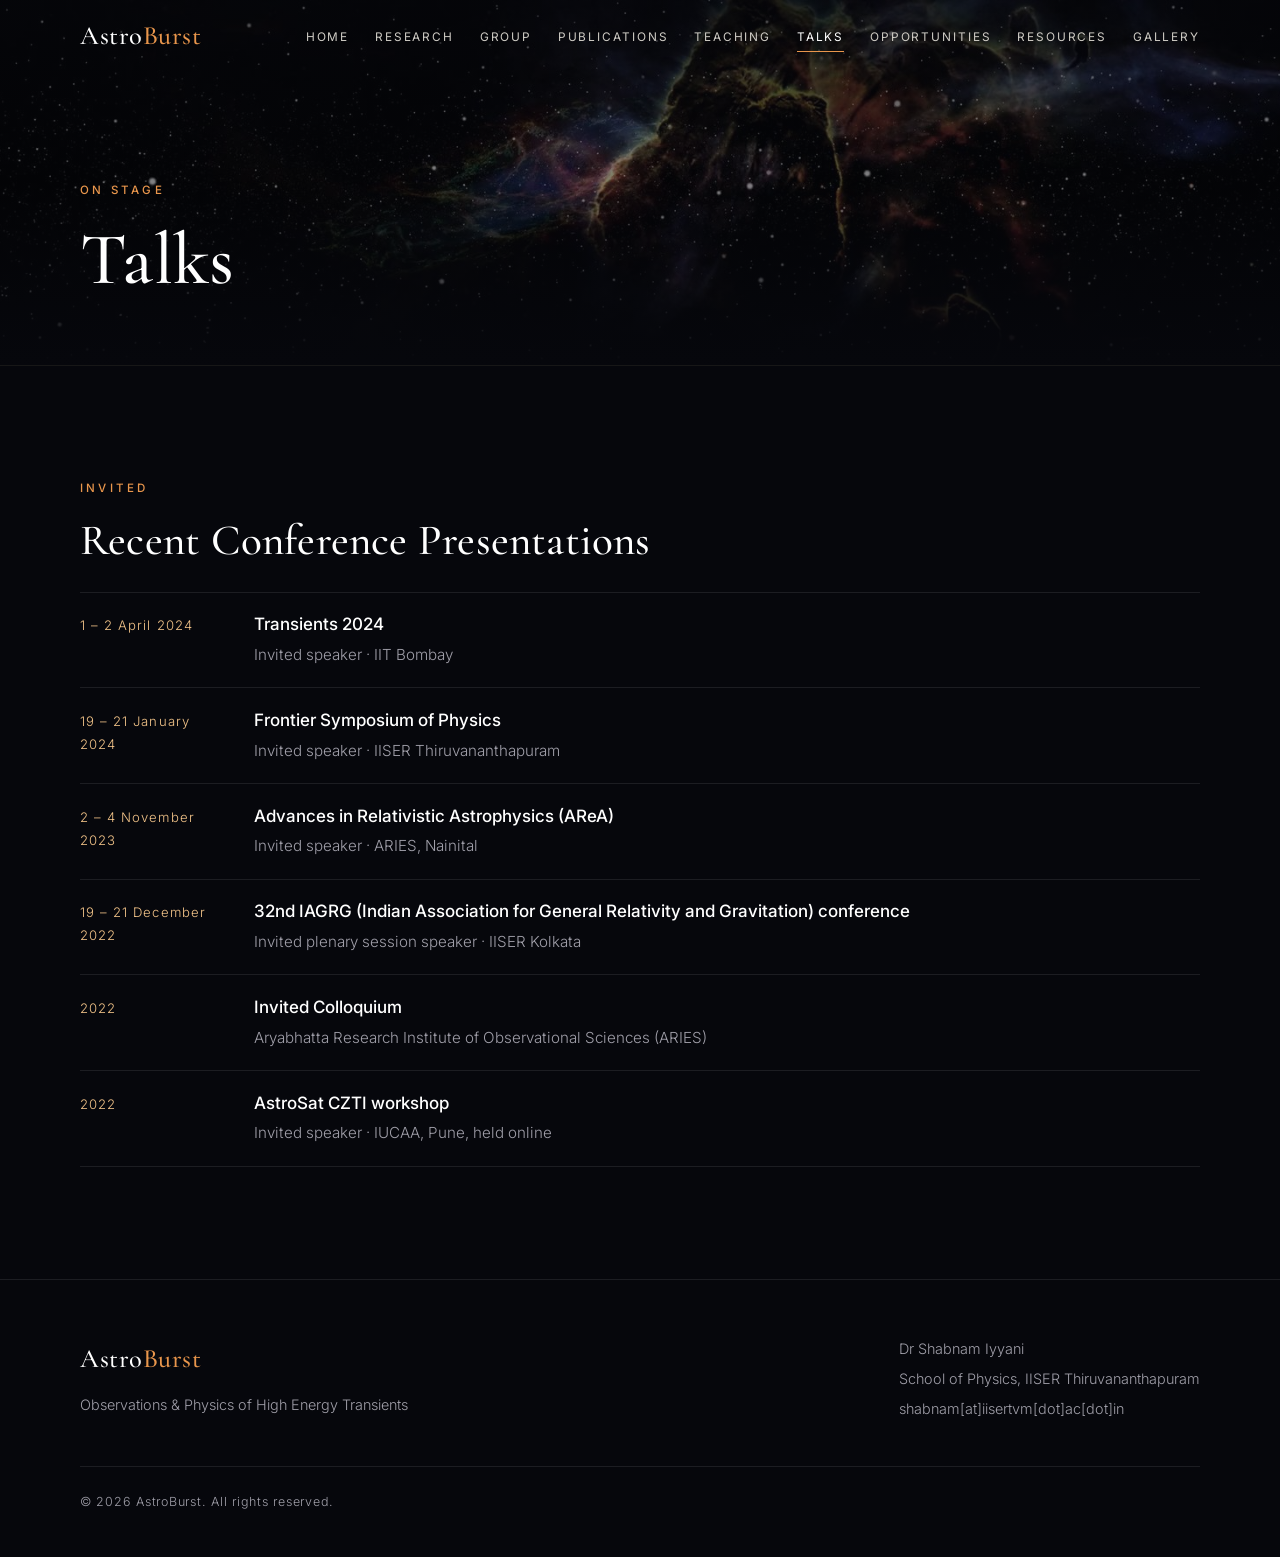
<file: talks.html>
<!DOCTYPE html>
<html lang="en">
<head>
  <meta charset="utf-8">
  <meta name="viewport" content="width=device-width, initial-scale=1">
  <title>Talks | AstroBurst, IISER Thiruvananthapuram</title>
  <meta name="description" content="Recent invited talks and conference presentations by Dr Shabnam Iyyani.">
  <meta name="author" content="Dr Shabnam Iyyani">
  <link rel="canonical" href="https://astroburst.org/talks.html">
  <link rel="icon" href="favicon.svg" type="image/svg+xml">
  <meta name="theme-color" content="#06070c">
  <meta property="og:type" content="website">
  <meta property="og:site_name" content="AstroBurst">
  <meta property="og:url" content="https://astroburst.org/talks.html">
  <meta property="og:title" content="Talks | AstroBurst, IISER Thiruvananthapuram">
  <meta property="og:description" content="Recent invited talks and conference presentations by Dr Shabnam Iyyani.">
  <meta property="og:image" content="https://astroburst.org/assets/img/grb-hero.jpg">
  <meta name="twitter:card" content="summary_large_image">
  <link rel="preconnect" href="https://fonts.googleapis.com">
  <link rel="preconnect" href="https://fonts.gstatic.com" crossorigin>
  <link href="https://fonts.googleapis.com/css2?family=Cormorant+Garamond:ital,wght@0,400;0,500;1,400&amp;family=Inter:wght@300;400;500&amp;display=swap" rel="stylesheet">
  <link rel="stylesheet" href="assets/css/style.css">
</head>
<body>

  <!-- ===== Header (same on every page) ===== -->
  <header class="site-header">
    <div class="wrap nav">
      <a class="brand" href="index.html">Astro<span>Burst</span></a>
      <button class="nav-toggle" aria-label="Menu" aria-expanded="false"><span></span><span></span><span></span></button>
      <nav aria-label="Main">
        <ul class="nav-links">
          <li><a href="index.html">Home</a></li>
          <li><a href="research.html">Research</a></li>
          <li><a href="group.html">Group</a></li>
          <li><a href="publications.html">Publications</a></li>
          <li><a href="teaching.html">Teaching</a></li>
          <li><a href="talks.html" aria-current="page">Talks</a></li>
          <li><a href="opportunities.html">Opportunities</a></li>
          <li><a href="resources.html">Resources</a></li>
          <li><a href="gallery.html">Gallery</a></li>
        </ul>
      </nav>
    </div>
  </header>

  <main>
    <section class="banner">
      <div class="wrap">
        <span class="eyebrow">On stage</span>
        <h1>Talks</h1>
      </div>
    </section>

    <section>
      <div class="wrap reveal">
        <span class="eyebrow">Invited</span>
        <h2>Recent Conference Presentations</h2>
        <ul class="timeline">
            <li><span class="when">1 &ndash; 2 April 2024</span><div><strong>Transients 2024</strong><span class="where">Invited speaker &middot; IIT Bombay</span></div></li>
            <li><span class="when">19 &ndash; 21 January 2024</span><div><strong>Frontier Symposium of Physics</strong><span class="where">Invited speaker &middot; IISER Thiruvananthapuram</span></div></li>
            <li><span class="when">2 &ndash; 4 November 2023</span><div><strong>Advances in Relativistic Astrophysics (AReA)</strong><span class="where">Invited speaker &middot; ARIES, Nainital</span></div></li>
            <li><span class="when">19 &ndash; 21 December 2022</span><div><strong>32nd IAGRG (Indian Association for General Relativity and Gravitation) conference</strong><span class="where">Invited plenary session speaker &middot; IISER Kolkata</span></div></li>
            <li><span class="when">2022</span><div><strong>Invited Colloquium</strong><span class="where">Aryabhatta Research Institute of Observational Sciences (ARIES)</span></div></li>
            <li><span class="when">2022</span><div><strong>AstroSat CZTI workshop</strong><span class="where">Invited speaker &middot; IUCAA, Pune, held online</span></div></li>
          </ul>
      </div>
    </section>
  </main>

  <!-- ===== Footer (same on every page) ===== -->
  <footer class="site-footer">
    <div class="wrap">
      <div class="cols">
        <div>
          <a class="brand" href="index.html">Astro<span>Burst</span></a>
          <p>Observations &amp; Physics of High Energy Transients</p>
        </div>
        <div>
          <p>Dr Shabnam Iyyani</p>
          <p>School of Physics, IISER Thiruvananthapuram</p>
          <p>shabnam[at]iisertvm[dot]ac[dot]in</p>
        </div>
      </div>
      <p class="copy">&copy; 2026 AstroBurst. All rights reserved.</p>
    </div>
  </footer>

  <script src="assets/js/main.js"></script>
</body>
</html>
</file>
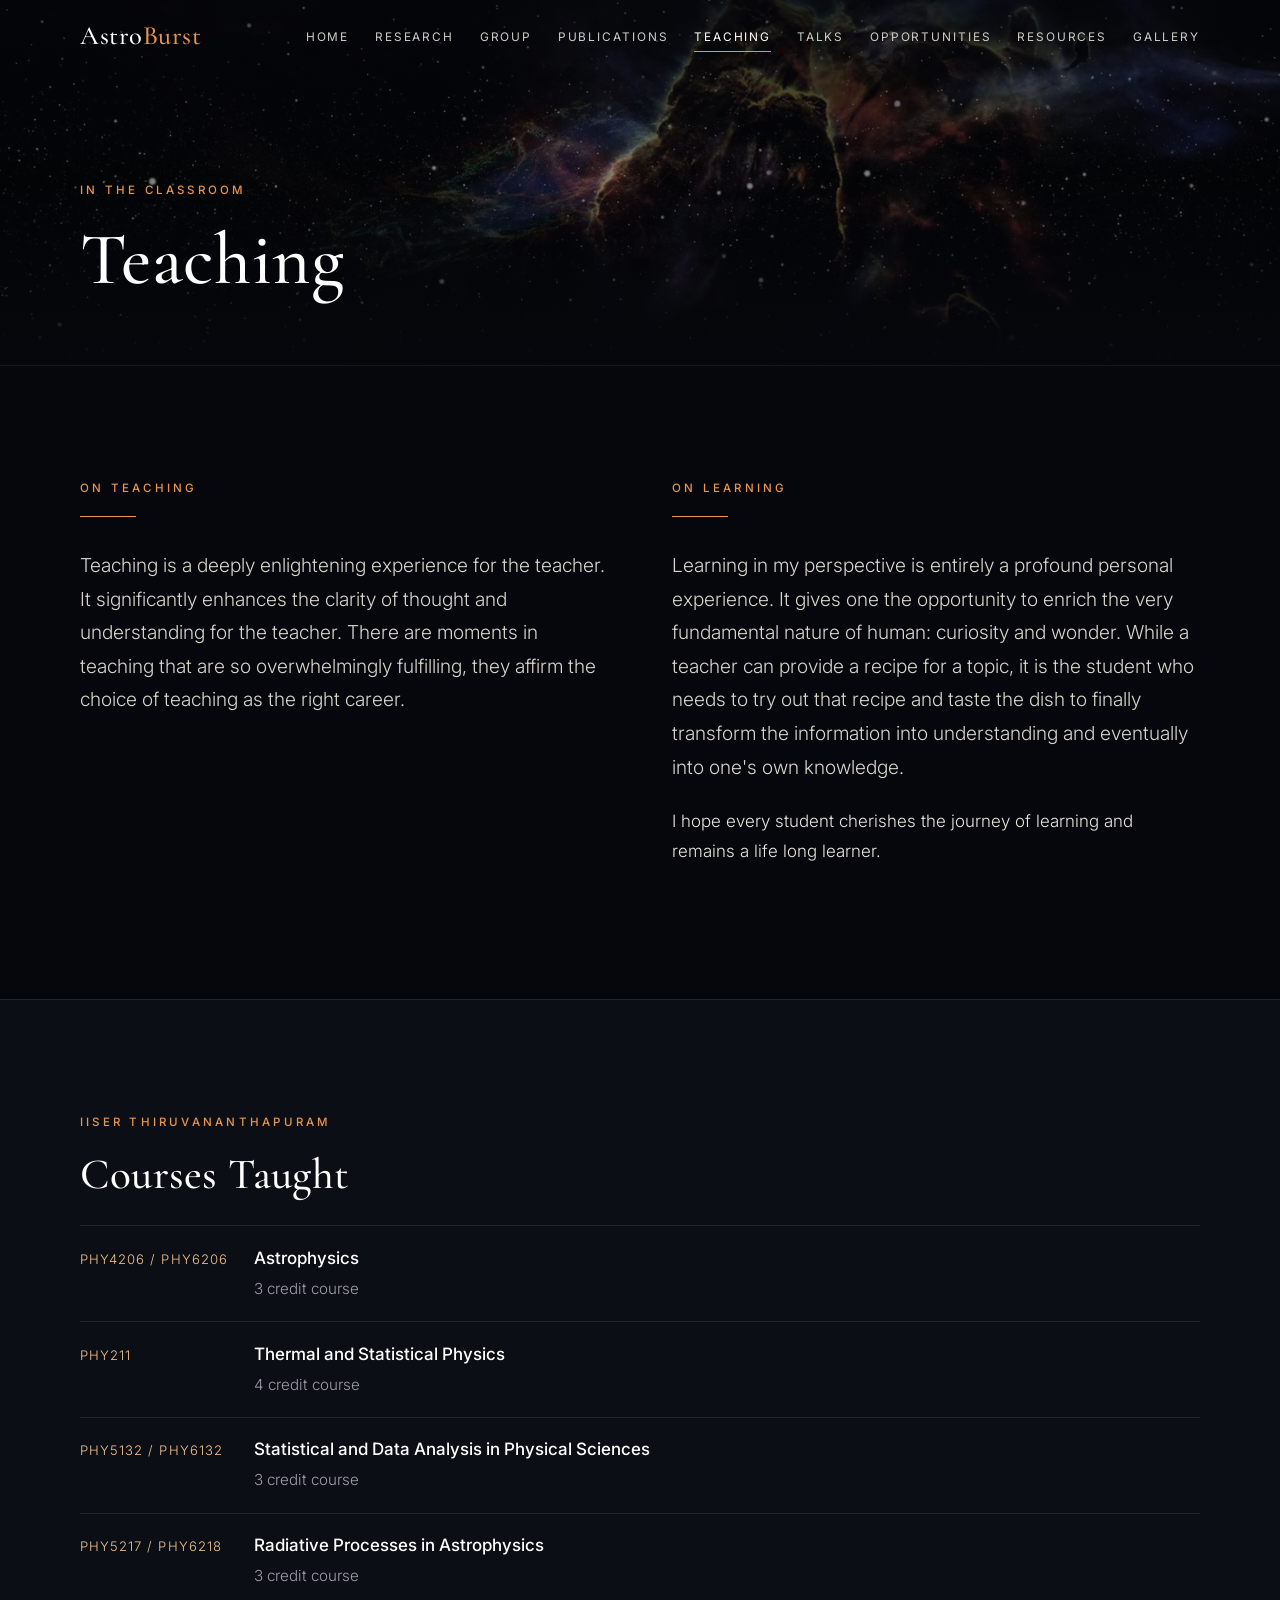
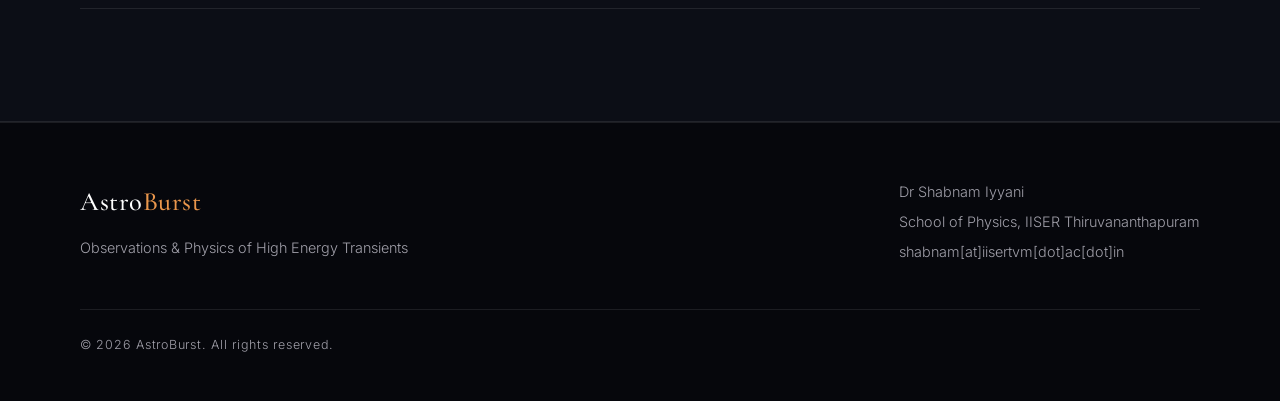
<file: teaching.html>
<!DOCTYPE html>
<html lang="en">
<head>
  <meta charset="utf-8">
  <meta name="viewport" content="width=device-width, initial-scale=1">
  <title>Teaching | AstroBurst, IISER Thiruvananthapuram</title>
  <meta name="description" content="Teaching philosophy and courses taught by Dr Shabnam Iyyani at IISER Thiruvananthapuram.">
  <meta name="author" content="Dr Shabnam Iyyani">
  <link rel="canonical" href="https://astroburst.org/teaching.html">
  <link rel="icon" href="favicon.svg" type="image/svg+xml">
  <meta name="theme-color" content="#06070c">
  <meta property="og:type" content="website">
  <meta property="og:site_name" content="AstroBurst">
  <meta property="og:url" content="https://astroburst.org/teaching.html">
  <meta property="og:title" content="Teaching | AstroBurst, IISER Thiruvananthapuram">
  <meta property="og:description" content="Teaching philosophy and courses taught by Dr Shabnam Iyyani at IISER Thiruvananthapuram.">
  <meta property="og:image" content="https://astroburst.org/assets/img/grb-hero.jpg">
  <meta name="twitter:card" content="summary_large_image">
  <link rel="preconnect" href="https://fonts.googleapis.com">
  <link rel="preconnect" href="https://fonts.gstatic.com" crossorigin>
  <link href="https://fonts.googleapis.com/css2?family=Cormorant+Garamond:ital,wght@0,400;0,500;1,400&amp;family=Inter:wght@300;400;500&amp;display=swap" rel="stylesheet">
  <link rel="stylesheet" href="assets/css/style.css">
</head>
<body>

  <!-- ===== Header (same on every page) ===== -->
  <header class="site-header">
    <div class="wrap nav">
      <a class="brand" href="index.html">Astro<span>Burst</span></a>
      <button class="nav-toggle" aria-label="Menu" aria-expanded="false"><span></span><span></span><span></span></button>
      <nav aria-label="Main">
        <ul class="nav-links">
          <li><a href="index.html">Home</a></li>
          <li><a href="research.html">Research</a></li>
          <li><a href="group.html">Group</a></li>
          <li><a href="publications.html">Publications</a></li>
          <li><a href="teaching.html" aria-current="page">Teaching</a></li>
          <li><a href="talks.html">Talks</a></li>
          <li><a href="opportunities.html">Opportunities</a></li>
          <li><a href="resources.html">Resources</a></li>
          <li><a href="gallery.html">Gallery</a></li>
        </ul>
      </nav>
    </div>
  </header>

  <main>
    <section class="banner">
      <div class="wrap">
        <span class="eyebrow">In the classroom</span>
        <h1>Teaching</h1>
      </div>
    </section>

    <section>
      <div class="wrap cols-2 reveal">
        <div>
          <span class="eyebrow">On teaching</span>
          <hr class="rule">
          <p class="lead">Teaching is a deeply enlightening experience for the teacher. It significantly enhances the clarity of thought and understanding for the teacher. There are moments in teaching that are so overwhelmingly fulfilling, they affirm the choice of teaching as the right career.</p>
        </div>
        <div>
          <span class="eyebrow">On learning</span>
          <hr class="rule">
          <p class="lead">Learning in my perspective is entirely a profound personal experience. It gives one the opportunity to enrich the very fundamental nature of human: curiosity and wonder. While a teacher can provide a recipe for a topic, it is the student who needs to try out that recipe and taste the dish to finally transform the information into understanding and eventually into one's own knowledge.</p>
          <p>I hope every student cherishes the journey of learning and remains a life long learner.</p>
        </div>
      </div>
    </section>

    <section class="alt">
      <div class="wrap reveal">
        <span class="eyebrow">IISER Thiruvananthapuram</span>
        <h2>Courses Taught</h2>
        <ul class="timeline">
            <li><span class="when">PHY4206 / PHY6206</span><div><strong>Astrophysics</strong><span class="where">3 credit course</span></div></li>
            <li><span class="when">PHY211</span><div><strong>Thermal and Statistical Physics</strong><span class="where">4 credit course</span></div></li>
            <li><span class="when">PHY5132 / PHY6132</span><div><strong>Statistical and Data Analysis in Physical Sciences</strong><span class="where">3 credit course</span></div></li>
            <li><span class="when">PHY5217 / PHY6218</span><div><strong>Radiative Processes in Astrophysics</strong><span class="where">3 credit course</span></div></li>
          </ul>
      </div>
    </section>
  </main>

  <!-- ===== Footer (same on every page) ===== -->
  <footer class="site-footer">
    <div class="wrap">
      <div class="cols">
        <div>
          <a class="brand" href="index.html">Astro<span>Burst</span></a>
          <p>Observations &amp; Physics of High Energy Transients</p>
        </div>
        <div>
          <p>Dr Shabnam Iyyani</p>
          <p>School of Physics, IISER Thiruvananthapuram</p>
          <p>shabnam[at]iisertvm[dot]ac[dot]in</p>
        </div>
      </div>
      <p class="copy">&copy; 2026 AstroBurst. All rights reserved.</p>
    </div>
  </footer>

  <script src="assets/js/main.js"></script>
</body>
</html>
</file>
<file: assets/css/style.css>
/* AstroBurst — site styles
   Colours, fonts and spacing are set once in :root below; change them there. */
:root {
  --bg: #06070c;
  --bg-2: #0c0e16;
  --surface: #11131d;
  --line: rgba(255, 255, 255, 0.09);
  --text: #ebe7df;
  --muted: #a09fa9;
  --accent: #e9964c;      /* ember orange taken from the gamma-ray burst artwork */
  --accent-2: #f3c489;
  --serif: "Cormorant Garamond", "Iowan Old Style", Georgia, serif;
  --sans: "Inter", system-ui, -apple-system, "Segoe UI", Roboto, sans-serif;
  --wrap: 1120px;
}

*, *::before, *::after { box-sizing: border-box; }
html { scroll-behavior: smooth; -webkit-text-size-adjust: 100%; }
body {
  margin: 0; background: var(--bg); color: var(--text);
  font-family: var(--sans); font-size: 17px; line-height: 1.75; font-weight: 300;
  -webkit-font-smoothing: antialiased;
}
img { max-width: 100%; height: auto; display: block; }
a { color: var(--accent-2); text-decoration: none; transition: color .2s; }
a:hover { color: #fff; }
p { margin: 0 0 1.2em; }
h1, h2, h3 { font-family: var(--serif); font-weight: 500; line-height: 1.15; margin: 0 0 .6em; color: #fff; letter-spacing: .005em; }
h1 { font-size: clamp(2.6rem, 6vw, 4.6rem); }
h2 { font-size: clamp(1.9rem, 3.4vw, 2.7rem); }
h3 { font-size: 1.55rem; }
.wrap { width: min(var(--wrap), 100% - 3rem); margin-inline: auto; }
.narrow { max-width: 760px; }
.eyebrow {
  font-size: .72rem; letter-spacing: .28em; text-transform: uppercase;
  color: var(--accent); font-weight: 500; margin: 0 0 1.1rem; display: block;
}
.lead { font-size: 1.2rem; color: #d9d5cc; }
.muted { color: var(--muted); }
.rule { width: 56px; height: 1px; background: var(--accent); border: 0; margin: 0 0 2rem; }
section { padding: clamp(4rem, 9vw, 7rem) 0; }
section.alt { background: var(--bg-2); border-block: 1px solid var(--line); }

/* ---------- Header ---------- */
.site-header {
  position: fixed; inset: 0 0 auto 0; z-index: 50;
  transition: background .3s, border-color .3s, backdrop-filter .3s;
  border-bottom: 1px solid transparent;
}
.site-header.scrolled, .site-header.open {
  background: rgba(6, 7, 12, .86); backdrop-filter: blur(14px); -webkit-backdrop-filter: blur(14px);
  border-bottom-color: var(--line);
}
.nav { display: flex; align-items: center; justify-content: space-between; height: 72px; }
.brand { font-family: var(--serif); font-size: 1.65rem; color: #fff; letter-spacing: .02em; font-weight: 500; }
.brand span { color: var(--accent); }
.nav-links { display: flex; gap: 1.6rem; list-style: none; margin: 0; padding: 0; }
.nav-links a {
  color: #cfccc5; font-size: .74rem; letter-spacing: .16em; text-transform: uppercase; font-weight: 400;
  padding: .4rem 0; border-bottom: 1px solid transparent;
}
.nav-links a:hover, .nav-links a[aria-current="page"] { color: #fff; border-bottom-color: var(--accent); }
.nav-toggle { display: none; background: none; border: 0; padding: .6rem; cursor: pointer; }
.nav-toggle span { display: block; width: 24px; height: 1px; background: #fff; margin: 6px 0; transition: transform .25s, opacity .25s; }
.site-header.open .nav-toggle span:nth-child(1) { transform: translateY(7px) rotate(45deg); }
.site-header.open .nav-toggle span:nth-child(2) { opacity: 0; }
.site-header.open .nav-toggle span:nth-child(3) { transform: translateY(-7px) rotate(-45deg); }

@media (max-width: 1080px) {
  .nav-toggle { display: block; margin-left: auto; }
  .nav-links {
    position: absolute; top: 72px; left: 0; right: 0; flex-direction: column; gap: 0;
    background: rgba(6, 7, 12, .97); border-bottom: 1px solid var(--line);
    padding: .5rem 1.5rem 1.5rem; display: none;
  }
  .site-header.open .nav-links { display: flex; }
  .nav-links a { display: block; padding: .9rem 0; border-bottom: 1px solid var(--line); }
}

/* ---------- Hero (home) ---------- */
.hero {
  position: relative; min-height: 100vh; min-height: 100svh; display: flex; align-items: flex-end;
  padding: 0 0 clamp(4rem, 10vh, 7rem);
  background: #000 url("../img/grb-hero.jpg") center 42% / cover no-repeat;
}
.hero::before {
  content: ""; position: absolute; inset: 0;
  background: linear-gradient(180deg, rgba(6,7,12,.55) 0%, rgba(6,7,12,.05) 35%, rgba(6,7,12,.65) 72%, var(--bg) 100%);
}
.hero .wrap { position: relative; }
.hero h1 { font-size: clamp(3.4rem, 10vw, 7.5rem); margin-bottom: .15em; font-weight: 400; }
.hero .tagline { font-family: var(--serif); font-style: italic; font-size: clamp(1.25rem, 2.4vw, 1.8rem); color: var(--accent-2); margin-bottom: 1.4rem; }
.hero .lead { max-width: 620px; }
.btns { display: flex; flex-wrap: wrap; gap: 1rem; margin-top: 2rem; }
.btn {
  display: inline-block; padding: .9rem 1.9rem; border: 1px solid var(--accent); color: #fff;
  font-size: .74rem; letter-spacing: .2em; text-transform: uppercase; font-weight: 400;
  transition: background .25s, color .25s;
}
.btn:hover { background: var(--accent); color: #0a0a0a; }
.btn.ghost { border-color: rgba(255,255,255,.35); }
.btn.ghost:hover { background: #fff; border-color: #fff; }

/* ---------- Page banner (inner pages) ---------- */
.banner {
  position: relative; padding: clamp(9rem, 20vh, 12rem) 0 clamp(3rem, 7vh, 4.5rem);
  background: #000 url("../img/nebula-strip.jpg") center / cover no-repeat;
  border-bottom: 1px solid var(--line);
}
.banner::before { content: ""; position: absolute; inset: 0; background: linear-gradient(180deg, rgba(6,7,12,.72), rgba(6,7,12,.5) 50%, var(--bg)); }
.banner .wrap { position: relative; }
.banner h1 { margin: 0; }
.banner p { max-width: 640px; margin: 1.2rem 0 0; color: #d9d5cc; }

/* ---------- Layout helpers ---------- */
.split { display: grid; grid-template-columns: minmax(0, 5fr) minmax(0, 7fr); gap: clamp(2rem, 6vw, 5rem); align-items: start; }
.cols-2 { display: grid; grid-template-columns: repeat(2, minmax(0, 1fr)); gap: clamp(2rem, 5vw, 4rem); }
.cols-3 { display: grid; grid-template-columns: repeat(3, minmax(0, 1fr)); gap: 1.5rem; }
@media (max-width: 860px) { .split, .cols-2, .cols-3 { grid-template-columns: 1fr; } }

.portrait { position: relative; }
.portrait img { width: 100%; aspect-ratio: 4 / 5; object-fit: cover; object-position: center 20%; filter: saturate(.92); }
.portrait::after { content: ""; position: absolute; inset: 14px -14px -14px 14px; border: 1px solid var(--accent); z-index: -1; opacity: .7; }

.card { background: var(--surface); border: 1px solid var(--line); padding: 2rem; }
.card h3 { font-size: 1.4rem; }
.card p:last-child { margin-bottom: 0; }

/* Lists */
.list { list-style: none; margin: 0; padding: 0; }
.list li { padding: 1rem 0; border-bottom: 1px solid var(--line); }
.list li:first-child { border-top: 1px solid var(--line); }
.list.dash li { padding-left: 1.8rem; position: relative; }
.list.dash li::before { content: ""; position: absolute; left: 0; top: 1.85rem; width: 14px; height: 1px; background: var(--accent); }

/* Timeline */
.timeline { list-style: none; margin: 0; padding: 0; }
.timeline li { display: grid; grid-template-columns: 150px 1fr; gap: 1.5rem; padding: 1.1rem 0; border-bottom: 1px solid var(--line); }
.timeline li:first-child { border-top: 1px solid var(--line); }
.timeline .when { color: var(--accent-2); font-size: .82rem; letter-spacing: .08em; padding-top: .25rem; }
.timeline strong { display: block; color: #fff; font-weight: 500; }
.timeline span.where { color: var(--muted); font-size: .95rem; }
@media (max-width: 560px) { .timeline li { grid-template-columns: 1fr; gap: .2rem; } }

/* Quote */
.quote {
  position: relative; text-align: center; padding: clamp(5rem, 12vw, 9rem) 0;
  background: #000 url("../img/nebula-strip.jpg") center / cover no-repeat;
}
.quote::before { content: ""; position: absolute; inset: 0; background: rgba(6,7,12,.72); }
.quote .wrap { position: relative; }
.quote blockquote { font-family: var(--serif); font-style: italic; font-size: clamp(1.4rem, 2.8vw, 2.1rem); line-height: 1.45; margin: 0 auto 1.5rem; max-width: 880px; color: #fff; }
.quote cite { font-style: normal; font-size: .74rem; letter-spacing: .26em; text-transform: uppercase; color: var(--accent); }

/* Figures */
figure { margin: 0; }
figure.plate { background: #fff; padding: 1.2rem; }
figcaption { font-size: .88rem; color: var(--muted); margin-top: .9rem; line-height: 1.6; }

/* Team */
.team { display: grid; grid-template-columns: repeat(auto-fill, minmax(220px, 1fr)); gap: 2rem; }
.member img { width: 100%; aspect-ratio: 1; object-fit: cover; object-position: center 22%; filter: grayscale(.25); transition: filter .4s; }
.member:hover img { filter: none; }
.member h3 { font-size: 1.35rem; margin: 1.1rem 0 .1rem; }
.member p { margin: 0; font-size: .74rem; letter-spacing: .18em; text-transform: uppercase; color: var(--accent); }

/* Tables */
.table-wrap { overflow-x: auto; }
table { width: 100%; border-collapse: collapse; font-size: .95rem; }
th, td { text-align: left; padding: .95rem 1rem .95rem 0; border-bottom: 1px solid var(--line); vertical-align: top; }
th { font-size: .7rem; letter-spacing: .18em; text-transform: uppercase; color: var(--accent); font-weight: 500; white-space: nowrap; }
td:first-child { color: #fff; font-weight: 400; }

/* Publications */
.stats { display: flex; gap: 3.5rem; flex-wrap: wrap; margin-bottom: 2.5rem; }
.stat b { display: block; font-family: var(--serif); font-size: 3rem; font-weight: 400; color: #fff; line-height: 1; }
.stat span { font-size: .7rem; letter-spacing: .2em; text-transform: uppercase; color: var(--muted); }
.controls { display: flex; gap: .6rem; flex-wrap: wrap; align-items: center; margin-bottom: 3rem; }
.chip { background: none; border: 1px solid var(--line); color: var(--muted); padding: .55rem 1.2rem; font: inherit; font-size: .74rem; letter-spacing: .14em; text-transform: uppercase; cursor: pointer; }
.chip.on, .chip:hover { border-color: var(--accent); color: #fff; }
.controls input { margin-left: auto; background: var(--surface); border: 1px solid var(--line); color: var(--text); padding: .65rem 1rem; font: inherit; font-size: .9rem; min-width: 240px; }
.controls input:focus { outline: 0; border-color: var(--accent); }
.year-group { display: grid; grid-template-columns: 130px 1fr; gap: 1.5rem; padding: 2rem 0; border-top: 1px solid var(--line); }
.year-group > h2 { font-size: 2.2rem; color: var(--accent-2); margin: 0; font-weight: 400; }
.pub { padding: 0 0 1.6rem; }
.pub:last-child { padding-bottom: 0; }
.pub-title { display: block; color: #fff; font-weight: 400; line-height: 1.5; }
.pub-title:hover { color: var(--accent-2); }
.pub-authors { display: block; color: var(--muted); font-size: .92rem; }
.pub-authors b { color: var(--text); font-weight: 500; }
.pub-journal { display: block; font-style: italic; font-size: .92rem; color: var(--accent-2); }
@media (max-width: 640px) { .year-group { grid-template-columns: 1fr; gap: .8rem; } .controls input { margin-left: 0; width: 100%; } }

/* Link list */
.links a { display: flex; justify-content: space-between; gap: 1rem; align-items: baseline; color: var(--text); }
.links a:hover { color: var(--accent-2); }
.links small { color: var(--muted); font-size: .82rem; white-space: nowrap; }

/* Gallery: rows of equal height that fill the width (each tile's --r is its width / height) */
.wrap.wide { width: min(1500px, 100% - 2rem); }
.gallery-section { padding-top: clamp(2.5rem, 5vw, 4rem); }
.gbar { display: flex; flex-wrap: wrap; justify-content: center; gap: .6rem; margin-bottom: clamp(2rem, 4vw, 3rem); }
.gchip {
  background: none; border: 1px solid var(--line); border-radius: 999px; color: var(--muted); cursor: pointer;
  padding: .6rem 1.3rem; font: inherit; font-size: .74rem; letter-spacing: .16em; text-transform: uppercase;
  transition: color .25s, border-color .25s, background .25s;
}
.gchip small { font-size: .7rem; letter-spacing: 0; opacity: .6; margin-left: .35rem; }
.gchip:hover { color: #fff; border-color: rgba(255,255,255,.35); }
.gchip.on { color: #0a0a0a; background: var(--accent-2); border-color: var(--accent-2); }
.gallery { --row: 270px; display: flex; flex-wrap: wrap; gap: 10px; }
.gallery::after { content: ""; flex-grow: 1000; }
.tile {
  position: relative; flex: calc(var(--r) * 100) 1 calc(var(--r) * var(--row)); aspect-ratio: var(--r);
  overflow: hidden; border-radius: 6px; background: var(--surface);
  opacity: 0; transform: translateY(22px) scale(.985);
  transition: opacity .7s ease, transform .7s cubic-bezier(.2,.7,.2,1), filter .35s;
}
.tile.in { opacity: 1; transform: none; }
.tile[hidden] { display: none; }
.tile img { width: 100%; height: 100%; object-fit: cover; transition: transform 1.1s cubic-bezier(.2,.7,.2,1); }
.tile::after {
  content: ""; position: absolute; inset: 0; pointer-events: none; opacity: 0; transition: opacity .35s;
  background: linear-gradient(180deg, rgba(6,7,12,0) 45%, rgba(6,7,12,.82) 100%);
  box-shadow: inset 0 0 0 1px rgba(243,196,137,.55); border-radius: inherit;
}
.tile-meta {
  position: absolute; left: 1rem; right: 1rem; bottom: .85rem; z-index: 1; display: flex; justify-content: space-between; align-items: baseline;
  color: #fff; font-size: .68rem; letter-spacing: .2em; text-transform: uppercase;
  opacity: 0; transform: translateY(8px); transition: opacity .35s, transform .35s;
}
.tile-meta b { font-family: var(--serif); font-weight: 400; font-size: 1.5rem; letter-spacing: 0; color: var(--accent-2); }
.tile:hover img, .tile:focus-visible img { transform: scale(1.07); }
.tile:hover::after, .tile:focus-visible::after { opacity: 1; }
.tile:hover .tile-meta, .tile:focus-visible .tile-meta { opacity: 1; transform: none; }
@media (hover: hover) { .gallery:hover .tile.in:not(:hover) { filter: brightness(.55) saturate(.7); } }
@media (max-width: 900px) { .gallery { --row: 200px; gap: 8px; } }
@media (max-width: 560px) { .gallery { --row: 150px; gap: 6px; } .tile { border-radius: 4px; } }

/* Gallery photo viewer */
.lightbox {
  position: fixed; inset: 0; z-index: 100; display: grid; grid-template-columns: auto 1fr auto; grid-template-rows: auto 1fr auto;
  background: rgba(3,4,8,.94); backdrop-filter: blur(18px); -webkit-backdrop-filter: blur(18px);
  opacity: 0; visibility: hidden; transition: opacity .3s, visibility .3s;
}
.lightbox.show { opacity: 1; visibility: visible; }
.lb-top { grid-column: 1 / -1; display: flex; align-items: center; gap: 1.2rem; padding: 1rem 1.2rem 0 1.6rem; }
.lb-count { font-family: var(--serif); font-size: 1.4rem; color: var(--accent-2); }
.lb-cat { font-size: .7rem; letter-spacing: .22em; text-transform: uppercase; color: var(--muted); }
.lightbox button { background: none; border: 0; color: #fff; cursor: pointer; font-family: var(--serif); line-height: 1; }
.lb-close { margin-left: auto; font-size: 2.4rem; padding: .2rem .8rem; opacity: .8; }
.lb-close:hover { opacity: 1; color: var(--accent-2); }
.lb-nav {
  align-self: center; margin: 0 1rem; width: 54px; height: 54px; border-radius: 50%; font-size: 2rem; padding-bottom: 6px;
  border: 1px solid rgba(255,255,255,.25) !important; transition: background .25s, border-color .25s, color .25s;
}
.lb-nav:hover { background: var(--accent-2); border-color: var(--accent-2) !important; color: #0a0a0a; }
.lb-stage { margin: 0; min-width: 0; min-height: 0; display: flex; align-items: center; justify-content: center; padding: 1rem 0; }
.lb-stage img { max-width: 100%; max-height: 100%; object-fit: contain; border-radius: 4px; box-shadow: 0 30px 80px rgba(0,0,0,.6); transition: opacity .25s; }
.lb-stage img.loading { opacity: 0; }
.lb-strip { grid-column: 1 / -1; display: flex; gap: 6px; overflow-x: auto; padding: .4rem 1rem 1rem; scrollbar-width: none; justify-content: safe center; }
.lb-strip::-webkit-scrollbar { display: none; }
.lb-strip button { flex: 0 0 auto; width: 76px; height: 52px; padding: 0; border-radius: 3px; overflow: hidden; opacity: .4; outline: 1px solid transparent; transition: opacity .25s, outline-color .25s; }
.lb-strip button img { width: 100%; height: 100%; object-fit: cover; }
.lb-strip button:hover { opacity: .8; }
.lb-strip button.on { opacity: 1; outline-color: var(--accent-2); }
@media (max-width: 700px) {
  .lb-nav { position: absolute; bottom: 86px; z-index: 2; margin: 0; width: 46px; height: 46px; background: rgba(6,7,12,.6) !important; }
  .lb-prev { left: 1rem; } .lb-next { right: 1rem; }
  .lightbox { grid-template-columns: 1fr; }
  .lb-stage { grid-column: 1; padding: .5rem; }
  .lb-strip button { width: 58px; height: 42px; }
}
@media (prefers-reduced-motion: reduce) { .tile { opacity: 1; transform: none; transition: none; } .tile img { transition: none; } }

/* Footer */
.site-footer { border-top: 1px solid var(--line); padding: 3.5rem 0 2.5rem; font-size: .9rem; color: var(--muted); }
.site-footer .cols { display: flex; justify-content: space-between; gap: 2rem; flex-wrap: wrap; }
.site-footer .brand { display: block; margin-bottom: .6rem; }
.site-footer p { margin: 0 0 .3rem; }
.site-footer .copy { margin-top: 2.5rem; padding-top: 1.5rem; border-top: 1px solid var(--line); font-size: .78rem; letter-spacing: .06em; }

/* Scroll reveal */
.reveal { opacity: 0; transform: translateY(18px); transition: opacity .8s ease, transform .8s ease; }
.reveal.in { opacity: 1; transform: none; }
@media (prefers-reduced-motion: reduce) { .reveal { opacity: 1; transform: none; transition: none; } html { scroll-behavior: auto; } }
:focus-visible { outline: 2px solid var(--accent); outline-offset: 3px; }
</file>
